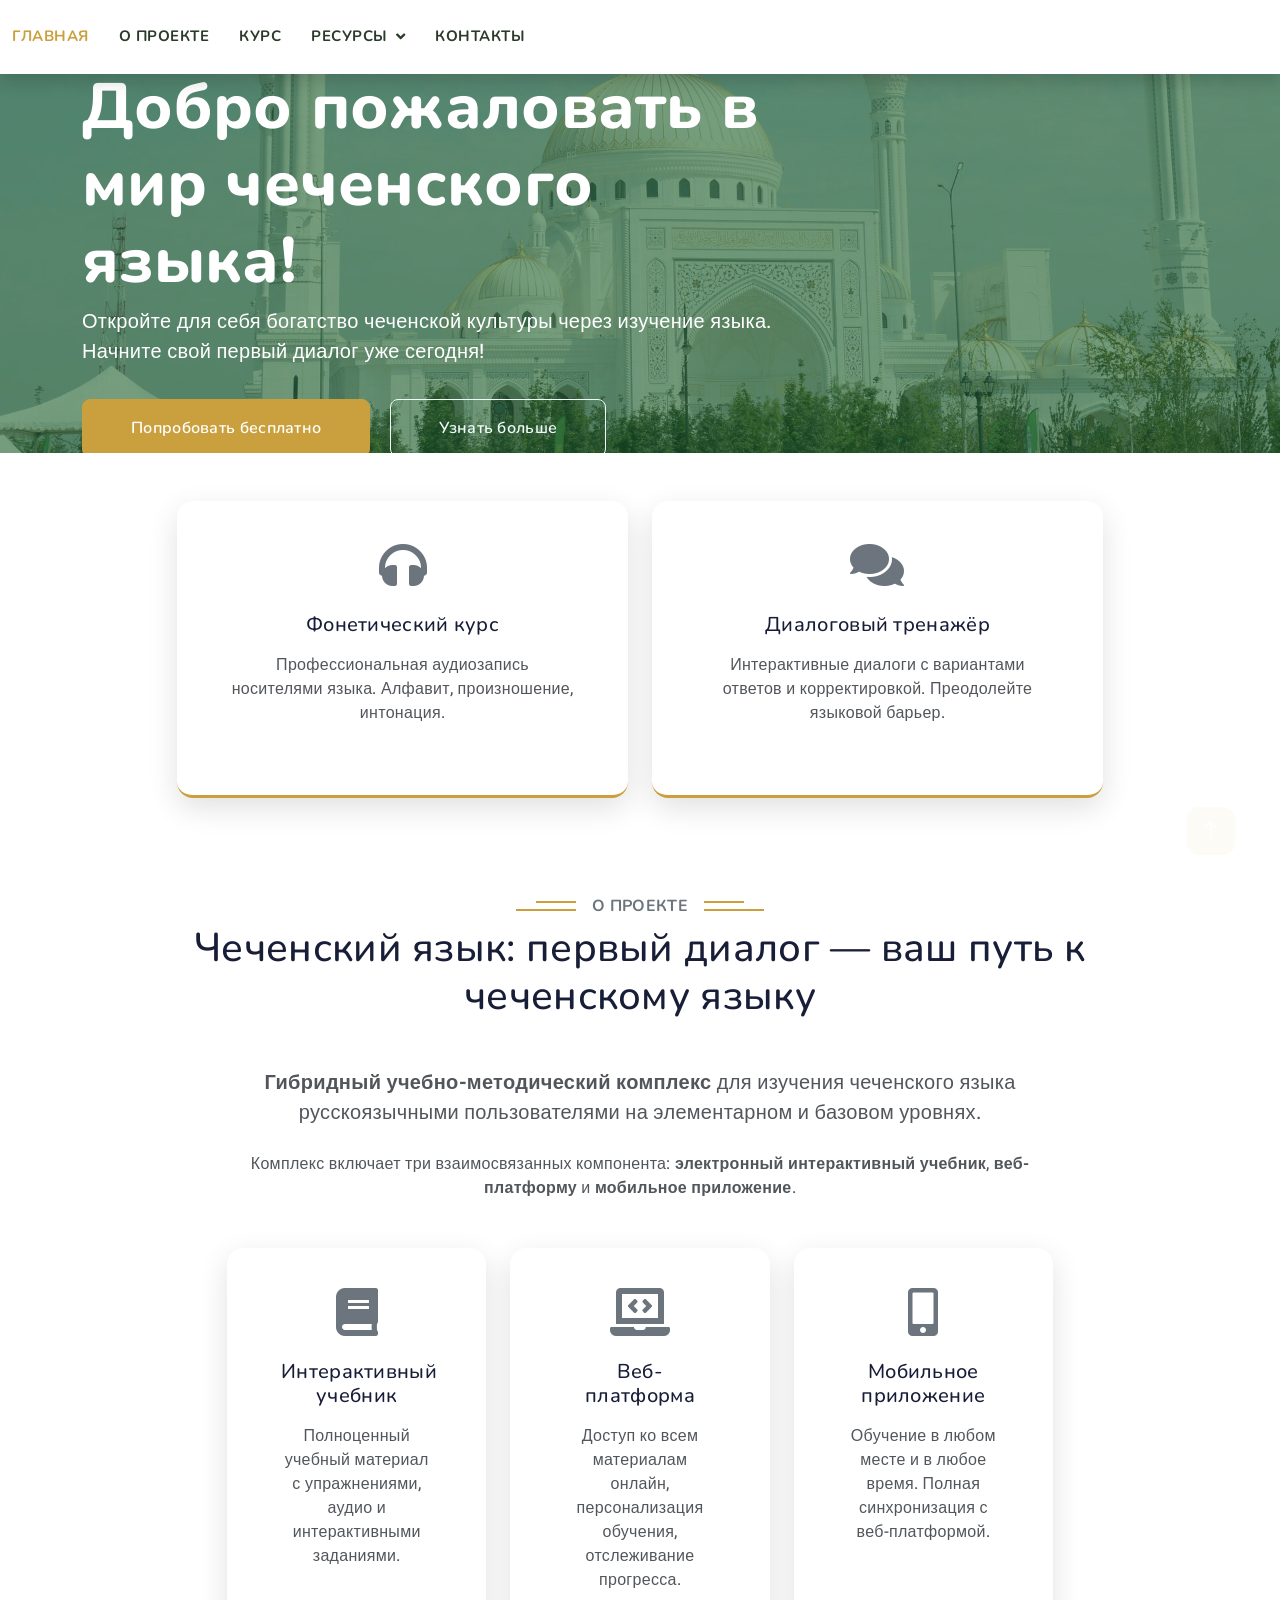
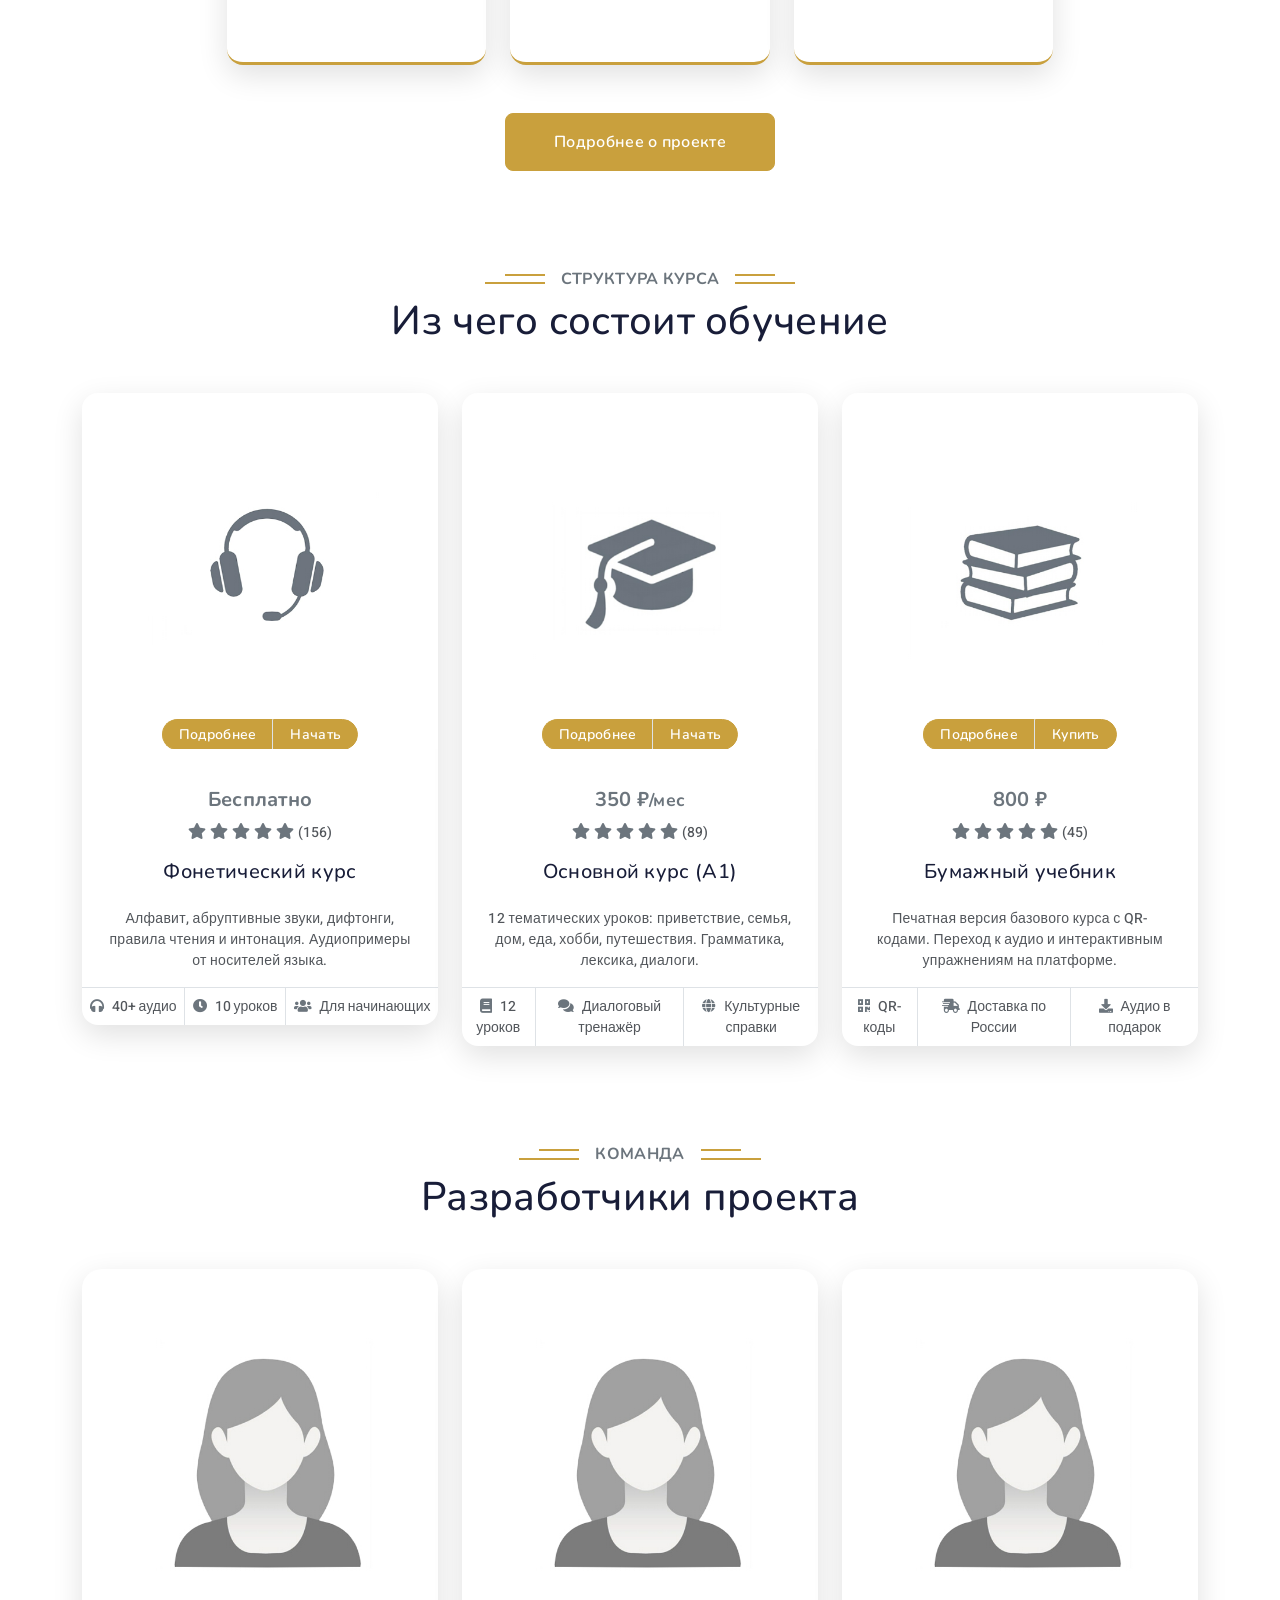
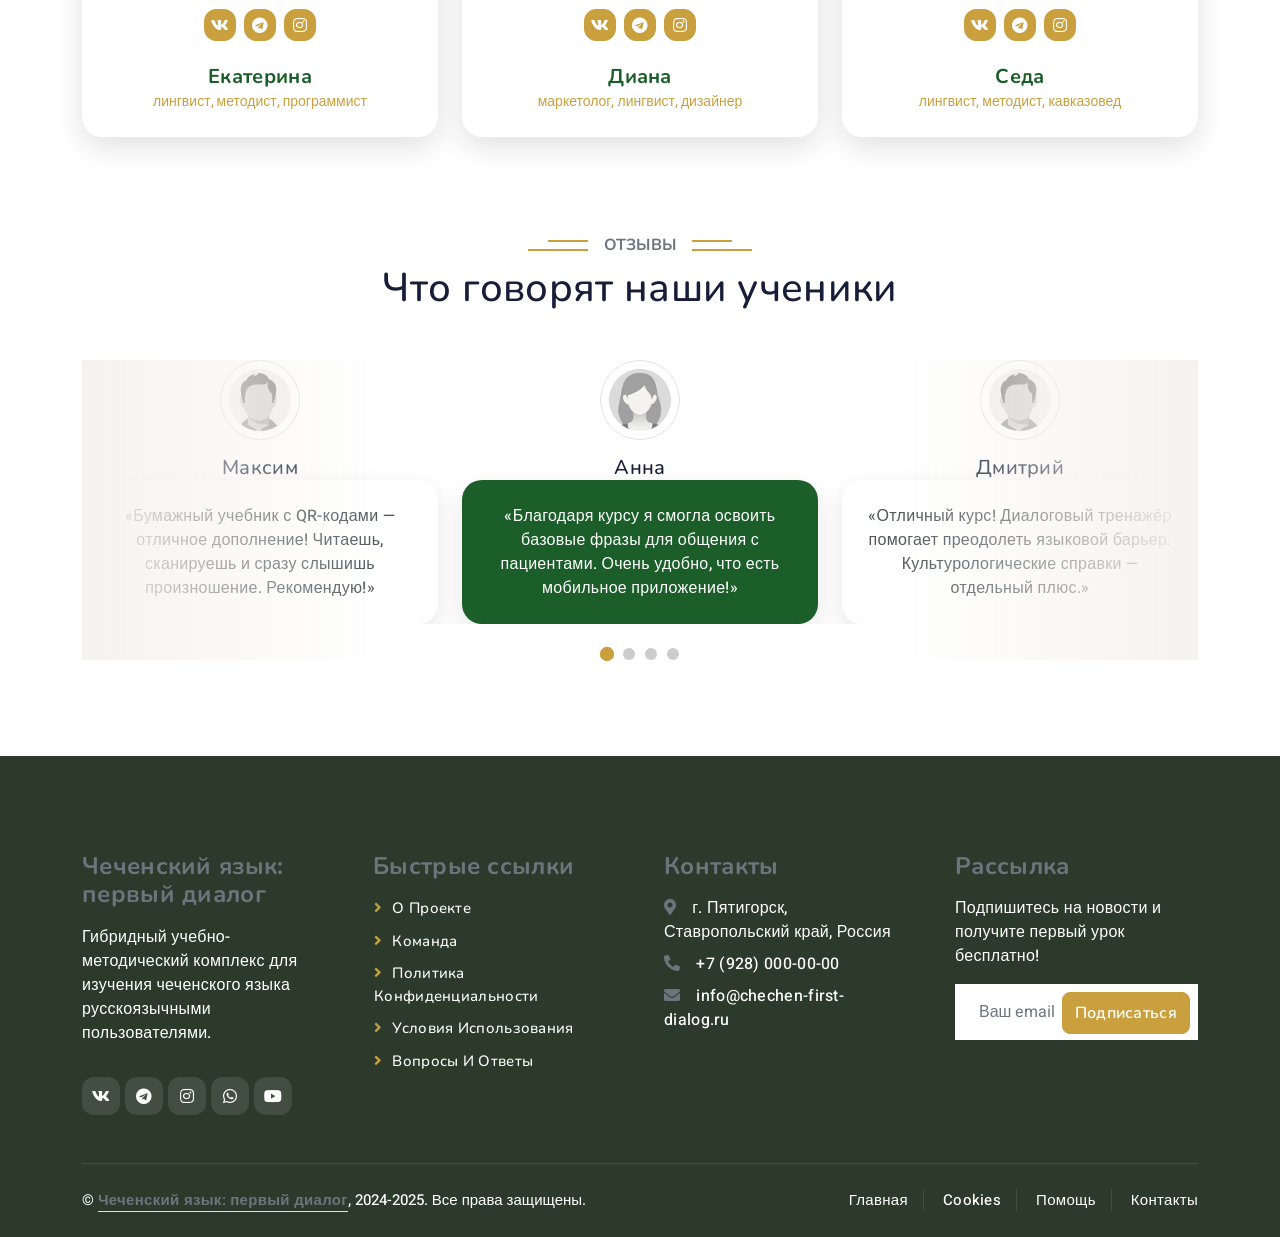
<file: index.html>
<!DOCTYPE html>
<html lang="ru">

<head>
    <meta charset="utf-8">
    <title>Чеченский язык: первый диалог | Изучение чеченского языка онлайн</title>
    <meta content="width=device-width, initial-scale=1.0" name="viewport">
    <meta content="Изучение чеченского языка, чеченский язык, Нохчийн мотт, обучение чеченскому, диалоговый тренажер" name="keywords">
    <meta content="Чеченский язык: первый диалог — гибридный учебно-методический комплекс для изучения чеченского языка русскоязычными пользователями. Интерактивный учебник, веб-платформа, мобильное приложение." name="description">

    <!-- Favicon -->
    <link href="img/favicon.ico" rel="icon">

    <!-- Google Web Fonts -->
    <link rel="preconnect" href="https://fonts.googleapis.com">
    <link rel="preconnect" href="https://fonts.gstatic.com" crossorigin>
    <link href="https://fonts.googleapis.com/css2?family=Heebo:wght@400;500;600&family=Nunito:wght@600;700;800&display=swap" rel="stylesheet">

    <!-- Icon Font Stylesheet -->
    <link href="https://cdnjs.cloudflare.com/ajax/libs/font-awesome/5.10.0/css/all.min.css" rel="stylesheet">
    <link href="https://cdn.jsdelivr.net/npm/bootstrap-icons@1.4.1/font/bootstrap-icons.css" rel="stylesheet">

    <!-- Libraries Stylesheet -->
    <link href="lib/animate/animate.min.css" rel="stylesheet">
    <link href="lib/owlcarousel/assets/owl.carousel.min.css" rel="stylesheet">

    <!-- Customized Bootstrap Stylesheet -->
    <link href="css/bootstrap.min.css" rel="stylesheet">

    <!-- Template Stylesheet -->
    <link href="css/style.css" rel="stylesheet">
    
    <style>
        .header-carousel .owl-nav {
            display: none !important;
        }
        .header-carousel .owl-dots {
            display: none !important;
        }
        .section-spacer {
            padding-top: 60px;
        }
        @media (max-width: 768px) {
            .section-spacer {
                padding-top: 40px;
            }
        }
        .about-content {
            padding-left: 30px;
            padding-right: 30px;
        }
        @media (min-width: 992px) {
            .about-content {
                padding-left: 60px;
                padding-right: 60px;
            }
        }
        .about-cards .service-item {
            max-width: 320px;
            margin-left: auto;
            margin-right: auto;
        }
        .service-item,
        .course-item,
        .team-item,
        .testimonial-text,
        .pricing-card,
        .icon-card {
            box-shadow: 0 10px 30px rgba(0, 0, 0, 0.12) !important;
            transition: box-shadow 0.3s ease, transform 0.3s ease;
        }
        .service-item:hover,
        .course-item:hover,
        .team-item:hover {
            box-shadow: 0 20px 40px rgba(0, 0, 0, 0.2) !important;
            transform: translateY(-5px);
        }
        .testimonial-text {
            box-shadow: 0 8px 25px rgba(0, 0, 0, 0.1) !important;
        }
        @media (max-width: 768px) {
            .header-carousel .owl-carousel-item img {
                max-height: 350px;
            }
            .team-item .overflow-hidden img {
                max-height: 200px;
            }
            .course-item .position-relative.overflow-hidden img {
                max-height: 140px;
            }
            .about-content {
                padding-left: 15px;
                padding-right: 15px;
            }
        }

        .service-item.clickable {
            cursor: pointer;
            text-decoration: none;
            color: inherit;
            display: block;
        }
        .service-item.clickable:hover {
            text-decoration: none;
            color: inherit;
        }

        /* Стили для невидимого логотипа */
        .navbar-brand {
            display: none !important;
        }
        
        .navbar-logo {
            color: white !important;
            background: transparent !important;
            text-shadow: none !important;
            opacity: 0 !important;
            pointer-events: none !important;
            user-select: none !important;
            margin-right: 10px;
            font-size: 0.1px;
        }

        .navbar-nav {
            margin-left: 0 !important;
        }
        
        .navbar-collapse {
            justify-content: flex-start;
        }
        
        .navbar-nav .nav-link {
            font-family: 'Nunito', sans-serif !important;
            font-weight: 700 !important;
            font-size: 15px !important;
            letter-spacing: 0.5px !important;
            text-transform: uppercase !important;
        }
    </style>
</head>

<body>
    <div id="spinner" class="show bg-white position-fixed translate-middle w-100 vh-100 top-50 start-50 d-flex align-items-center justify-content-center">
        <div class="spinner-border text-secondary" style="width: 3rem; height: 3rem;" role="status">
            <span class="sr-only">Загрузка...</span>
        </div>
    </div>

    <nav class="navbar navbar-expand-lg bg-white navbar-light shadow sticky-top p-0">
        <button type="button" class="navbar-toggler me-4" data-bs-toggle="collapse" data-bs-target="#navbarCollapse">
            <span class="navbar-toggler-icon"></span>
        </button>
        <div class="collapse navbar-collapse" id="navbarCollapse">
            <div class="navbar-nav p-4 p-lg-0">
                <!-- Абсолютно белый, невидимый логотип -->
                <span class="navbar-logo">Логотип</span>
                <a href="index.html" class="nav-item nav-link active">Главная</a>
                <a href="about.html" class="nav-item nav-link">О проекте</a>
                <a href="404.html" class="nav-item nav-link">Курс</a>
                <div class="nav-item dropdown">
                    <a href="#" class="nav-link dropdown-toggle" data-bs-toggle="dropdown">Ресурсы</a>
                    <div class="dropdown-menu fade-down m-0">
                        <a href="team.html" class="dropdown-item">Команда</a>
                        <a href="testimonial.html" class="dropdown-item">Отзывы</a>
                        <a href="404.html" class="dropdown-item">Структура курса</a>
                    </div>
                </div>
                <a href="contact.html" class="nav-item nav-link">Контакты</a>
            </div>
        </div>
    </nav>

    <div class="container-fluid p-0">
        <div class="owl-carousel header-carousel position-relative">
            <div class="owl-carousel-item position-relative">
                <img class="img-fluid" src="img/carousel-1.jpg" alt="Изучение чеченского языка">
                <div class="position-absolute top-0 start-0 w-100 h-100 d-flex align-items-center" style="background: rgba(27, 94, 42, 0.6);">
                    <div class="container">
                        <div class="row justify-content-start">
                            <div class="col-sm-10 col-lg-8">
                                <h1 class="display-3 text-white animated slideInDown">Добро пожаловать в мир чеченского языка!</h1>
                                <p class="fs-5 text-white mb-4 pb-2">Откройте для себя богатство чеченской культуры через изучение языка. Начните свой первый диалог уже сегодня!</p>
                                <a href="" class="btn btn-secondary py-md-3 px-md-5 me-3 animated slideInLeft">Попробовать бесплатно</a>
                                <a href="" class="btn btn-outline-light py-md-3 px-md-5 animated slideInRight">Узнать больше</a>
                            </div>
                        </div>
                    </div>
                </div>
            </div>
        </div>
    </div>

    <div class="container-xxl py-5 section-spacer">
        <div class="container">
            <div class="row g-4 justify-content-center">
                <div class="col-lg-5 col-sm-6 wow fadeInUp" data-wow-delay="0.1s">
                    <div class="service-item text-center pt-3 h-100">
                        <div class="p-4">
                            <i class="fas fa-3x fa-headphones text-secondary mb-4"></i>
                            <h5 class="mb-3">Фонетический курс</h5>
                            <p>Профессиональная аудиозапись носителями языка. Алфавит, произношение, интонация.</p>
                        </div>
                    </div>
                </div>
                <div class="col-lg-5 col-sm-6 wow fadeInUp" data-wow-delay="0.3s">
                    <a href="dialog-trainer.html" class="service-item text-center pt-3 h-100 clickable">
                        <div class="p-4">
                            <i class="fas fa-3x fa-comments text-secondary mb-4"></i>
                            <h5 class="mb-3">Диалоговый тренажёр</h5>
                            <p>Интерактивные диалоги с вариантами ответов и корректировкой. Преодолейте языковой барьер.</p>
                        </div>
                    </a>
                </div>
            </div>
        </div>
    </div>

    <div class="container-xxl py-5">
        <div class="container">
            <div class="text-center wow fadeInUp" data-wow-delay="0.1s">
                <h6 class="section-title bg-white text-center text-secondary px-3">О проекте</h6>
                <h1 class="mb-5">Чеченский язык: первый диалог — ваш путь к чеченскому языку</h1>
            </div>
            <div class="row justify-content-center about-content">
                <div class="col-lg-10 wow fadeInUp" data-wow-delay="0.3s">
                    <p class="mb-4 text-center fs-5"><strong>Гибридный учебно-методический комплекс</strong> для изучения чеченского языка русскоязычными пользователями на элементарном и базовом уровнях.</p>
                    <p class="mb-5 text-center">Комплекс включает три взаимосвязанных компонента: <strong>электронный интерактивный учебник</strong>, <strong>веб-платформу</strong> и <strong>мобильное приложение</strong>.</p>
                    
                    <div class="row g-4 justify-content-center about-cards">
                        <div class="col-md-4">
                            <div class="service-item text-center pt-3 h-100">
                                <div class="p-4">
                                    <i class="fas fa-3x fa-book text-secondary mb-4"></i>
                                    <h5 class="mb-3">Интерактивный учебник</h5>
                                    <p>Полноценный учебный материал с упражнениями, аудио и интерактивными заданиями.</p>
                                </div>
                            </div>
                        </div>
                        <div class="col-md-4">
                            <div class="service-item text-center pt-3 h-100">
                                <div class="p-4">
                                    <i class="fas fa-3x fa-laptop-code text-secondary mb-4"></i>
                                    <h5 class="mb-3">Веб-платформа</h5>
                                    <p>Доступ ко всем материалам онлайн, персонализация обучения, отслеживание прогресса.</p>
                                </div>
                            </div>
                        </div>
                        <div class="col-md-4">
                            <div class="service-item text-center pt-3 h-100">
                                <div class="p-4">
                                    <i class="fas fa-3x fa-mobile-alt text-secondary mb-4"></i>
                                    <h5 class="mb-3">Мобильное приложение</h5>
                                    <p>Обучение в любом месте и в любое время. Полная синхронизация с веб-платформой.</p>
                                </div>
                            </div>
                        </div>
                    </div>
                    
                    <div class="text-center mt-5">
                        <a class="btn btn-secondary py-3 px-5" href="about.html">Подробнее о проекте</a>
                    </div>
                </div>
            </div>
        </div>
    </div>

    <div class="container-xxl py-5">
        <div class="container">
            <div class="text-center wow fadeInUp" data-wow-delay="0.1s">
                <h6 class="section-title bg-white text-center text-secondary px-3">Структура курса</h6>
                <h1 class="mb-5">Из чего состоит обучение</h1>
            </div>
            <div class="row g-4 justify-content-center">
                <div class="col-lg-4 col-md-6 wow fadeInUp" data-wow-delay="0.1s">
                    <div class="course-item bg-white">
                        <div class="position-relative overflow-hidden">
                            <img class="img-fluid" src="img/course-1.jpg" alt="Фонетический курс">
                            <div class="w-100 d-flex justify-content-center position-absolute start-0 mb-4" style="bottom: -25px !important; left: 0; right: 0;">
                                <a href="404.html" class="flex-shrink-0 btn btn-sm btn-secondary px-3 border-end" style="border-radius: 30px 0 0 30px;">Подробнее</a>
                                <a href="404.html" class="flex-shrink-0 btn btn-sm btn-secondary px-3" style="border-radius: 0 30px 30px 0;">Начать</a>
                            </div>
                        </div>
                        <div class="text-center p-4 pb-0" style="margin-top: 15px;">
                            <h3 class="mb-0 course-price text-secondary">Бесплатно</h3>
                            <div class="mb-3 mt-2">
                                <i class="fas fa-star text-secondary"></i>
                                <i class="fas fa-star text-secondary"></i>
                                <i class="fas fa-star text-secondary"></i>
                                <i class="fas fa-star text-secondary"></i>
                                <i class="fas fa-star text-secondary"></i>
                                <small>(156)</small>
                            </div>
                            <h5 class="mb-4">Фонетический курс</h5>
                            <p class="small">Алфавит, абруптивные звуки, дифтонги, правила чтения и интонация. Аудиопримеры от носителей языка.</p>
                        </div>
                        <div class="d-flex border-top">
                            <small class="flex-fill text-center border-end py-2"><i class="fas fa-headphones text-secondary me-2"></i>40+ аудио</small>
                            <small class="flex-fill text-center border-end py-2"><i class="fas fa-clock text-secondary me-2"></i>10 уроков</small>
                            <small class="flex-fill text-center py-2"><i class="fas fa-users text-secondary me-2"></i>Для начинающих</small>
                        </div>
                    </div>
                </div>
                <div class="col-lg-4 col-md-6 wow fadeInUp" data-wow-delay="0.3s">
                    <div class="course-item bg-white">
                        <div class="position-relative overflow-hidden">
                            <img class="img-fluid" src="img/course-2.jpg" alt="Основной курс">
                            <div class="w-100 d-flex justify-content-center position-absolute start-0 mb-4" style="bottom: -25px !important; left: 0; right: 0;">
                                <a href="404.html" class="flex-shrink-0 btn btn-sm btn-secondary px-3 border-end" style="border-radius: 30px 0 0 30px;">Подробнее</a>
                                <a href="404.html" class="flex-shrink-0 btn btn-sm btn-secondary px-3" style="border-radius: 0 30px 30px 0;">Начать</a>
                            </div>
                        </div>
                        <div class="text-center p-4 pb-0" style="margin-top: 15px;">
                            <h3 class="mb-0 course-price text-secondary">350 ₽<small>/мес</small></h3>
                            <div class="mb-3 mt-2">
                                <i class="fas fa-star text-secondary"></i>
                                <i class="fas fa-star text-secondary"></i>
                                <i class="fas fa-star text-secondary"></i>
                                <i class="fas fa-star text-secondary"></i>
                                <i class="fas fa-star text-secondary"></i>
                                <small>(89)</small>
                            </div>
                            <h5 class="mb-4">Основной курс (А1)</h5>
                            <p class="small">12 тематических уроков: приветствие, семья, дом, еда, хобби, путешествия. Грамматика, лексика, диалоги.</p>
                        </div>
                        <div class="d-flex border-top">
                            <small class="flex-fill text-center border-end py-2"><i class="fas fa-book text-secondary me-2"></i>12 уроков</small>
                            <small class="flex-fill text-center border-end py-2"><i class="fas fa-comments text-secondary me-2"></i>Диалоговый тренажёр</small>
                            <small class="flex-fill text-center py-2"><i class="fas fa-globe text-secondary me-2"></i>Культурные справки</small>
                        </div>
                    </div>
                </div>
                <div class="col-lg-4 col-md-6 wow fadeInUp" data-wow-delay="0.5s">
                    <div class="course-item bg-white">
                        <div class="position-relative overflow-hidden">
                            <img class="img-fluid" src="img/course-3.jpg" alt="Бумажный учебник">
                            <div class="w-100 d-flex justify-content-center position-absolute start-0 mb-4" style="bottom: -25px !important; left: 0; right: 0;">
                                <a href="404.html" class="flex-shrink-0 btn btn-sm btn-secondary px-3 border-end" style="border-radius: 30px 0 0 30px;">Подробнее</a>
                                <a href="404.html" class="flex-shrink-0 btn btn-sm btn-secondary px-3" style="border-radius: 0 30px 30px 0;">Купить</a>
                            </div>
                        </div>
                        <div class="text-center p-4 pb-0" style="margin-top: 15px;">
                            <h3 class="mb-0 course-price text-secondary">800 ₽</h3>
                            <div class="mb-3 mt-2">
                                <i class="fas fa-star text-secondary"></i>
                                <i class="fas fa-star text-secondary"></i>
                                <i class="fas fa-star text-secondary"></i>
                                <i class="fas fa-star text-secondary"></i>
                                <i class="fas fa-star text-secondary"></i>
                                <small>(45)</small>
                            </div>
                            <h5 class="mb-4">Бумажный учебник</h5>
                            <p class="small">Печатная версия базового курса с QR-кодами. Переход к аудио и интерактивным упражнениям на платформе.</p>
                        </div>
                        <div class="d-flex border-top">
                            <small class="flex-fill text-center border-end py-2"><i class="fas fa-qrcode text-secondary me-2"></i>QR-коды</small>
                            <small class="flex-fill text-center border-end py-2"><i class="fas fa-shipping-fast text-secondary me-2"></i>Доставка по России</small>
                            <small class="flex-fill text-center py-2"><i class="fas fa-download text-secondary me-2"></i>Аудио в подарок</small>
                        </div>
                    </div>
                </div>
            </div>
        </div>
    </div>

    <div class="container-xxl py-5">
        <div class="container">
            <div class="text-center wow fadeInUp" data-wow-delay="0.1s">
                <h6 class="section-title bg-white text-center text-secondary px-3">Команда</h6>
                <h1 class="mb-5">Разработчики проекта</h1>
            </div>
            <div class="row g-4 justify-content-center">
                <div class="col-lg-4 col-md-6 wow fadeInUp" data-wow-delay="0.1s">
                    <div class="team-item bg-white">
                        <div class="overflow-hidden" style="border-radius: 20px 20px 0 0;">
                            <img class="img-fluid" src="img/team-1.jpg" alt="Екатерина">
                        </div>
                        <div class="position-relative d-flex justify-content-center" style="margin-top: -23px;">
                            <div class="bg-white d-flex justify-content-center pt-2 px-1">
                                <a class="btn btn-sm-square btn-secondary mx-1" href=""><i class="fab fa-vk"></i></a>
                                <a class="btn btn-sm-square btn-secondary mx-1" href=""><i class="fab fa-telegram"></i></a>
                                <a class="btn btn-sm-square btn-secondary mx-1" href=""><i class="fab fa-instagram"></i></a>
                            </div>
                        </div>
                        <div class="text-center p-4">
                            <h5 class="mb-0 team-name">Екатерина</h5>
                            <small class="team-position">лингвист, методист, программист</small>
                        </div>
                    </div>
                </div>
                <div class="col-lg-4 col-md-6 wow fadeInUp" data-wow-delay="0.3s">
                    <div class="team-item bg-white">
                        <div class="overflow-hidden" style="border-radius: 20px 20px 0 0;">
                            <img class="img-fluid" src="img/team-2.jpg" alt="Диана">
                        </div>
                        <div class="position-relative d-flex justify-content-center" style="margin-top: -23px;">
                            <div class="bg-white d-flex justify-content-center pt-2 px-1">
                                <a class="btn btn-sm-square btn-secondary mx-1" href=""><i class="fab fa-vk"></i></a>
                                <a class="btn btn-sm-square btn-secondary mx-1" href=""><i class="fab fa-telegram"></i></a>
                                <a class="btn btn-sm-square btn-secondary mx-1" href=""><i class="fab fa-instagram"></i></a>
                            </div>
                        </div>
                        <div class="text-center p-4">
                            <h5 class="mb-0 team-name">Диана</h5>
                            <small class="team-position">маркетолог, лингвист, дизайнер</small>
                        </div>
                    </div>
                </div>
                <div class="col-lg-4 col-md-6 wow fadeInUp" data-wow-delay="0.5s">
                    <div class="team-item bg-white">
                        <div class="overflow-hidden" style="border-radius: 20px 20px 0 0;">
                            <img class="img-fluid" src="img/team-3.jpg" alt="Седа">
                        </div>
                        <div class="position-relative d-flex justify-content-center" style="margin-top: -23px;">
                            <div class="bg-white d-flex justify-content-center pt-2 px-1">
                                <a class="btn btn-sm-square btn-secondary mx-1" href=""><i class="fab fa-vk"></i></a>
                                <a class="btn btn-sm-square btn-secondary mx-1" href=""><i class="fab fa-telegram"></i></a>
                                <a class="btn btn-sm-square btn-secondary mx-1" href=""><i class="fab fa-instagram"></i></a>
                            </div>
                        </div>
                        <div class="text-center p-4">
                            <h5 class="mb-0 team-name">Седа</h5>
                            <small class="team-position">лингвист, методист, кавказовед</small>
                        </div>
                    </div>
                </div>
            </div>
        </div>
    </div>

    <div class="container-xxl py-5 wow fadeInUp" data-wow-delay="0.1s">
        <div class="container">
            <div class="text-center">
                <h6 class="section-title bg-white text-center text-secondary px-3">Отзывы</h6>
                <h1 class="mb-5">Что говорят наши ученики</h1>
            </div>
            <div class="owl-carousel testimonial-carousel position-relative">
                <div class="testimonial-item text-center">
                    <img class="border rounded-circle p-2 mx-auto mb-3" src="img/testimonial-1.jpg" style="width: 80px; height: 80px;">
                    <h5 class="mb-0">Анна</h5>
                    <div class="testimonial-text bg-white text-center p-4" style="border-radius: 20px;">
                        <p class="mb-0">«Благодаря курсу я смогла освоить базовые фразы для общения с пациентами. Очень удобно, что есть мобильное приложение!»</p>
                    </div>
                </div>
                <div class="testimonial-item text-center">
                    <img class="border rounded-circle p-2 mx-auto mb-3" src="img/testimonial-2.jpg" style="width: 80px; height: 80px;">
                    <h5 class="mb-0">Дмитрий</h5>
                    <div class="testimonial-text bg-white text-center p-4" style="border-radius: 20px;">
                        <p class="mb-0">«Отличный курс! Диалоговый тренажёр помогает преодолеть языковой барьер. Культурологические справки — отдельный плюс.»</p>
                    </div>
                </div>
                <div class="testimonial-item text-center">
                    <img class="border rounded-circle p-2 mx-auto mb-3" src="img/testimonial-3.jpg" style="width: 80px; height: 80px;">
                    <h5 class="mb-0">Елена</h5>
                    <div class="testimonial-text bg-white text-center p-4" style="border-radius: 20px;">
                        <p class="mb-0">«Как филолог, оценила системный подход. Фонетика разобрана великолепно — даже абруптивные звуки стало понятно!»</p>
                    </div>
                </div>
                <div class="testimonial-item text-center">
                    <img class="border rounded-circle p-2 mx-auto mb-3" src="img/testimonial-4.jpg" style="width: 80px; height: 80px;">
                    <h5 class="mb-0">Максим</h5>
                    <div class="testimonial-text bg-white text-center p-4" style="border-radius: 20px;">
                        <p class="mb-0">«Бумажный учебник с QR-кодами — отличное дополнение! Читаешь, сканируешь и сразу слышишь произношение. Рекомендую!»</p>
                    </div>
                </div>
            </div>
        </div>
    </div>

    <div class="container-fluid footer pt-5 mt-5 wow fadeIn" data-wow-delay="0.1s">
        <div class="container py-5">
            <div class="row g-5">
                <div class="col-lg-3 col-md-6">
                    <h4 class="text-secondary mb-3">Чеченский язык: первый диалог</h4>
                    <p class="mb-4">Гибридный учебно-методический комплекс для изучения чеченского языка русскоязычными пользователями.</p>
                    <div class="d-flex pt-2">
                        <a class="btn btn-outline-light btn-social" href=""><i class="fab fa-vk"></i></a>
                        <a class="btn btn-outline-light btn-social" href=""><i class="fab fa-telegram"></i></a>
                        <a class="btn btn-outline-light btn-social" href=""><i class="fab fa-instagram"></i></a>
                        <a class="btn btn-outline-light btn-social" href=""><i class="fab fa-whatsapp"></i></a>
                        <a class="btn btn-outline-light btn-social" href=""><i class="fab fa-youtube"></i></a>
                    </div>
                </div>
                <div class="col-lg-3 col-md-6">
                    <h4 class="text-secondary mb-3">Быстрые ссылки</h4>
                    <a class="btn btn-link" href="about.html">О проекте</a>
                    <a class="btn btn-link" href="team.html">Команда</a>
                    <a class="btn btn-link" href="404.html">Политика конфиденциальности</a>
                    <a class="btn btn-link" href="404.html">Условия использования</a>
                    <a class="btn btn-link" href="404.html">Вопросы и ответы</a>
                </div>
                <div class="col-lg-3 col-md-6">
                    <h4 class="text-secondary mb-3">Контакты</h4>
                    <p class="mb-2"><i class="fa fa-map-marker-alt text-secondary me-3"></i>г. Пятигорск, Ставропольский край, Россия</p>
                    <p class="mb-2"><i class="fa fa-phone-alt text-secondary me-3"></i>+7 (928) 000-00-00</p>
                    <p class="mb-2"><i class="fa fa-envelope text-secondary me-3"></i>info@chechen-first-dialog.ru</p>
                </div>
                <div class="col-lg-3 col-md-6">
                    <h4 class="text-secondary mb-3">Рассылка</h4>
                    <p>Подпишитесь на новости и получите первый урок бесплатно!</p>
                    <div class="position-relative mx-auto" style="max-width: 400px;">
                        <input class="form-control border-0 w-100 py-3 ps-4 pe-5" type="text" placeholder="Ваш email">
                        <button type="button" class="btn btn-secondary py-2 position-absolute top-0 end-0 mt-2 me-2">Подписаться</button>
                    </div>
                </div>
            </div>
        </div>
        <div class="container">
            <div class="copyright">
                <div class="row">
                    <div class="col-md-6 text-center text-md-start mb-3 mb-md-0">
                        &copy; <a class="border-bottom text-secondary" href="#">Чеченский язык: первый диалог</a>, 2024-2025. Все права защищены.
                    </div>
                    <div class="col-md-6 text-center text-md-end">
                        <div class="footer-menu">
                            <a href="index.html">Главная</a>
                            <a href="404.html">Cookies</a>
                            <a href="404.html">Помощь</a>
                            <a href="contact.html">Контакты</a>
                        </div>
                    </div>
                </div>
            </div>
        </div>
    </div>

    <a href="#" class="btn btn-lg btn-secondary btn-lg-square back-to-top"><i class="bi bi-arrow-up"></i></a>

    <script src="https://code.jquery.com/jquery-3.4.1.min.js"></script>
    <script src="https://cdn.jsdelivr.net/npm/bootstrap@5.0.0/dist/js/bootstrap.bundle.min.js"></script>
    <script src="lib/wow/wow.min.js"></script>
    <script src="lib/easing/easing.min.js"></script>
    <script src="lib/waypoints/waypoints.min.js"></script>
    <script src="lib/owlcarousel/owl.carousel.min.js"></script>
    <script src="js/main.js"></script>
</body>

</html>
</file>
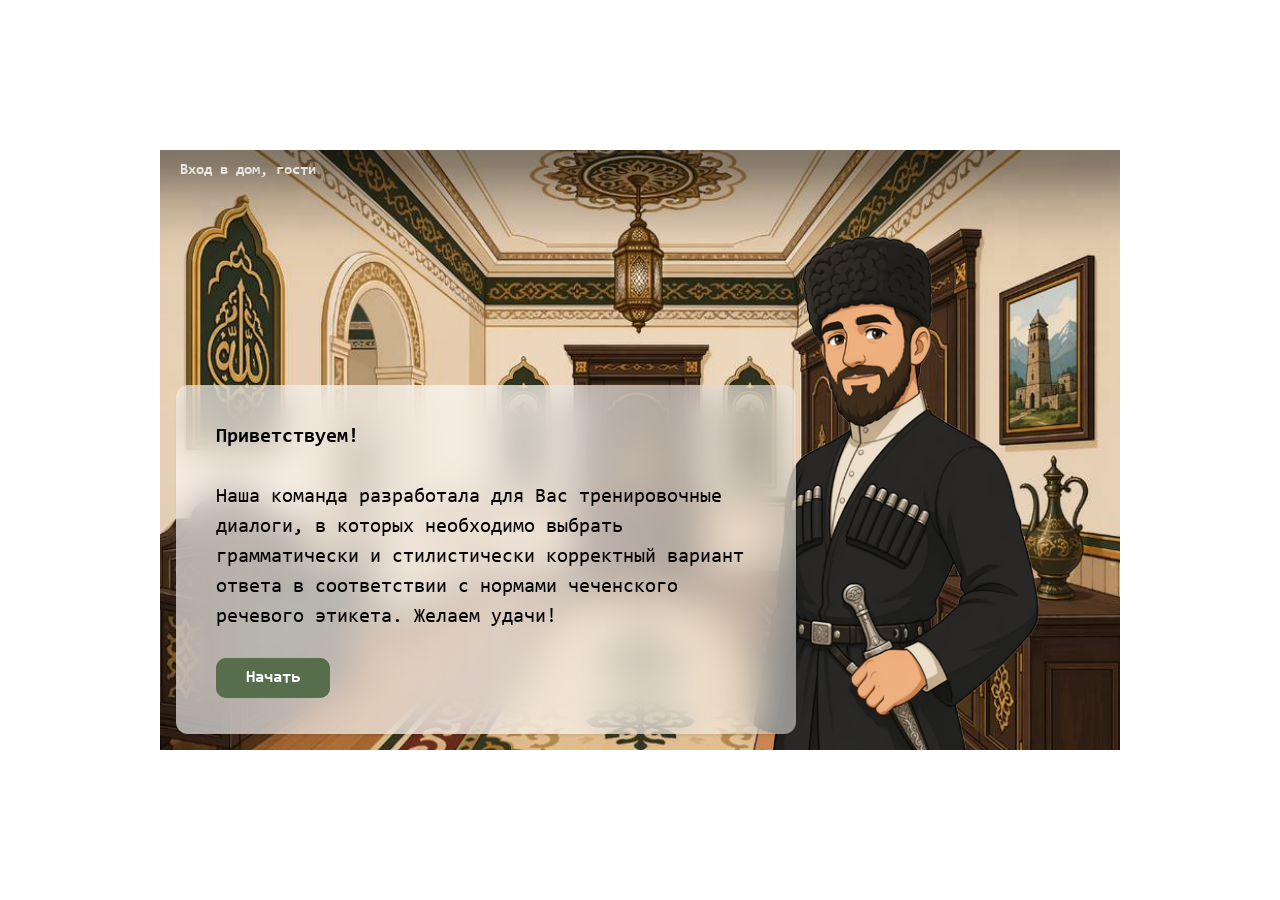
<file: dialogs/enter/index.html>
<!DOCTYPE html>
<!-- Created with iSpring --><!-- 960 600 --><!--version 11.7.0.5 --><!--type html --><!--mainFolder ./ --><!--content scenario -->
<html style="background-color:#ffffff;">
<head>

	<meta http-equiv="Content-Type" content="text/html;charset=utf-8"/>
	<meta name="viewport" content="width=device-width,initial-scale=1,minimum-scale=1,maximum-scale=1,user-scalable=no"/>
	<meta name="format-detection" content="telephone=no"/>
	<meta name="apple-mobile-web-app-capable" content="yes"/>
	<meta name="apple-mobile-web-app-status-bar-style" content="black"/>
	<meta http-equiv="X-UA-Compatible" content="IE=edge"/>
	<meta name="msapplication-tap-highlight" content="no" />
	<title>Вход в дом, гости</title>
	<link rel="apple-touch-icon-precomposed" href=""/>
	<link rel="shortcut icon" type="image/ico" href=""/>
	
	<style>html, body {background-color:#ffffff;}
		#preloader {
			width: 50px;
			height: 50px;
			position: absolute;
			top: 0;
			left: 0;
			bottom: 0;
			right: 0;
			margin: auto;
			border-radius: 10px;
			background-color: rgba(0, 0, 0, 0.5);
		}

		#preloader::after {
			content: '';
			position: absolute;
			background: url([data-uri]);
			background-size: cover;
			top: 0;
			left: 0;
			bottom: 0;
			right: 0;
			animation: preloader_spin 1s infinite linear;
			-webkit-animation: preloader_spin 1s infinite linear;
		}

		@keyframes preloader_spin { 0% {transform: rotate(0deg);} 100% {transform: rotate(360deg);} }
		@-webkit-keyframes preloader_spin { 0% {-webkit-transform: rotate(0deg);} 100% {-webkit-transform: rotate(360deg);}}
    </style>
</head>
<body>
<div id="preloader"></div>
<script src="data/browsersupport.js?89D21761"></script><script src="data/player.js?8014A1C6"></script>
<div id="content"></div>
<script>
	(function(preinit){
		function start(savedScenarioState)
		{
			var scenarioJson = "[base64]/[base64]/[base64]/[base64]/[base64]/[base64]/[base64]/[base64]/[base64]/[base64]/0YDQvtC40LfQvdC+0YHQuNGC0YHRjyDQv9C+0YHQu9C1INGD0LPQvtGJ0LXQvdC40Y8uINCj0L/[base64]/0LXRgNC10LLQvtC00LjRgtGB0Y8g0LrQsNC6IMKr0L7QvSDQvdC4INC90LAg0YfRgtC+INC90LUg0LPQvtC00LXQvcK7INC4INCyINC60L7QvdGC0LXQutGB0YLQtSDQs9C+0YHRgtC10L/RgNC40LjQvNGB0YLQstCwINCy0L7RgdC/0YDQuNC90LjQvNCw0LXRgtGB0Y8g0LrQsNC6INC+0YHQutC+0YDQsdC70LXQvdC40LUg0YXQvtC30Y/[base64]/[base64]";
			var skinSettingsJson = {"buttonBorderRadius":10,"characterSpeech":{"type":"standard"},"colors":{"audio.playback":{"value":"#576D4C"},"audio.playback.background":{"alpha":"0.20000","value":"#000000"},"audio.playback.icon":{"value":"#FFFFFF"},"audio.preview.background":{"alpha":1,"value":"#4E5155"},"audio.preview.icon":{"alpha":"0.92000","value":"#FFFFFF"},"bullet.background":{"value":"#576D4C"},"bullet.text":{"value":"#FFFFFF"},"button.background.normal":{"alpha":1,"value":"#576D4C"},"button.background.over":{"alpha":1,"value":"#576D4C"},"button.border.normal":{"alpha":1,"value":"#576D4C"},"button.border.over":{"alpha":1,"value":"#576D4C"},"button.text.normal":{"value":"#FFFFFF"},"button.text.over":{"value":"#FFFFFF"},"characterSpeech.background":{"alpha":"0.94902","value":"#FFFFFF"},"characterSpeech.text":{"value":"#000000"},"hyperlinks":{"value":"#576D4C"},"message.background":{"alpha":"0.69804","value":"#FFFFFF"},"message.text":{"value":"#000000"},"pageBackground":{"value":"#FFFFFF"},"reply.background.normal":{"alpha":"0.89804","value":"#FFFFFF"},"reply.background.over":{"alpha":"0.40000","value":"#94A18E"},"reply.text":{"value":"#000000"},"title.background":{"alpha":"0.19216","value":"#34383D"},"title.text":{"value":"#E8E8E8"}},"fontFamily":"Consolas","message":{"type":"standard"},"moodMeter":{"type":"standard","visible":false},"previewReplyAudio":false,"reply":{"bullet":{"type":"numbers"},"type":"standard"},"showSelectedReply":false,"showTitle":true};
			var i18nJson = {"AUTHORIZATION_FORM_CAPTION":"Авторизация","AUTHORIZATION_FORM_ERROR_EMAIL":"Укажите правильный адрес электронной почты","AUTHORIZATION_FORM_ERROR_FIELD_REQUIRED":"Обязательное поле","AUTHORIZATION_FORM_SEND_TO_STUDENT_EMAIL_HINT":"Результаты будут отправлены на указанный email","AUTHORIZATION_FORM_TITLE":"Введите ваши данные","Player.Accessible.AnswerOptions":"Варианты ответов:","Player.Accessible.AriaLabelAudioPlayer":"Аудиоплеер","Player.Accessible.AriaLabelCharacterSpeech":"Речь персонажа","Player.Accessible.AriaLabelFinalScene":"Финальная сцена","Player.Accessible.AriaLabelFinalSceneButtons":"Кнопки финальной сцены","Player.Accessible.AriaLabelMessageButton":"Кнопка сообщения","Player.Accessible.AriaLabelScene":"Сцена","Player.Accessible.AriaLabelSceneMessage":"Сообщение сцены","Player.Accessible.AriaLabelSettings":"Настройки доступности","Player.Accessible.AriaLabelStartTalk":"Начать диалог","Player.Accessible.AriaLabelTopPanel":"Верхняя панель","Player.Accessible.AriaLabelTrialBanner":"Создано с помощью демоверсии iSpring Suite. Узнать больше","Player.Accessible.CharacterEmotion":"Эмоция персонажа:","Player.Accessible.GotoAccessibleMode":"В режим для слабовидящих","Player.Accessible.GotoNormalMode":"В режим полного плеера","Player.Accessible.HiddenLink":"Перейти к началу сцены","Player.Accessible.MoodAngry":"Разозлен","Player.Accessible.MoodHappy":"Счастлив","Player.Accessible.MoodNormal":"Нейтрален","Player.Accessible.MoodPuzzled":"Озадачен","Player.Accessible.MoodUnhappy":"Недоволен","Player.Accessible.UserScore":"Набрано баллов: %USER_SCORE%","Player.Accessible.UserScoreAndMax":"Набрано баллов: %USER_SCORE% из %MAX_SCORE%","Player.Application.Back":"Назад","Player.Button.Back":"Назад","Player.Button.Continue":"Продолжить","Player.Button.Finish":"Завершить","Player.Button.No":"Нет","Player.Button.OK":"ОК","Player.Button.Restart":"Начать сначала","Player.Button.Skip":"Пропустить","Player.Button.Yes":"Да","Player.Message.Btn.Text":"Подумать еще","Player.Message.Start.Btn.Text":"Начать","Player.Msg.ResumePrompt":"Хотите продолжить с того места, где остановились в прошлый раз?","Player.Msg.ResumePromptTitle":"Продолжение диалога","Player.Msg.SendReportToEmailFailed":"Не удалось отправить результаты на email. Попробовать еще раз?","Player.Msg.SendReportToUrlFailed":"Не удалось отправить результаты на сервер. Попробовать еще раз?","Player.Msg.SendingReport":"Отправка результатов…","Player.Msg.UserScoreTemplate(%USER_SCORE%)":"Ваш результат: %USER_SCORE%","Player.Msg.UserScoreWithMaxScoreTemplate(%USER_SCORE%)":"Ваш результат: %USER_SCORE% из %MAX_SCORE% баллов"};
			var reportTemplate = "<scenarioReportTemplate version=\"4\" xmlns=\"http:\/\/www.ispringsolutions.com\/talkmaster\/scenario\/1\"><templates><template id=\"useTakersEmailSettings\"><![CDATA[false]]><\/template><\/templates><messages><message id=\"from\"><![CDATA[iSpring Solutions]]><\/message><message id=\"subject\"><![CDATA[[%SIM_STATUS%] Результат диалога: &quot;%SIM_TITLE%&quot;]]><\/message><message id=\"user\"><![CDATA[Пользователь:]]><\/message><message id=\"userId\"><![CDATA[Id пользователя:]]><\/message><message id=\"disclaimer\"><![CDATA[Это автоматическое сообщение с отчетом о результатах диалога. Вы видите это сообщение, потому что автор диалога включил отправку результатов на ваш электронный адрес.]]><\/message><message id=\"gradedScenario\"><![CDATA[Оцениваемый диалог]]><\/message><message id=\"surveyScenario\"><![CDATA[Диалог]]><\/message><message id=\"userScore\"><![CDATA[Набранный балл:]]><\/message><message id=\"maxScore\"><![CDATA[Максимальный балл:]]><\/message><message id=\"passingScore\"><![CDATA[Проходной балл:]]><\/message><message id=\"duration\"><![CDATA[Продолжительность диалога:]]><\/message><message id=\"scenarioResult\"><![CDATA[Результат:]]><\/message><message id=\"passed\"><![CDATA[Диалог успешно пройден]]><\/message><message id=\"failed\"><![CDATA[Диалог не пройден]]><\/message><message id=\"finished\"><![CDATA[Диалог завершен]]><\/message><message id=\"score\"><![CDATA[Баллы:]]><\/message><message id=\"spentTimeFormat\"><![CDATA[%SPENT_TIME%]]><\/message><\/messages><\/scenarioReportTemplate>";
			var reportUrl = "https://s4.ispring.ru";

			ScenarioPlayerSolid.start("s_D80C3F8F-1ECC-4217-9B3B-8010B27A925D", scenarioJson, skinSettingsJson, i18nJson, "content", onPlayerInit, savedScenarioState, "always", 960, 600, reportTemplate, 0, reportUrl, false);
			function onPlayerInit(player)
			{
				(player);

				var preloader = document.getElementById("preloader");
				preloader.parentNode.removeChild(preloader);
			}
		}
		if (preinit)
		{
			preinit(start);
		}
		else
			start();
	})();
</script>
<!-- ============= СКРИПТ ДЛЯ УПРАВЛЕНИЯ ДИАЛОГОМ ============= -->
<script>
    (function() {
        var DIALOG_ID = 'enter';
        var isCompleted = false;

        function sendComplete() {
            if (isCompleted) return;
            isCompleted = true;
            if (window.parent) {
                window.parent.postMessage({
                    type: 'dialogComplete',
                    dialogId: DIALOG_ID
                }, '*');
            }
        }

        function sendReset() {
            if (window.parent) {
                window.parent.postMessage({
                    type: 'dialogReset',
                    dialogId: DIALOG_ID
                }, '*');
            }
        }

        function findButtons() {
            var buttons = document.querySelectorAll('button, a, .btn, [role="button"]');
            for (var i = 0; i < buttons.length; i++) {
                var text = buttons[i].textContent || '';
                
                if (text.indexOf('Завершить') !== -1 || 
                    text.indexOf('Готово') !== -1 || 
                    text.indexOf('Finish') !== -1 || 
                    text.indexOf('Complete') !== -1) {
                    if (!buttons[i]._handledFinish) {
                        buttons[i]._handledFinish = true;
                        var originalClick = buttons[i].onclick;
                        buttons[i].onclick = function(e) {
                            sendComplete();
                            if (originalClick) {
                                originalClick.call(this, e);
                            }
                        };
                    }
                }
                
                if (text.indexOf('Начать сначала') !== -1 || 
                    text.indexOf('Restart') !== -1 || 
                    text.indexOf('Start over') !== -1) {
                    if (!buttons[i]._handledReset) {
                        buttons[i]._handledReset = true;
                        var originalClickReset = buttons[i].onclick;
                        buttons[i].onclick = function(e) {
                            sendReset();
                            if (originalClickReset) {
                                originalClickReset.call(this, e);
                            }
                        };
                    }
                }
            }
        }

        var checkInterval = setInterval(function() {
            findButtons();
            var completeElements = document.querySelectorAll(
                '.complete-screen, .finish-screen, .result-screen, ' +
                '[class*="complete"], [class*="finish"], [class*="result"]'
            );
            for (var i = 0; i < completeElements.length; i++) {
                if (completeElements[i].offsetParent !== null) {
                    sendComplete();
                    break;
                }
            }
        }, 1000);

        setTimeout(function() {
            clearInterval(checkInterval);
        }, 60000);

        window.addEventListener('message', function(event) {
            var data = event.data;
            if (data && data.type === 'finish') {
                sendComplete();
            }
            if (data && data.type === 'restart') {
                sendReset();
            }
        });
    })();
</script>
<!-- ================================================================== -->
</body>
</html>
</file>
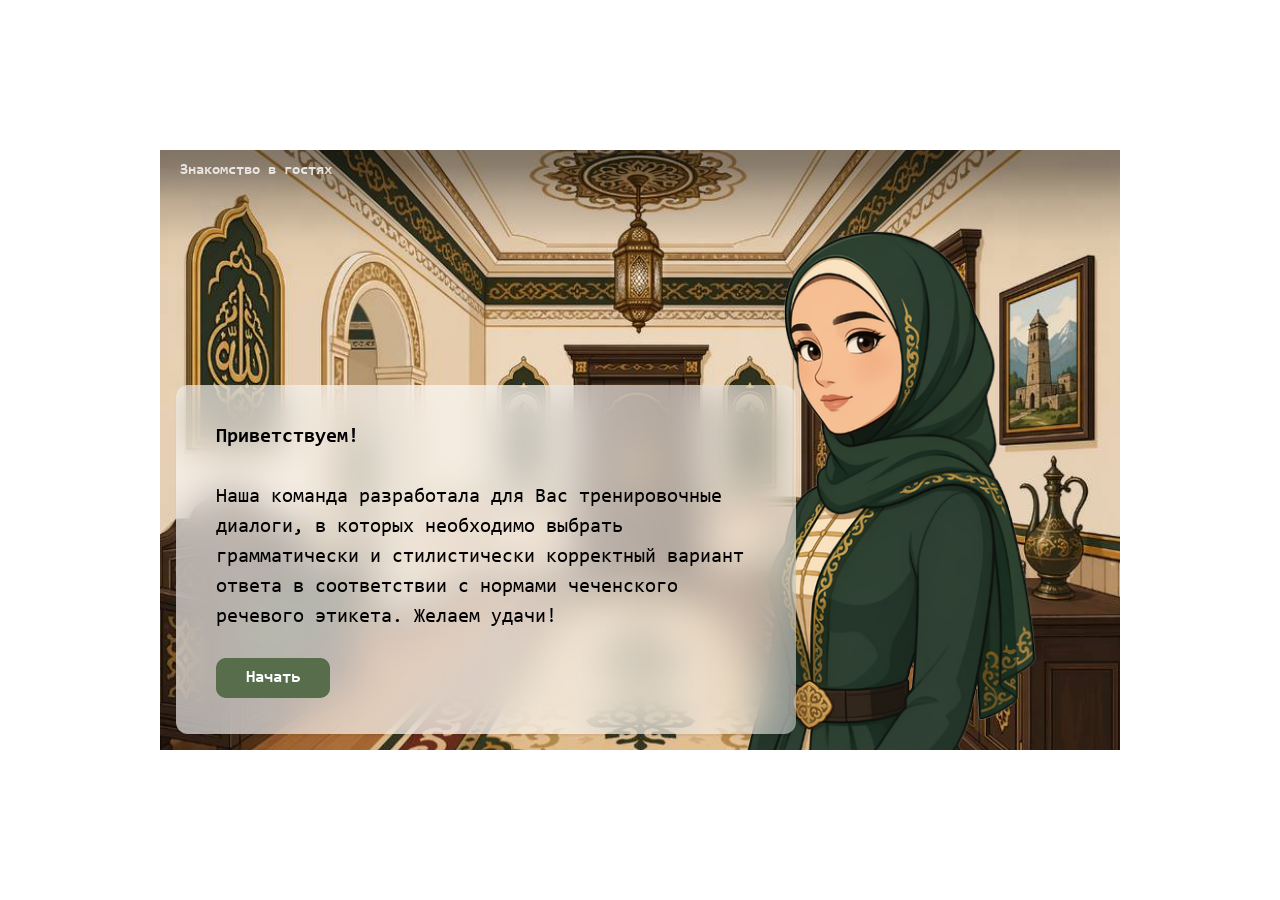
<file: dialogs/guest/index.html>
<!DOCTYPE html>
<!-- Created with iSpring --><!-- 960 600 --><!--version 11.7.0.5 --><!--type html --><!--mainFolder ./ --><!--content scenario -->
<html style="background-color:#ffffff;">
<head>

	<meta http-equiv="Content-Type" content="text/html;charset=utf-8"/>
	<meta name="viewport" content="width=device-width,initial-scale=1,minimum-scale=1,maximum-scale=1,user-scalable=no"/>
	<meta name="format-detection" content="telephone=no"/>
	<meta name="apple-mobile-web-app-capable" content="yes"/>
	<meta name="apple-mobile-web-app-status-bar-style" content="black"/>
	<meta http-equiv="X-UA-Compatible" content="IE=edge"/>
	<meta name="msapplication-tap-highlight" content="no" />
	<title>Знакомство в гостях</title>
	<link rel="apple-touch-icon-precomposed" href=""/>
	<link rel="shortcut icon" type="image/ico" href=""/>
	
	<style>html, body {background-color:#ffffff;}
		#preloader {
			width: 50px;
			height: 50px;
			position: absolute;
			top: 0;
			left: 0;
			bottom: 0;
			right: 0;
			margin: auto;
			border-radius: 10px;
			background-color: rgba(0, 0, 0, 0.5);
		}

		#preloader::after {
			content: '';
			position: absolute;
			background: url([data-uri]);
			background-size: cover;
			top: 0;
			left: 0;
			bottom: 0;
			right: 0;
			animation: preloader_spin 1s infinite linear;
			-webkit-animation: preloader_spin 1s infinite linear;
		}

		@keyframes preloader_spin { 0% {transform: rotate(0deg);} 100% {transform: rotate(360deg);} }
		@-webkit-keyframes preloader_spin { 0% {-webkit-transform: rotate(0deg);} 100% {-webkit-transform: rotate(360deg);}}
    </style>
</head>
<body>
<div id="preloader"></div>
<script src="data/browsersupport.js?30485C35"></script><script src="data/player.js?031DCF58"></script>
<div id="content"></div>
<script>
	(function(preinit){
		function start(savedScenarioState)
		{
			var scenarioJson = "ewogICAgInQiIDogItCX0L3QsNC60L7QvNGB0YLQstC+INCyINCz0L7RgdGC0Y/[base64]/[base64]/RgNC40LLQtdGC0YHRgtCy0LjRjyDRgNCw0LfQu9C40YfQsNGO0YLRgdGPINC/0L4g0LPRgNCw0LzQvNCw0YLQuNGH0LXRgdC60L7QvNGDINGA0L7QtNGDINCw0LTRgNC10YHQsNGC0LAuINCS0YvQsdGA0LDQvdC90LDRjyDRhNC+0YDQvNCwINGB0L7QtNC10YDQttC40YIg0L/[base64]/[base64]/Rg9GJ0LXQvdC90YvQtSDQvtGI0LjQsdC60Lgg0Lgg0LLQtdGA0L3Rg9GC0YzRgdGPINC6INGB0YbQtdC90LDRgNC40Y/[base64]/[base64]/RgNC10LTQv9C+0LvQsNCz0LDQtdGCINGA0LDQt9Cy0ZHRgNC90YPRgtGL0LUg0L7RgtCy0LXRgtGLINCyINGB0LjRgtGD0LDRhtC40Y/RhSDQt9C90LDQutC+0LzRgdGC0LLQsCDQuCDQstGL0YDQsNC20LXQvdC40Y8g0YDQsNC00L7RgdGC0LguINCe0LTQvdC+0YHQu9C+0LbQvdC+0LUg0L/QvtC00YLQstC10YDQttC00LXQvdC40LUg0L7RhtC10L3QuNCy0LDQtdGC0YHRjyDQutCw0Log0L3QtdGA0LDQt9Cz0L7QstC+0YDRh9C40LLQvtGB0YLRjCDQuNC70Lgg0L3QtdC20LXQu9Cw0L3QuNC1INC/[base64]";
			var skinSettingsJson = {"buttonBorderRadius":10,"characterSpeech":{"type":"standard"},"colors":{"audio.playback":{"value":"#576D4C"},"audio.playback.background":{"alpha":"0.20000","value":"#000000"},"audio.playback.icon":{"value":"#FFFFFF"},"audio.preview.background":{"alpha":1,"value":"#4E5155"},"audio.preview.icon":{"alpha":"0.92000","value":"#FFFFFF"},"bullet.background":{"value":"#576D4C"},"bullet.text":{"value":"#FFFFFF"},"button.background.normal":{"alpha":1,"value":"#576D4C"},"button.background.over":{"alpha":1,"value":"#576D4C"},"button.border.normal":{"alpha":1,"value":"#576D4C"},"button.border.over":{"alpha":1,"value":"#576D4C"},"button.text.normal":{"value":"#FFFFFF"},"button.text.over":{"value":"#FFFFFF"},"characterSpeech.background":{"alpha":"0.94902","value":"#FFFFFF"},"characterSpeech.text":{"value":"#000000"},"hyperlinks":{"value":"#576D4C"},"message.background":{"alpha":"0.69804","value":"#FFFFFF"},"message.text":{"value":"#000000"},"pageBackground":{"value":"#FFFFFF"},"reply.background.normal":{"alpha":"0.89804","value":"#FFFFFF"},"reply.background.over":{"alpha":"0.40000","value":"#94A18E"},"reply.text":{"value":"#000000"},"title.background":{"alpha":"0.19216","value":"#34383D"},"title.text":{"value":"#E8E8E8"}},"fontFamily":"Consolas","message":{"type":"standard"},"moodMeter":{"type":"standard","visible":false},"previewReplyAudio":false,"reply":{"bullet":{"type":"numbers"},"type":"standard"},"showSelectedReply":false,"showTitle":true};
			var i18nJson = {"AUTHORIZATION_FORM_CAPTION":"Авторизация","AUTHORIZATION_FORM_ERROR_EMAIL":"Укажите правильный адрес электронной почты","AUTHORIZATION_FORM_ERROR_FIELD_REQUIRED":"Обязательное поле","AUTHORIZATION_FORM_SEND_TO_STUDENT_EMAIL_HINT":"Результаты будут отправлены на указанный email","AUTHORIZATION_FORM_TITLE":"Введите ваши данные","Player.Accessible.AnswerOptions":"Варианты ответов:","Player.Accessible.AriaLabelAudioPlayer":"Аудиоплеер","Player.Accessible.AriaLabelCharacterSpeech":"Речь персонажа","Player.Accessible.AriaLabelFinalScene":"Финальная сцена","Player.Accessible.AriaLabelFinalSceneButtons":"Кнопки финальной сцены","Player.Accessible.AriaLabelMessageButton":"Кнопка сообщения","Player.Accessible.AriaLabelScene":"Сцена","Player.Accessible.AriaLabelSceneMessage":"Сообщение сцены","Player.Accessible.AriaLabelSettings":"Настройки доступности","Player.Accessible.AriaLabelStartTalk":"Начать диалог","Player.Accessible.AriaLabelTopPanel":"Верхняя панель","Player.Accessible.AriaLabelTrialBanner":"Создано с помощью демоверсии iSpring Suite. Узнать больше","Player.Accessible.CharacterEmotion":"Эмоция персонажа:","Player.Accessible.GotoAccessibleMode":"В режим для слабовидящих","Player.Accessible.GotoNormalMode":"В режим полного плеера","Player.Accessible.HiddenLink":"Перейти к началу сцены","Player.Accessible.MoodAngry":"Разозлен","Player.Accessible.MoodHappy":"Счастлив","Player.Accessible.MoodNormal":"Нейтрален","Player.Accessible.MoodPuzzled":"Озадачен","Player.Accessible.MoodUnhappy":"Недоволен","Player.Accessible.UserScore":"Набрано баллов: %USER_SCORE%","Player.Accessible.UserScoreAndMax":"Набрано баллов: %USER_SCORE% из %MAX_SCORE%","Player.Application.Back":"Назад","Player.Button.Back":"Назад","Player.Button.Continue":"Продолжить","Player.Button.Finish":"Завершить","Player.Button.No":"Нет","Player.Button.OK":"ОК","Player.Button.Restart":"Начать сначала","Player.Button.Skip":"Пропустить","Player.Button.Yes":"Да","Player.Message.Btn.Text":"Подумать еще","Player.Message.Start.Btn.Text":"Начать","Player.Msg.ResumePrompt":"Хотите продолжить с того места, где остановились в прошлый раз?","Player.Msg.ResumePromptTitle":"Продолжение диалога","Player.Msg.SendReportToEmailFailed":"Не удалось отправить результаты на email. Попробовать еще раз?","Player.Msg.SendReportToUrlFailed":"Не удалось отправить результаты на сервер. Попробовать еще раз?","Player.Msg.SendingReport":"Отправка результатов…","Player.Msg.UserScoreTemplate(%USER_SCORE%)":"Ваш результат: %USER_SCORE%","Player.Msg.UserScoreWithMaxScoreTemplate(%USER_SCORE%)":"Ваш результат: %USER_SCORE% из %MAX_SCORE% баллов"};
			var reportTemplate = "<scenarioReportTemplate version=\"4\" xmlns=\"http:\/\/www.ispringsolutions.com\/talkmaster\/scenario\/1\"><templates><template id=\"useTakersEmailSettings\"><![CDATA[false]]><\/template><\/templates><messages><message id=\"from\"><![CDATA[iSpring Solutions]]><\/message><message id=\"subject\"><![CDATA[[%SIM_STATUS%] Результат диалога: &quot;%SIM_TITLE%&quot;]]><\/message><message id=\"user\"><![CDATA[Пользователь:]]><\/message><message id=\"userId\"><![CDATA[Id пользователя:]]><\/message><message id=\"disclaimer\"><![CDATA[Это автоматическое сообщение с отчетом о результатах диалога. Вы видите это сообщение, потому что автор диалога включил отправку результатов на ваш электронный адрес.]]><\/message><message id=\"gradedScenario\"><![CDATA[Оцениваемый диалог]]><\/message><message id=\"surveyScenario\"><![CDATA[Диалог]]><\/message><message id=\"userScore\"><![CDATA[Набранный балл:]]><\/message><message id=\"maxScore\"><![CDATA[Максимальный балл:]]><\/message><message id=\"passingScore\"><![CDATA[Проходной балл:]]><\/message><message id=\"duration\"><![CDATA[Продолжительность диалога:]]><\/message><message id=\"scenarioResult\"><![CDATA[Результат:]]><\/message><message id=\"passed\"><![CDATA[Диалог успешно пройден]]><\/message><message id=\"failed\"><![CDATA[Диалог не пройден]]><\/message><message id=\"finished\"><![CDATA[Диалог завершен]]><\/message><message id=\"score\"><![CDATA[Баллы:]]><\/message><message id=\"spentTimeFormat\"><![CDATA[%SPENT_TIME%]]><\/message><\/messages><\/scenarioReportTemplate>";
			var reportUrl = "https://s4.ispring.ru";

			ScenarioPlayerSolid.start("s_31744029-B454-44AA-BC56-752904285050", scenarioJson, skinSettingsJson, i18nJson, "content", onPlayerInit, savedScenarioState, "always", 960, 600, reportTemplate, 0, reportUrl, false);
			function onPlayerInit(player)
			{
				(player);

				var preloader = document.getElementById("preloader");
				preloader.parentNode.removeChild(preloader);
			}
		}
		if (preinit)
		{
			preinit(start);
		}
		else
			start();
	})();
</script>
<!-- ============= СКРИПТ ДЛЯ УПРАВЛЕНИЯ ДИАЛОГОМ ============= -->
<script>
    (function() {
        var DIALOG_ID = 'guest';
        var isCompleted = false;

        function sendComplete() {
            if (isCompleted) return;
            isCompleted = true;
            if (window.parent) {
                window.parent.postMessage({
                    type: 'dialogComplete',
                    dialogId: DIALOG_ID
                }, '*');
            }
        }

        function sendReset() {
            if (window.parent) {
                window.parent.postMessage({
                    type: 'dialogReset',
                    dialogId: DIALOG_ID
                }, '*');
            }
        }

        function findButtons() {
            var buttons = document.querySelectorAll('button, a, .btn, [role="button"]');
            for (var i = 0; i < buttons.length; i++) {
                var text = buttons[i].textContent || '';
                
                if (text.indexOf('Завершить') !== -1 || 
                    text.indexOf('Готово') !== -1 || 
                    text.indexOf('Finish') !== -1 || 
                    text.indexOf('Complete') !== -1) {
                    if (!buttons[i]._handledFinish) {
                        buttons[i]._handledFinish = true;
                        var originalClick = buttons[i].onclick;
                        buttons[i].onclick = function(e) {
                            sendComplete();
                            if (originalClick) {
                                originalClick.call(this, e);
                            }
                        };
                    }
                }
                
                if (text.indexOf('Начать сначала') !== -1 || 
                    text.indexOf('Restart') !== -1 || 
                    text.indexOf('Start over') !== -1) {
                    if (!buttons[i]._handledReset) {
                        buttons[i]._handledReset = true;
                        var originalClickReset = buttons[i].onclick;
                        buttons[i].onclick = function(e) {
                            sendReset();
                            if (originalClickReset) {
                                originalClickReset.call(this, e);
                            }
                        };
                    }
                }
            }
        }

        var checkInterval = setInterval(function() {
            findButtons();
            var completeElements = document.querySelectorAll(
                '.complete-screen, .finish-screen, .result-screen, ' +
                '[class*="complete"], [class*="finish"], [class*="result"]'
            );
            for (var i = 0; i < completeElements.length; i++) {
                if (completeElements[i].offsetParent !== null) {
                    sendComplete();
                    break;
                }
            }
        }, 1000);

        setTimeout(function() {
            clearInterval(checkInterval);
        }, 60000);

        window.addEventListener('message', function(event) {
            var data = event.data;
            if (data && data.type === 'finish') {
                sendComplete();
            }
            if (data && data.type === 'restart') {
                sendReset();
            }
        });
    })();
</script>
<!-- ================================================================== -->
</body>
</html>
</file>
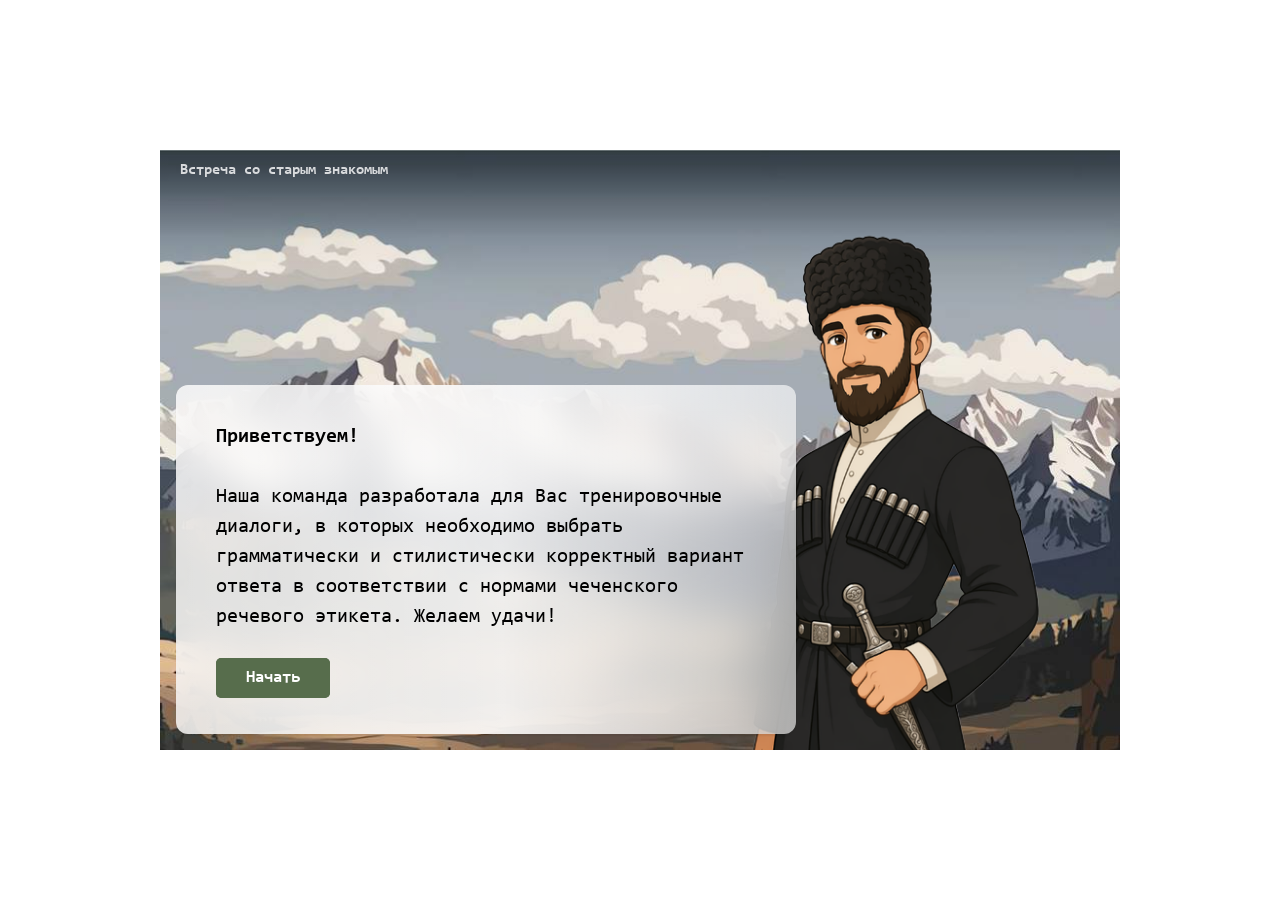
<file: dialogs/meeting/index.html>
<!DOCTYPE html>
<!-- Created with iSpring --><!-- 960 600 --><!--version 11.7.0.5 --><!--type html --><!--mainFolder ./ --><!--content scenario -->
<html style="background-color:#ffffff;">
<head>

	<meta http-equiv="Content-Type" content="text/html;charset=utf-8"/>
	<meta name="viewport" content="width=device-width,initial-scale=1,minimum-scale=1,maximum-scale=1,user-scalable=no"/>
	<meta name="format-detection" content="telephone=no"/>
	<meta name="apple-mobile-web-app-capable" content="yes"/>
	<meta name="apple-mobile-web-app-status-bar-style" content="black"/>
	<meta http-equiv="X-UA-Compatible" content="IE=edge"/>
	<meta name="msapplication-tap-highlight" content="no" />
	<title>Встреча со старым знакомым</title>
	<link rel="apple-touch-icon-precomposed" href=""/>
	<link rel="shortcut icon" type="image/ico" href=""/>
	
	<style>html, body {background-color:#ffffff;}
		#preloader {
			width: 50px;
			height: 50px;
			position: absolute;
			top: 0;
			left: 0;
			bottom: 0;
			right: 0;
			margin: auto;
			border-radius: 10px;
			background-color: rgba(0, 0, 0, 0.5);
		}

		#preloader::after {
			content: '';
			position: absolute;
			background: url([data-uri]);
			background-size: cover;
			top: 0;
			left: 0;
			bottom: 0;
			right: 0;
			animation: preloader_spin 1s infinite linear;
			-webkit-animation: preloader_spin 1s infinite linear;
		}

		@keyframes preloader_spin { 0% {transform: rotate(0deg);} 100% {transform: rotate(360deg);} }
		@-webkit-keyframes preloader_spin { 0% {-webkit-transform: rotate(0deg);} 100% {-webkit-transform: rotate(360deg);}}
    </style>
</head>
<body>
<div id="preloader"></div>
<script src="data/browsersupport.js?36569AB9"></script><script src="data/player.js?F21CDB2C"></script>
<div id="content"></div>
<script>
	(function(preinit){
		function start(savedScenarioState)
		{
			var scenarioJson = "[base64]/[base64]/0YDQuNCy0LXRgtGB0YLQstC40Y8g0LjQvNC10Y7RgiDQs9GA0LDQvNC80LDRgtC40YfQtdGB0LrQuNC5INGA0L7QtCwg0YHQvtCz0LvQsNGB0L7QstCw0L3QvdGL0Lkg0YEg0L/QvtC70L7QvCDQsNC00YDQtdGB0LDRgtCwLiDQo9C/[base64]/RgNC40L3Rj9GC0YPRjiDQv9C40YnRgyDQuNC70Lgg0L/QvtC70YPRh9C10L3QvdGL0Lkg0L/[base64]/QvtC60LDQt9Cw0YLQtdC70YwgwqvQudGDwrsg0LfQsNC60YDQtdC/[base64]/0YDQtdC60YDQsNGB0L3Ri9C5wrsg0Lgg0L/RgNC40LzQtdC90Y/[base64]/RgNC+0YnQsNC90LjRjyDRgdGC0YDQvtCz0L4g0YDQsNC30LvQuNGH0LDRjtGC0YHRjyDQsiDQt9Cw0LLQuNGB0LjQvNC+0YHRgtC4INC+0YIg0YLQvtCz0L4sINC60YLQviDQv9C+0LrQuNC00LDQtdGCINCy0YHRgtGA0LXRh9GDLiDQo9C/[base64]/[base64]/RgNC+0LDQvdCw0LvQuNC30LjRgNC+0LLQsNGC0Ywg0LTQvtC/[base64]/[base64]";
			var skinSettingsJson = {"buttonBorderRadius":5,"characterSpeech":{"type":"standard"},"colors":{"audio.playback":{"value":"#576D4C"},"audio.playback.background":{"alpha":"0.20000","value":"#000000"},"audio.playback.icon":{"value":"#FFFFFF"},"audio.preview.background":{"alpha":1,"value":"#4E5155"},"audio.preview.icon":{"alpha":"0.92000","value":"#FFFFFF"},"bullet.background":{"value":"#576D4C"},"bullet.text":{"value":"#FFFFFF"},"button.background.normal":{"alpha":1,"value":"#576D4C"},"button.background.over":{"alpha":1,"value":"#576D4C"},"button.border.normal":{"alpha":1,"value":"#576D4C"},"button.border.over":{"alpha":1,"value":"#576D4C"},"button.text.normal":{"value":"#FFFFFF"},"button.text.over":{"value":"#FFFFFF"},"characterSpeech.background":{"alpha":"0.89804","value":"#FFFFFF"},"characterSpeech.text":{"value":"#000000"},"hyperlinks":{"value":"#576D4C"},"message.background":{"alpha":"0.89804","value":"#FFFFFF"},"message.text":{"value":"#000000"},"pageBackground":{"value":"#FFFFFF"},"reply.background.normal":{"alpha":"0.89804","value":"#FFFFFF"},"reply.background.over":{"alpha":"0.40000","value":"#94A18E"},"reply.text":{"value":"#000000"},"title.background":{"alpha":"0.19216","value":"#34383D"},"title.text":{"value":"#E8E8E8"}},"fontFamily":"Consolas","message":{"type":"standard"},"moodMeter":{"type":"standard","visible":false},"previewReplyAudio":false,"reply":{"bullet":{"type":"numbers"},"type":"standard"},"showSelectedReply":false,"showTitle":true};
			var i18nJson = {"AUTHORIZATION_FORM_CAPTION":"Авторизация","AUTHORIZATION_FORM_ERROR_EMAIL":"Укажите правильный адрес электронной почты","AUTHORIZATION_FORM_ERROR_FIELD_REQUIRED":"Обязательное поле","AUTHORIZATION_FORM_SEND_TO_STUDENT_EMAIL_HINT":"Результаты будут отправлены на указанный email","AUTHORIZATION_FORM_TITLE":"Введите ваши данные","Player.Accessible.AnswerOptions":"Варианты ответов:","Player.Accessible.AriaLabelAudioPlayer":"Аудиоплеер","Player.Accessible.AriaLabelCharacterSpeech":"Речь персонажа","Player.Accessible.AriaLabelFinalScene":"Финальная сцена","Player.Accessible.AriaLabelFinalSceneButtons":"Кнопки финальной сцены","Player.Accessible.AriaLabelMessageButton":"Кнопка сообщения","Player.Accessible.AriaLabelScene":"Сцена","Player.Accessible.AriaLabelSceneMessage":"Сообщение сцены","Player.Accessible.AriaLabelSettings":"Настройки доступности","Player.Accessible.AriaLabelStartTalk":"Начать диалог","Player.Accessible.AriaLabelTopPanel":"Верхняя панель","Player.Accessible.AriaLabelTrialBanner":"Создано с помощью демоверсии iSpring Suite. Узнать больше","Player.Accessible.CharacterEmotion":"Эмоция персонажа:","Player.Accessible.GotoAccessibleMode":"В режим для слабовидящих","Player.Accessible.GotoNormalMode":"В режим полного плеера","Player.Accessible.HiddenLink":"Перейти к началу сцены","Player.Accessible.MoodAngry":"Разозлен","Player.Accessible.MoodHappy":"Счастлив","Player.Accessible.MoodNormal":"Нейтрален","Player.Accessible.MoodPuzzled":"Озадачен","Player.Accessible.MoodUnhappy":"Недоволен","Player.Accessible.UserScore":"Набрано баллов: %USER_SCORE%","Player.Accessible.UserScoreAndMax":"Набрано баллов: %USER_SCORE% из %MAX_SCORE%","Player.Application.Back":"Назад","Player.Button.Back":"Назад","Player.Button.Continue":"Продолжить","Player.Button.Finish":"Завершить","Player.Button.No":"Нет","Player.Button.OK":"ОК","Player.Button.Restart":"Начать сначала","Player.Button.Skip":"Пропустить","Player.Button.Yes":"Да","Player.Message.Btn.Text":"Подумать еще","Player.Message.Start.Btn.Text":"Начать","Player.Msg.ResumePrompt":"Хотите продолжить с того места, где остановились в прошлый раз?","Player.Msg.ResumePromptTitle":"Продолжение диалога","Player.Msg.SendReportToEmailFailed":"Не удалось отправить результаты на email. Попробовать еще раз?","Player.Msg.SendReportToUrlFailed":"Не удалось отправить результаты на сервер. Попробовать еще раз?","Player.Msg.SendingReport":"Отправка результатов…","Player.Msg.UserScoreTemplate(%USER_SCORE%)":"Ваш результат: %USER_SCORE%","Player.Msg.UserScoreWithMaxScoreTemplate(%USER_SCORE%)":"Ваш результат: %USER_SCORE% из %MAX_SCORE% баллов"};
			var reportTemplate = "<scenarioReportTemplate version=\"4\" xmlns=\"http:\/\/www.ispringsolutions.com\/talkmaster\/scenario\/1\"><templates><template id=\"useTakersEmailSettings\"><![CDATA[false]]><\/template><\/templates><messages><message id=\"from\"><![CDATA[iSpring Solutions]]><\/message><message id=\"subject\"><![CDATA[[%SIM_STATUS%] Результат диалога: &quot;%SIM_TITLE%&quot;]]><\/message><message id=\"user\"><![CDATA[Пользователь:]]><\/message><message id=\"userId\"><![CDATA[Id пользователя:]]><\/message><message id=\"disclaimer\"><![CDATA[Это автоматическое сообщение с отчетом о результатах диалога. Вы видите это сообщение, потому что автор диалога включил отправку результатов на ваш электронный адрес.]]><\/message><message id=\"gradedScenario\"><![CDATA[Оцениваемый диалог]]><\/message><message id=\"surveyScenario\"><![CDATA[Диалог]]><\/message><message id=\"userScore\"><![CDATA[Набранный балл:]]><\/message><message id=\"maxScore\"><![CDATA[Максимальный балл:]]><\/message><message id=\"passingScore\"><![CDATA[Проходной балл:]]><\/message><message id=\"duration\"><![CDATA[Продолжительность диалога:]]><\/message><message id=\"scenarioResult\"><![CDATA[Результат:]]><\/message><message id=\"passed\"><![CDATA[Диалог успешно пройден]]><\/message><message id=\"failed\"><![CDATA[Диалог не пройден]]><\/message><message id=\"finished\"><![CDATA[Диалог завершен]]><\/message><message id=\"score\"><![CDATA[Баллы:]]><\/message><message id=\"spentTimeFormat\"><![CDATA[%SPENT_TIME%]]><\/message><\/messages><\/scenarioReportTemplate>";
			var reportUrl = "https://s4.ispring.ru";

			ScenarioPlayerSolid.start("s_328B6D9C-3BE4-4027-98CA-0B4C1FAA3D8F", scenarioJson, skinSettingsJson, i18nJson, "content", onPlayerInit, savedScenarioState, "always", 960, 600, reportTemplate, 0, reportUrl, false);
			function onPlayerInit(player)
			{
				(player);

				var preloader = document.getElementById("preloader");
				preloader.parentNode.removeChild(preloader);
			}
		}
		if (preinit)
		{
			preinit(start);
		}
		else
			start();
	})();
</script>
<!-- ============= СКРИПТ ДЛЯ УПРАВЛЕНИЯ ДИАЛОГОМ ============= -->
<script>
    (function() {
        var DIALOG_ID = 'meeting';
        var isCompleted = false;

        // Отправить сообщение о завершении
        function sendComplete() {
            if (isCompleted) return;
            isCompleted = true;
            if (window.parent) {
                window.parent.postMessage({
                    type: 'dialogComplete',
                    dialogId: DIALOG_ID
                }, '*');
            }
        }

        // Отправить сообщение о сбросе (начать сначала)
        function sendReset() {
            if (window.parent) {
                window.parent.postMessage({
                    type: 'dialogReset',
                    dialogId: DIALOG_ID
                }, '*');
            }
        }

        // Поиск и перехват кнопок
        function findButtons() {
            var buttons = document.querySelectorAll('button, a, .btn, [role="button"]');
            for (var i = 0; i < buttons.length; i++) {
                var text = buttons[i].textContent || '';
                
                // Кнопка "Завершить"
                if (text.indexOf('Завершить') !== -1 || 
                    text.indexOf('Готово') !== -1 || 
                    text.indexOf('Finish') !== -1 || 
                    text.indexOf('Complete') !== -1) {
                    if (!buttons[i]._handledFinish) {
                        buttons[i]._handledFinish = true;
                        var originalClick = buttons[i].onclick;
                        buttons[i].onclick = function(e) {
                            sendComplete();
                            if (originalClick) {
                                originalClick.call(this, e);
                            }
                        };
                    }
                }
                
                // Кнопка "Начать сначала"
                if (text.indexOf('Начать сначала') !== -1 || 
                    text.indexOf('Restart') !== -1 || 
                    text.indexOf('Start over') !== -1) {
                    if (!buttons[i]._handledReset) {
                        buttons[i]._handledReset = true;
                        var originalClickReset = buttons[i].onclick;
                        buttons[i].onclick = function(e) {
                            sendReset();
                            if (originalClickReset) {
                                originalClickReset.call(this, e);
                            }
                        };
                    }
                }
            }
        }

        // Проверяем наличие кнопок каждую секунду
        var checkInterval = setInterval(function() {
            findButtons();
            
            // Проверяем экран завершения
            var completeElements = document.querySelectorAll(
                '.complete-screen, .finish-screen, .result-screen, ' +
                '[class*="complete"], [class*="finish"], [class*="result"]'
            );
            for (var i = 0; i < completeElements.length; i++) {
                if (completeElements[i].offsetParent !== null) {
                    sendComplete();
                    break;
                }
            }
        }, 1000);

        setTimeout(function() {
            clearInterval(checkInterval);
        }, 60000);

        // Если iSpring отправляет сообщение
        window.addEventListener('message', function(event) {
            var data = event.data;
            if (data && data.type === 'finish') {
                sendComplete();
            }
            if (data && data.type === 'restart') {
                sendReset();
            }
        });
    })();
</script>
<!-- ================================================================== -->
</body>
</html>
</file>
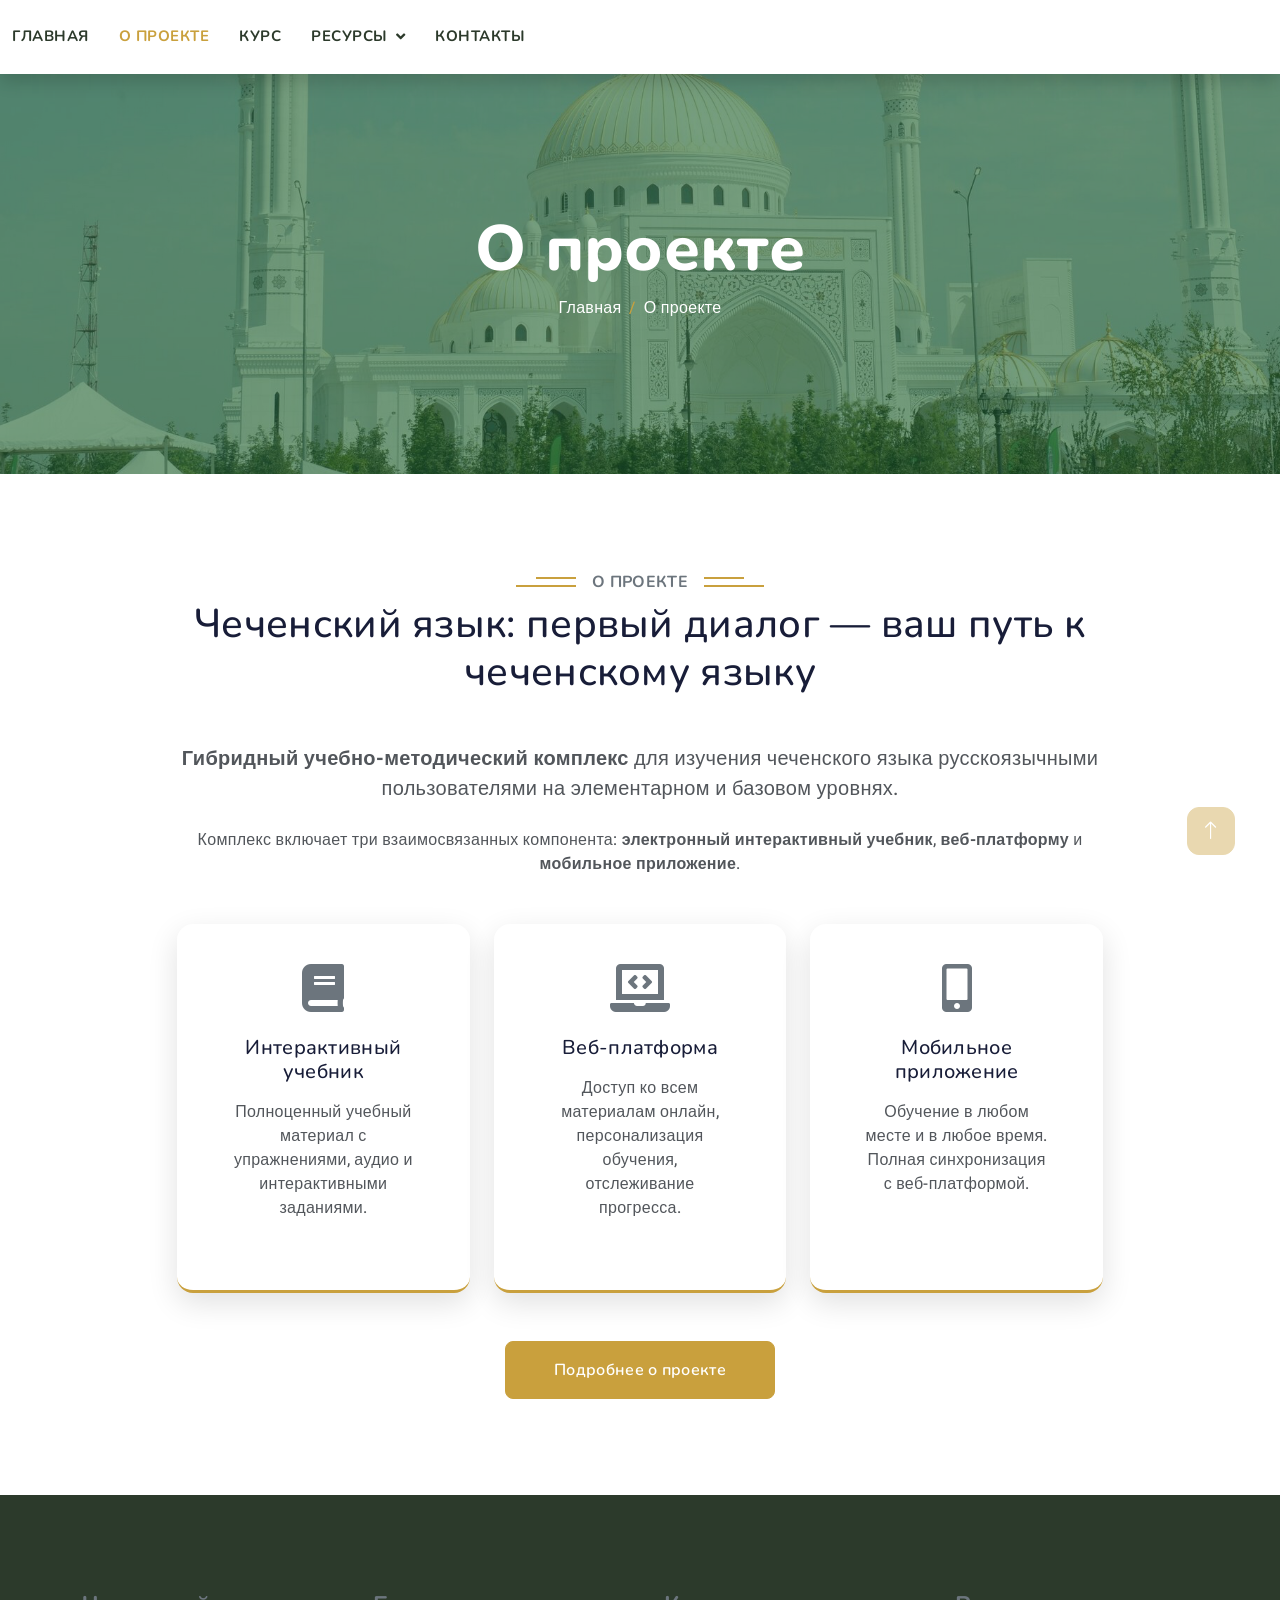
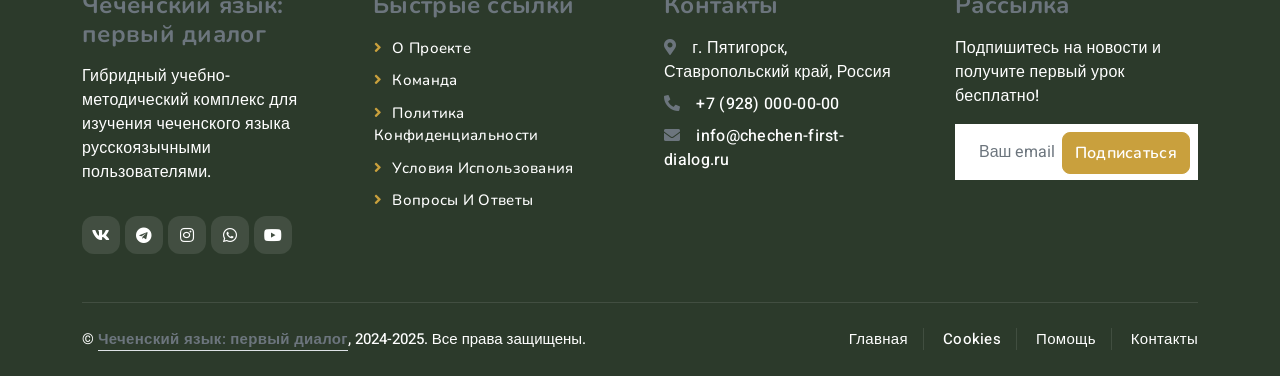
<file: about.html>
<!DOCTYPE html>
<html lang="ru">

<head>
    <meta charset="utf-8">
    <title>Чеченский язык: первый диалог | О проекте</title>
    <meta content="width=device-width, initial-scale=1.0" name="viewport">
    <meta content="Изучение чеченского языка, чеченский язык, Нохчийн мотт, обучение чеченскому" name="keywords">
    <meta content="Чеченский язык: первый диалог — гибридный учебно-методический комплекс для изучения чеченского языка русскоязычными пользователями." name="description">

    <!-- Favicon -->
    <link href="img/favicon.ico" rel="icon">

    <!-- Google Web Fonts -->
    <link rel="preconnect" href="https://fonts.googleapis.com">
    <link rel="preconnect" href="https://fonts.gstatic.com" crossorigin>
    <link href="https://fonts.googleapis.com/css2?family=Heebo:wght@400;500;600&family=Nunito:wght@600;700;800&display=swap" rel="stylesheet">

    <!-- Icon Font Stylesheet -->
    <link href="https://cdnjs.cloudflare.com/ajax/libs/font-awesome/5.10.0/css/all.min.css" rel="stylesheet">
    <link href="https://cdn.jsdelivr.net/npm/bootstrap-icons@1.4.1/font/bootstrap-icons.css" rel="stylesheet">

    <!-- Libraries Stylesheet -->
    <link href="lib/animate/animate.min.css" rel="stylesheet">
    <link href="lib/owlcarousel/assets/owl.carousel.min.css" rel="stylesheet">

    <!-- Customized Bootstrap Stylesheet -->
    <link href="css/bootstrap.min.css" rel="stylesheet">

    <!-- Template Stylesheet -->
    <link href="css/style.css" rel="stylesheet">
    
    <style>
        .navbar-brand {
            display: none !important;
        }
        
        .navbar-logo {
            color: white !important;
            background: transparent !important;
            text-shadow: none !important;
            opacity: 0 !important;
            pointer-events: none !important;
            user-select: none !important;
            margin-right: 10px;
            font-size: 0.1px;
        }

        .navbar-nav {
            margin-left: 0 !important;
        }
        
        .navbar-collapse {
            justify-content: flex-start;
        }
        
        .navbar-nav .nav-link {
            font-family: 'Nunito', sans-serif !important;
            font-weight: 700 !important;
            font-size: 15px !important;
            letter-spacing: 0.5px !important;
            text-transform: uppercase !important;
        }
        
        .service-item,
        .team-item {
            box-shadow: 0 10px 30px rgba(0, 0, 0, 0.12) !important;
            transition: box-shadow 0.3s ease, transform 0.3s ease;
        }
        
        .service-item:hover,
        .team-item:hover {
            box-shadow: 0 20px 40px rgba(0, 0, 0, 0.2) !important;
            transform: translateY(-5px);
        }
        
        @media (max-width: 768px) {
            .navbar-brand {
                font-size: 18px;
            }
        }
    </style>
</head>

<body>
    <!-- Спиннер -->
    <div id="spinner" class="show bg-white position-fixed translate-middle w-100 vh-100 top-50 start-50 d-flex align-items-center justify-content-center">
        <div class="spinner-border text-secondary" style="width: 3rem; height: 3rem;" role="status">
            <span class="sr-only">Загрузка...</span>
        </div>
    </div>
    <!-- Спиннер конец -->

    <!-- Навбар -->
    <nav class="navbar navbar-expand-lg bg-white navbar-light shadow sticky-top p-0">
        <button type="button" class="navbar-toggler me-4" data-bs-toggle="collapse" data-bs-target="#navbarCollapse">
            <span class="navbar-toggler-icon"></span>
        </button>
        <div class="collapse navbar-collapse" id="navbarCollapse">
            <div class="navbar-nav p-4 p-lg-0">
                <!-- Абсолютно белый, невидимый логотип -->
                <span class="navbar-logo">Логотип</span>
                <a href="index.html" class="nav-item nav-link">Главная</a>
                <a href="about.html" class="nav-item nav-link active">О проекте</a>
                <a href="404.html" class="nav-item nav-link">Курс</a>
                <div class="nav-item dropdown">
                    <a href="#" class="nav-link dropdown-toggle" data-bs-toggle="dropdown">Ресурсы</a>
                    <div class="dropdown-menu fade-down m-0">
                        <a href="team.html" class="dropdown-item">Команда</a>
                        <a href="testimonial.html" class="dropdown-item">Отзывы</a>
                        <a href="404.html" class="dropdown-item">Структура курса</a>
                    </div>
                </div>
                <a href="contact.html" class="nav-item nav-link">Контакты</a>
            </div>
        </div>
    </nav>
    <!-- Навбар конец -->

    <!-- Баннер -->
    <div class="container-fluid p-0 mb-5 page-header">
        <div class="hero-banner" style="background-image: url('img/carousel-1.jpg'); background-size: cover; background-position: center; min-height: 400px; position: relative;">
            <div class="hero-overlay" style="position: absolute; top: 0; left: 0; width: 100%; height: 100%; background: rgba(27, 94, 42, 0.6); display: flex; align-items: center; justify-content: center;">
                <div class="container">
                    <div class="row justify-content-center">
                        <div class="col-lg-10 text-center hero-content">
                            <h1 class="display-3 text-white animated slideInDown">О проекте</h1>
                            <nav aria-label="breadcrumb">
                                <ol class="breadcrumb justify-content-center">
                                    <li class="breadcrumb-item"><a class="text-white" href="index.html">Главная</a></li>
                                    <li class="breadcrumb-item text-white active" aria-current="page">О проекте</li>
                                </ol>
                            </nav>
                        </div>
                    </div>
                </div>
            </div>
        </div>
    </div>
    <!-- Баннер конец -->

    <!-- О проекте -->
    <div class="container-xxl py-5">
        <div class="container">
            <div class="text-center wow fadeInUp" data-wow-delay="0.1s">
                <h6 class="section-title bg-white text-center text-secondary px-3">О проекте</h6>
                <h1 class="mb-5">Чеченский язык: первый диалог — ваш путь к чеченскому языку</h1>
            </div>
            <div class="row justify-content-center">
                <div class="col-lg-10 wow fadeInUp" data-wow-delay="0.3s">
                    <p class="mb-4 text-center fs-5"><strong>Гибридный учебно-методический комплекс</strong> для изучения чеченского языка русскоязычными пользователями на элементарном и базовом уровнях.</p>
                    <p class="mb-5 text-center">Комплекс включает три взаимосвязанных компонента: <strong>электронный интерактивный учебник</strong>, <strong>веб-платформу</strong> и <strong>мобильное приложение</strong>.</p>
                    
                    <div class="row g-4 justify-content-center">
                        <div class="col-md-4">
                            <div class="service-item text-center pt-3 h-100">
                                <div class="p-4">
                                    <i class="fas fa-3x fa-book text-secondary mb-4"></i>
                                    <h5 class="mb-3">Интерактивный учебник</h5>
                                    <p>Полноценный учебный материал с упражнениями, аудио и интерактивными заданиями.</p>
                                </div>
                            </div>
                        </div>
                        <div class="col-md-4">
                            <div class="service-item text-center pt-3 h-100">
                                <div class="p-4">
                                    <i class="fas fa-3x fa-laptop-code text-secondary mb-4"></i>
                                    <h5 class="mb-3">Веб-платформа</h5>
                                    <p>Доступ ко всем материалам онлайн, персонализация обучения, отслеживание прогресса.</p>
                                </div>
                            </div>
                        </div>
                        <div class="col-md-4">
                            <div class="service-item text-center pt-3 h-100">
                                <div class="p-4">
                                    <i class="fas fa-3x fa-mobile-alt text-secondary mb-4"></i>
                                    <h5 class="mb-3">Мобильное приложение</h5>
                                    <p>Обучение в любом месте и в любое время. Полная синхронизация с веб-платформой.</p>
                                </div>
                            </div>
                        </div>
                    </div>
                    
                    <div class="text-center mt-5">
                        <a class="btn btn-secondary py-3 px-5" href="404.html">Подробнее о проекте</a>
                    </div>
                </div>
            </div>
        </div>
    </div>
    <!-- О проекте конец -->

    <!-- Футер -->
    <div class="container-fluid footer pt-5 mt-5 wow fadeIn" data-wow-delay="0.1s">
        <div class="container py-5">
            <div class="row g-5">
                <div class="col-lg-3 col-md-6">
                    <h4 class="text-secondary mb-3">Чеченский язык: первый диалог</h4>
                    <p class="mb-4">Гибридный учебно-методический комплекс для изучения чеченского языка русскоязычными пользователями.</p>
                    <div class="d-flex pt-2">
                        <a class="btn btn-outline-light btn-social" href=""><i class="fab fa-vk"></i></a>
                        <a class="btn btn-outline-light btn-social" href=""><i class="fab fa-telegram"></i></a>
                        <a class="btn btn-outline-light btn-social" href=""><i class="fab fa-instagram"></i></a>
                        <a class="btn btn-outline-light btn-social" href=""><i class="fab fa-whatsapp"></i></a>
                        <a class="btn btn-outline-light btn-social" href=""><i class="fab fa-youtube"></i></a>
                    </div>
                </div>
                <div class="col-lg-3 col-md-6">
                    <h4 class="text-secondary mb-3">Быстрые ссылки</h4>
                    <a class="btn btn-link" href="about.html">О проекте</a>
                    <a class="btn btn-link" href="team.html">Команда</a>
                    <a class="btn btn-link" href="404.html">Политика конфиденциальности</a>
                    <a class="btn btn-link" href="404.html">Условия использования</a>
                    <a class="btn btn-link" href="404.html">Вопросы и ответы</a>
                </div>
                <div class="col-lg-3 col-md-6">
                    <h4 class="text-secondary mb-3">Контакты</h4>
                    <p class="mb-2"><i class="fa fa-map-marker-alt text-secondary me-3"></i>г. Пятигорск, Ставропольский край, Россия</p>
                    <p class="mb-2"><i class="fa fa-phone-alt text-secondary me-3"></i>+7 (928) 000-00-00</p>
                    <p class="mb-2"><i class="fa fa-envelope text-secondary me-3"></i>info@chechen-first-dialog.ru</p>
                </div>
                <div class="col-lg-3 col-md-6">
                    <h4 class="text-secondary mb-3">Рассылка</h4>
                    <p>Подпишитесь на новости и получите первый урок бесплатно!</p>
                    <div class="position-relative mx-auto" style="max-width: 400px;">
                        <input class="form-control border-0 w-100 py-3 ps-4 pe-5" type="text" placeholder="Ваш email">
                        <button type="button" class="btn btn-secondary py-2 position-absolute top-0 end-0 mt-2 me-2">Подписаться</button>
                    </div>
                </div>
            </div>
        </div>
        <div class="container">
            <div class="copyright">
                <div class="row">
                    <div class="col-md-6 text-center text-md-start mb-3 mb-md-0">
                        &copy; <a class="border-bottom text-secondary" href="#">Чеченский язык: первый диалог</a>, 2024-2025. Все права защищены.
                    </div>
                    <div class="col-md-6 text-center text-md-end">
                        <div class="footer-menu">
                            <a href="index.html">Главная</a>
                            <a href="404.html">Cookies</a>
                            <a href="404.html">Помощь</a>
                            <a href="contact.html">Контакты</a>
                        </div>
                    </div>
                </div>
            </div>
        </div>
    </div>
    <!-- Футер конец -->

    <!-- Кнопка наверх -->
    <a href="#" class="btn btn-lg btn-secondary btn-lg-square back-to-top"><i class="bi bi-arrow-up"></i></a>

    <!-- JavaScript -->
    <script src="https://code.jquery.com/jquery-3.4.1.min.js"></script>
    <script src="https://cdn.jsdelivr.net/npm/bootstrap@5.0.0/dist/js/bootstrap.bundle.min.js"></script>
    <script src="lib/wow/wow.min.js"></script>
    <script src="lib/easing/easing.min.js"></script>
    <script src="lib/waypoints/waypoints.min.js"></script>
    <script src="lib/owlcarousel/owl.carousel.min.js"></script>
    <script src="js/main.js"></script>
</body>

</html>
</file>
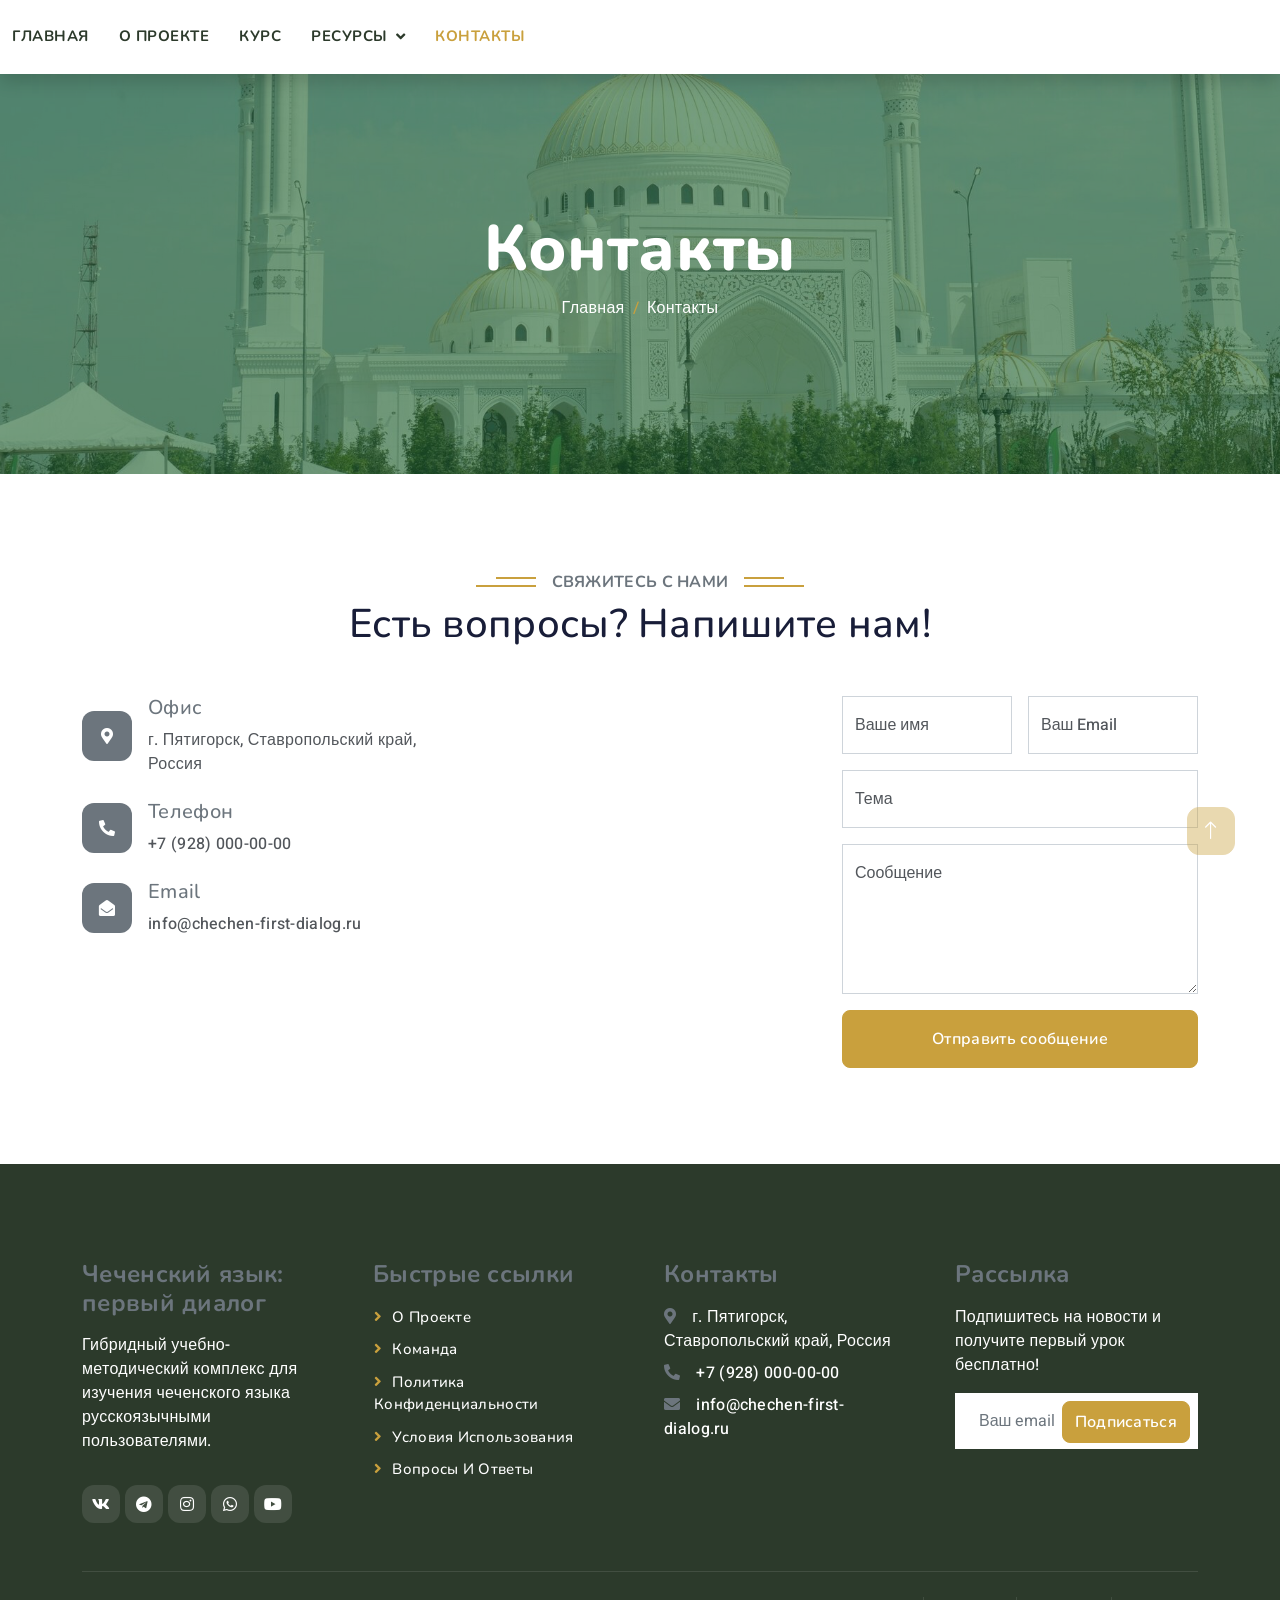
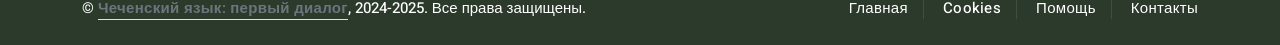
<file: contact.html>
<!DOCTYPE html>
<html lang="ru">

<head>
    <meta charset="utf-8">
    <title>Чеченский язык: первый диалог | Контакты</title>
    <meta content="width=device-width, initial-scale=1.0" name="viewport">
    <meta content="Изучение чеченского языка, чеченский язык, Нохчийн мотт, обучение чеченскому" name="keywords">
    <meta content="Чеченский язык: первый диалог — гибридный учебно-методический комплекс для изучения чеченского языка русскоязычными пользователями." name="description">

    <!-- Favicon -->
    <link href="img/favicon.ico" rel="icon">

    <!-- Google Web Fonts -->
    <link rel="preconnect" href="https://fonts.googleapis.com">
    <link rel="preconnect" href="https://fonts.gstatic.com" crossorigin>
    <link href="https://fonts.googleapis.com/css2?family=Heebo:wght@400;500;600&family=Nunito:wght@600;700;800&display=swap" rel="stylesheet">

    <!-- Icon Font Stylesheet -->
    <link href="https://cdnjs.cloudflare.com/ajax/libs/font-awesome/5.10.0/css/all.min.css" rel="stylesheet">
    <link href="https://cdn.jsdelivr.net/npm/bootstrap-icons@1.4.1/font/bootstrap-icons.css" rel="stylesheet">

    <!-- Libraries Stylesheet -->
    <link href="lib/animate/animate.min.css" rel="stylesheet">
    <link href="lib/owlcarousel/assets/owl.carousel.min.css" rel="stylesheet">

    <!-- Customized Bootstrap Stylesheet -->
    <link href="css/bootstrap.min.css" rel="stylesheet">

    <!-- Template Stylesheet -->
    <link href="css/style.css" rel="stylesheet">
    
    <style>
        .navbar-brand {
            display: none !important;
        }
        
        .navbar-logo {
            color: white !important;
            background: transparent !important;
            text-shadow: none !important;
            opacity: 0 !important;
            pointer-events: none !important;
            user-select: none !important;
            margin-right: 10px;
            font-size: 0.1px;
        }

        .navbar-nav {
            margin-left: 0 !important;
        }
        
        .navbar-collapse {
            justify-content: flex-start;
        }
        
        .navbar-nav .nav-link {
            font-family: 'Nunito', sans-serif !important;
            font-weight: 700 !important;
            font-size: 15px !important;
            letter-spacing: 0.5px !important;
            text-transform: uppercase !important;
        }
        
        .dropdown-menu {
            border: none;
            box-shadow: 0 10px 30px rgba(0, 0, 0, 0.1);
            border-radius: 12px;
            padding: 8px 0;
        }
        
        .dropdown-item {
            padding: 8px 24px;
            font-size: 14px;
            font-weight: 500;
            color: var(--dark);
            transition: all 0.3s ease;
        }
        
        .dropdown-item:hover {
            background-color: #f5f5f5 !important;
            color: var(--dark) !important;
            padding-left: 28px;
        }
        
        .dropdown-item.active {
            color: var(--secondary) !important;
            background-color: transparent !important;
        }
        
        .nav-item.dropdown.show .nav-link {
            color: var(--secondary) !important;
        }
        
        .navbar-nav .nav-link.active {
            color: var(--secondary) !important;
        }
        
        .navbar-nav .nav-link:hover {
            color: var(--secondary) !important;
        }
        
        @media (max-width: 768px) {
            .navbar-brand {
                font-size: 18px;
            }
        }
    </style>
</head>

<body>
    <!-- Спиннер -->
    <div id="spinner" class="show bg-white position-fixed translate-middle w-100 vh-100 top-50 start-50 d-flex align-items-center justify-content-center">
        <div class="spinner-border text-secondary" style="width: 3rem; height: 3rem;" role="status">
            <span class="sr-only">Загрузка...</span>
        </div>
    </div>
    <!-- Спиннер конец -->

    <!-- Навбар -->
    <nav class="navbar navbar-expand-lg bg-white navbar-light shadow sticky-top p-0">
        <button type="button" class="navbar-toggler me-4" data-bs-toggle="collapse" data-bs-target="#navbarCollapse">
            <span class="navbar-toggler-icon"></span>
        </button>
        <div class="collapse navbar-collapse" id="navbarCollapse">
            <div class="navbar-nav p-4 p-lg-0">
                <!-- Абсолютно белый, невидимый логотип -->
                <span class="navbar-logo">Логотип</span>
                <a href="index.html" class="nav-item nav-link">Главная</a>
                <a href="about.html" class="nav-item nav-link">О проекте</a>
                <a href="404.html" class="nav-item nav-link">Курс</a>
                <div class="nav-item dropdown">
                    <a href="#" class="nav-link dropdown-toggle" data-bs-toggle="dropdown">Ресурсы</a>
                    <div class="dropdown-menu fade-down m-0">
                        <a href="team.html" class="dropdown-item">Команда</a>
                        <a href="testimonial.html" class="dropdown-item">Отзывы</a>
                        <a href="404.html" class="dropdown-item">Структура курса</a>
                    </div>
                </div>
                <a href="contact.html" class="nav-item nav-link active">Контакты</a>
            </div>
        </div>
    </nav>
    <!-- Навбар конец -->

    <!-- Баннер -->
    <div class="container-fluid p-0 mb-5">
        <div style="background-image: url('img/carousel-1.jpg'); background-size: cover; background-position: center; min-height: 400px; position: relative;">
            <div style="position: absolute; top: 0; left: 0; width: 100%; height: 100%; background: rgba(27, 94, 42, 0.6); display: flex; align-items: center; justify-content: center;">
                <div class="container">
                    <div class="row justify-content-center">
                        <div class="col-lg-10 text-center">
                            <h1 class="display-3 text-white animated slideInDown">Контакты</h1>
                            <nav aria-label="breadcrumb">
                                <ol class="breadcrumb justify-content-center">
                                    <li class="breadcrumb-item"><a class="text-white" href="index.html">Главная</a></li>
                                    <li class="breadcrumb-item text-white active" aria-current="page">Контакты</li>
                                </ol>
                            </nav>
                        </div>
                    </div>
                </div>
            </div>
        </div>
    </div>
    <!-- Баннер конец -->

    <!-- Контакты -->
    <div class="container-xxl py-5">
        <div class="container">
            <div class="text-center wow fadeInUp" data-wow-delay="0.1s">
                <h6 class="section-title bg-white text-center text-secondary px-3">Свяжитесь с нами</h6>
                <h1 class="mb-5">Есть вопросы? Напишите нам!</h1>
            </div>
            <div class="row g-4">
                <div class="col-lg-4 col-md-6 wow fadeInUp" data-wow-delay="0.1s">
                    <div class="d-flex align-items-center mb-4">
                        <div class="d-flex align-items-center justify-content-center flex-shrink-0 bg-secondary" style="width: 50px; height: 50px; border-radius: 12px;">
                            <i class="fa fa-map-marker-alt text-white"></i>
                        </div>
                        <div class="ms-3">
                            <h5 class="text-secondary">Офис</h5>
                            <p class="mb-0">г. Пятигорск, Ставропольский край, Россия</p>
                        </div>
                    </div>
                    <div class="d-flex align-items-center mb-4">
                        <div class="d-flex align-items-center justify-content-center flex-shrink-0 bg-secondary" style="width: 50px; height: 50px; border-radius: 12px;">
                            <i class="fa fa-phone-alt text-white"></i>
                        </div>
                        <div class="ms-3">
                            <h5 class="text-secondary">Телефон</h5>
                            <p class="mb-0">+7 (928) 000-00-00</p>
                        </div>
                    </div>
                    <div class="d-flex align-items-center">
                        <div class="d-flex align-items-center justify-content-center flex-shrink-0 bg-secondary" style="width: 50px; height: 50px; border-radius: 12px;">
                            <i class="fa fa-envelope-open text-white"></i>
                        </div>
                        <div class="ms-3">
                            <h5 class="text-secondary">Email</h5>
                            <p class="mb-0">info@chechen-first-dialog.ru</p>
                        </div>
                    </div>
                </div>
                <div class="col-lg-4 col-md-6 wow fadeInUp" data-wow-delay="0.3s">
                    <iframe class="position-relative rounded w-100 h-100"
                        src="https://www.google.com/maps/embed?pb=!1m18!1m12!1m3!1d22876.827057182338!2d43.020404!3d44.045948!2m3!1f0!2f0!3f0!3m2!1i1024!2i768!4f13.1!3m3!1m2!1s0x405613c6e2ab1a0b%3A0x7c4b22c0b0b9f2d!2z0J_Rj9GC0LjQs9C-0YDRgdC6LCDQodGC0LDQstGA0L7Qv9C-0LvRjNGB0LrQuNC5INC60YDQsNC5!5e0!3m2!1sru!2sru!4v1700000000000!5m2!1sru!2sru"
                        frameborder="0" style="min-height: 300px; border:0; border-radius: 20px;" allowfullscreen="" aria-hidden="false"
                        tabindex="0"></iframe>
                </div>
                <div class="col-lg-4 col-md-12 wow fadeInUp" data-wow-delay="0.5s">
                    <form>
                        <div class="row g-3">
                            <div class="col-md-6">
                                <div class="form-floating">
                                    <input type="text" class="form-control" id="name" placeholder="Ваше имя">
                                    <label for="name">Ваше имя</label>
                                </div>
                            </div>
                            <div class="col-md-6">
                                <div class="form-floating">
                                    <input type="email" class="form-control" id="email" placeholder="Ваш Email">
                                    <label for="email">Ваш Email</label>
                                </div>
                            </div>
                            <div class="col-12">
                                <div class="form-floating">
                                    <input type="text" class="form-control" id="subject" placeholder="Тема">
                                    <label for="subject">Тема</label>
                                </div>
                            </div>
                            <div class="col-12">
                                <div class="form-floating">
                                    <textarea class="form-control" placeholder="Сообщение" id="message" style="height: 150px"></textarea>
                                    <label for="message">Сообщение</label>
                                </div>
                            </div>
                            <div class="col-12">
                                <button class="btn btn-secondary w-100 py-3" type="submit">Отправить сообщение</button>
                            </div>
                        </div>
                    </form>
                </div>
            </div>
        </div>
    </div>
    <!-- Контакты конец -->

    <!-- Футер -->
    <div class="container-fluid footer pt-5 mt-5 wow fadeIn" data-wow-delay="0.1s">
        <div class="container py-5">
            <div class="row g-5">
                <div class="col-lg-3 col-md-6">
                    <h4 class="text-secondary mb-3">Чеченский язык: первый диалог</h4>
                    <p class="mb-4">Гибридный учебно-методический комплекс для изучения чеченского языка русскоязычными пользователями.</p>
                    <div class="d-flex pt-2">
                        <a class="btn btn-outline-light btn-social" href=""><i class="fab fa-vk"></i></a>
                        <a class="btn btn-outline-light btn-social" href=""><i class="fab fa-telegram"></i></a>
                        <a class="btn btn-outline-light btn-social" href=""><i class="fab fa-instagram"></i></a>
                        <a class="btn btn-outline-light btn-social" href=""><i class="fab fa-whatsapp"></i></a>
                        <a class="btn btn-outline-light btn-social" href=""><i class="fab fa-youtube"></i></a>
                    </div>
                </div>
                <div class="col-lg-3 col-md-6">
                    <h4 class="text-secondary mb-3">Быстрые ссылки</h4>
                    <a class="btn btn-link" href="about.html">О проекте</a>
                    <a class="btn btn-link" href="team.html">Команда</a>
                    <a class="btn btn-link" href="404.html">Политика конфиденциальности</a>
                    <a class="btn btn-link" href="404.html">Условия использования</a>
                    <a class="btn btn-link" href="404.html">Вопросы и ответы</a>
                </div>
                <div class="col-lg-3 col-md-6">
                    <h4 class="text-secondary mb-3">Контакты</h4>
                    <p class="mb-2"><i class="fa fa-map-marker-alt text-secondary me-3"></i>г. Пятигорск, Ставропольский край, Россия</p>
                    <p class="mb-2"><i class="fa fa-phone-alt text-secondary me-3"></i>+7 (928) 000-00-00</p>
                    <p class="mb-2"><i class="fa fa-envelope text-secondary me-3"></i>info@chechen-first-dialog.ru</p>
                </div>
                <div class="col-lg-3 col-md-6">
                    <h4 class="text-secondary mb-3">Рассылка</h4>
                    <p>Подпишитесь на новости и получите первый урок бесплатно!</p>
                    <div class="position-relative mx-auto" style="max-width: 400px;">
                        <input class="form-control border-0 w-100 py-3 ps-4 pe-5" type="text" placeholder="Ваш email">
                        <button type="button" class="btn btn-secondary py-2 position-absolute top-0 end-0 mt-2 me-2">Подписаться</button>
                    </div>
                </div>
            </div>
        </div>
        <div class="container">
            <div class="copyright">
                <div class="row">
                    <div class="col-md-6 text-center text-md-start mb-3 mb-md-0">
                        &copy; <a class="border-bottom text-secondary" href="#">Чеченский язык: первый диалог</a>, 2024-2025. Все права защищены.
                    </div>
                    <div class="col-md-6 text-center text-md-end">
                        <div class="footer-menu">
                            <a href="index.html">Главная</a>
                            <a href="404.html">Cookies</a>
                            <a href="404.html">Помощь</a>
                            <a href="contact.html">Контакты</a>
                        </div>
                    </div>
                </div>
            </div>
        </div>
    </div>
    <!-- Футер конец -->

    <!-- Кнопка наверх -->
    <a href="#" class="btn btn-lg btn-secondary btn-lg-square back-to-top"><i class="bi bi-arrow-up"></i></a>

    <!-- JavaScript -->
    <script src="https://code.jquery.com/jquery-3.4.1.min.js"></script>
    <script src="https://cdn.jsdelivr.net/npm/bootstrap@5.0.0/dist/js/bootstrap.bundle.min.js"></script>
    <script src="lib/wow/wow.min.js"></script>
    <script src="lib/easing/easing.min.js"></script>
    <script src="lib/waypoints/waypoints.min.js"></script>
    <script src="lib/owlcarousel/owl.carousel.min.js"></script>
    <script src="js/main.js"></script>
</body>

</html>
</file>
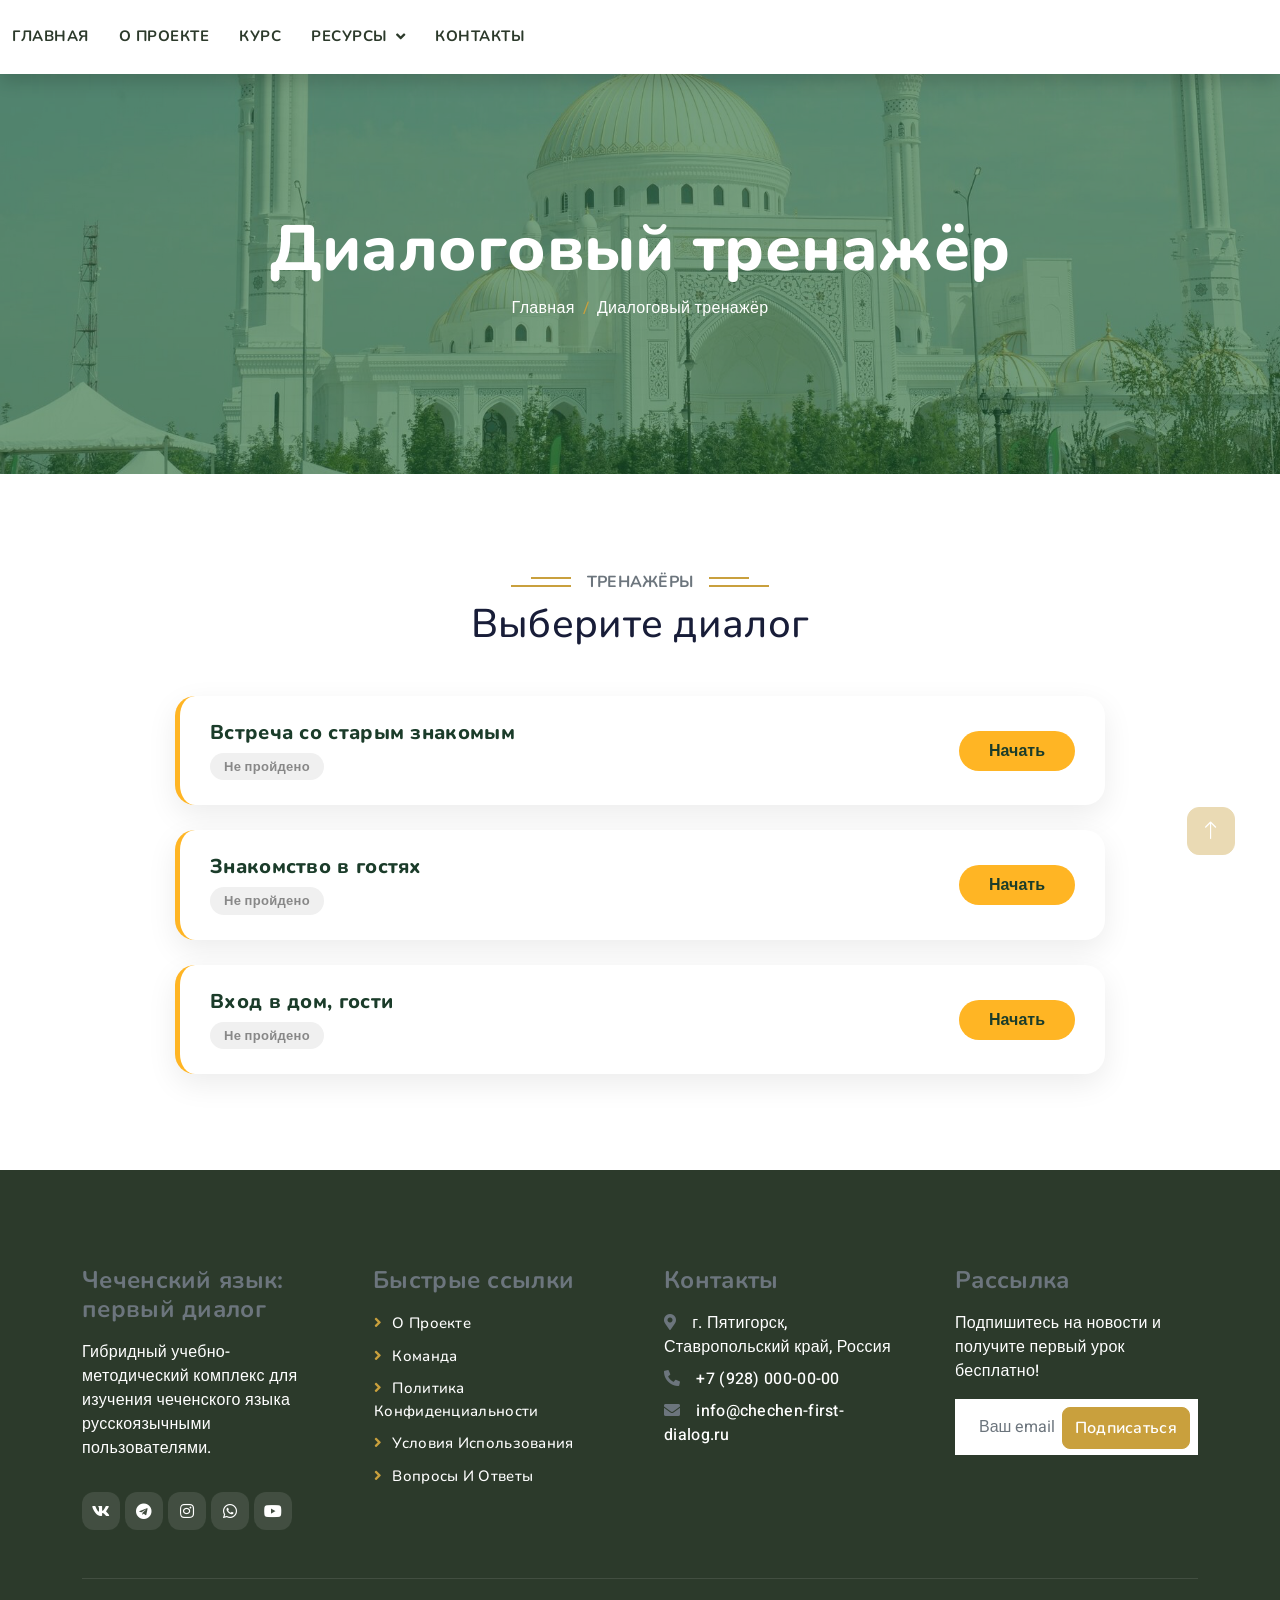
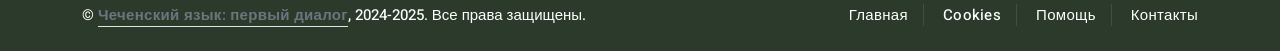
<file: dialog-trainer.html>
<!DOCTYPE html>
<html lang="ru">

<head><!DOCTYPE html>
<html lang="ru">

<head>
    <meta charset="utf-8">
    <title>Чеченский язык: первый диалог | Диалоговый тренажёр</title>
    <meta content="width=device-width, initial-scale=1.0" name="viewport">
    <meta content="Изучение чеченского языка, чеченский язык, Нохчийн мотт, диалоговый тренажер" name="keywords">
    <meta content="Диалоговый тренажёр для изучения чеченского языка" name="description">

    <link href="img/favicon.ico" rel="icon">

    <link rel="preconnect" href="https://fonts.googleapis.com">
    <link rel="preconnect" href="https://fonts.gstatic.com" crossorigin>
    <link href="https://fonts.googleapis.com/css2?family=Heebo:wght@400;500;600&family=Nunito:wght@600;700;800&display=swap" rel="stylesheet">

    <link href="https://cdnjs.cloudflare.com/ajax/libs/font-awesome/5.10.0/css/all.min.css" rel="stylesheet">
    <link href="https://cdn.jsdelivr.net/npm/bootstrap-icons@1.4.1/font/bootstrap-icons.css" rel="stylesheet">

    <link href="lib/animate/animate.min.css" rel="stylesheet">
    <link href="lib/owlcarousel/assets/owl.carousel.min.css" rel="stylesheet">
    <link href="css/bootstrap.min.css" rel="stylesheet">
    <link href="css/style.css" rel="stylesheet">

    <style>
        .navbar-brand {
            display: none !important;
        }

        .navbar-logo {
            color: white !important;
            background: transparent !important;
            text-shadow: none !important;
            opacity: 0 !important;
            pointer-events: none !important;
            user-select: none !important;
            margin-right: 10px;
            font-size: 0.1px;
        }

        .navbar-nav {
            margin-left: 0 !important;
        }

        .navbar-collapse {
            justify-content: flex-start;
        }

        .navbar-nav .nav-link {
            font-family: 'Nunito', sans-serif !important;
            font-weight: 700 !important;
            font-size: 15px !important;
            letter-spacing: 0.5px !important;
            text-transform: uppercase !important;
        }

        .dropdown-menu {
            border: none;
            box-shadow: 0 10px 30px rgba(0, 0, 0, 0.1);
            border-radius: 12px;
            padding: 8px 0;
        }

        .dropdown-item {
            padding: 8px 24px;
            font-size: 14px;
            font-weight: 500;
            color: var(--dark);
            transition: all 0.3s ease;
        }

        .dropdown-item:hover {
            background-color: #f5f5f5 !important;
            color: var(--dark) !important;
            padding-left: 28px;
        }

        .dropdown-item.active {
            color: var(--secondary) !important;
            background-color: transparent !important;
        }

        .dialog-item {
            background: white;
            border-radius: 20px;
            padding: 25px 30px;
            box-shadow: 0 10px 30px rgba(0, 0, 0, 0.08);
            transition: all 0.3s ease;
            border-left: 5px solid #ffb524;
            margin-bottom: 25px;
        }

        .dialog-item:last-child {
            margin-bottom: 0;
        }

        .dialog-item:hover {
            box-shadow: 0 20px 40px rgba(0, 0, 0, 0.15);
            transform: translateY(-3px);
        }

        .dialog-item h5 {
            font-family: 'Nunito', sans-serif;
            font-weight: 800;
            color: #1b3c2a;
            margin-bottom: 5px;
        }

        .dialog-status {
            font-size: 13px;
            font-weight: 600;
            padding: 4px 14px;
            border-radius: 50px;
            display: inline-block;
        }

        .status-not-started {
            background: #f0f0f0;
            color: #888;
        }

        .status-in-progress {
            background: #fff3cd;
            color: #856404;
            animation: pulse 1.5s ease-in-out infinite;
        }

        .status-completed {
            background: #d4edda;
            color: #155724;
        }

        @keyframes pulse {
            0%, 100% { opacity: 1; }
            50% { opacity: 0.6; }
        }

        .btn-dialog {
            background: #ffb524;
            border: none;
            color: #1b3c2a;
            font-weight: 700;
            padding: 8px 30px;
            border-radius: 50px;
            transition: all 0.3s ease;
            text-decoration: none;
            display: inline-block;
            cursor: pointer;
        }

        .btn-dialog:hover {
            background: #e69e1a;
            color: #1b3c2a;
            transform: scale(1.02);
            text-decoration: none;
        }

        .btn-reset {
            background: transparent;
            border: 1px solid #dc3545;
            color: #dc3545;
            font-weight: 600;
            padding: 4px 14px;
            border-radius: 50px;
            transition: all 0.3s ease;
            font-size: 12px;
            text-decoration: none;
            display: inline-block;
            cursor: pointer;
        }

        .btn-reset:hover {
            background: #dc3545;
            color: white;
            text-decoration: none;
        }

        .btn-reset-small {
            background: transparent;
            border: 1px solid #856404;
            color: #856404;
            font-weight: 600;
            padding: 3px 12px;
            border-radius: 50px;
            transition: all 0.3s ease;
            font-size: 11px;
            text-decoration: none;
            display: inline-block;
            cursor: pointer;
        }

        .btn-reset-small:hover {
            background: #856404;
            color: white;
            text-decoration: none;
        }

        .dialog-overlay {
            display: none;
            position: fixed;
            top: 0;
            left: 0;
            width: 100%;
            height: 100%;
            background: white;
            z-index: 9999;
            flex-direction: column;
        }

        .dialog-overlay.active {
            display: flex;
        }

        .dialog-overlay .header {
            background: white;
            padding: 15px 25px;
            border-bottom: 1px solid #eee;
            display: flex;
            justify-content: space-between;
            align-items: center;
            flex-wrap: wrap;
            gap: 10px;
        }

        .dialog-overlay .header .title {
            font-weight: 700;
            color: #1b3c2a;
            font-size: 18px;
        }

        .dialog-overlay .header .status {
            font-size: 14px;
            color: #856404;
            background: #fff3cd;
            padding: 4px 16px;
            border-radius: 50px;
        }

        .dialog-overlay .header .status.completed {
            color: #155724;
            background: #d4edda;
        }

        .dialog-overlay .header .close-btn {
            background: #ffb524;
            border: none;
            color: #1b3c2a;
            font-weight: 700;
            padding: 8px 25px;
            border-radius: 50px;
            cursor: pointer;
            transition: all 0.3s ease;
            font-size: 14px;
        }

        .dialog-overlay .header .close-btn:hover {
            background: #e69e1a;
        }

        .dialog-overlay iframe {
            flex: 1;
            width: 100%;
            border: none;
        }

        @media (max-width: 768px) {
            .navbar-brand {
                font-size: 18px;
            }
            .dialog-overlay .header {
                padding: 10px 15px;
            }
            .dialog-overlay .header .title {
                font-size: 14px;
            }
            .dialog-overlay .header .close-btn {
                font-size: 12px;
                padding: 6px 16px;
            }
        }
    </style>
</head>

<body>

    <div id="spinner" class="show bg-white position-fixed translate-middle w-100 vh-100 top-50 start-50 d-flex align-items-center justify-content-center">
        <div class="spinner-border text-secondary" style="width: 3rem; height: 3rem;" role="status">
            <span class="sr-only">Загрузка...</span>
        </div>
    </div>

    <nav class="navbar navbar-expand-lg bg-white navbar-light shadow sticky-top p-0">
        <button type="button" class="navbar-toggler me-4" data-bs-toggle="collapse" data-bs-target="#navbarCollapse">
            <span class="navbar-toggler-icon"></span>
        </button>
        <div class="collapse navbar-collapse" id="navbarCollapse">
            <div class="navbar-nav p-4 p-lg-0">
                <span class="navbar-logo">Логотип</span>
                <a href="index.html" class="nav-item nav-link">Главная</a>
                <a href="about.html" class="nav-item nav-link">О проекте</a>
                <a href="404.html" class="nav-item nav-link">Курс</a>
                <div class="nav-item dropdown">
                    <a href="#" class="nav-link dropdown-toggle" data-bs-toggle="dropdown">Ресурсы</a>
                    <div class="dropdown-menu fade-down m-0">
                        <a href="team.html" class="dropdown-item">Команда</a>
                        <a href="testimonial.html" class="dropdown-item">Отзывы</a>
                        <a href="404.html" class="dropdown-item">Структура курса</a>
                    </div>
                </div>
                <a href="contact.html" class="nav-item nav-link">Контакты</a>
            </div>
        </div>
    </nav>

    <div class="container-fluid p-0 mb-5">
        <div style="background-image: url('img/carousel-1.jpg'); background-size: cover; background-position: center; min-height: 400px; position: relative;">
            <div style="position: absolute; top: 0; left: 0; width: 100%; height: 100%; background: rgba(27, 94, 42, 0.6); display: flex; align-items: center; justify-content: center;">
                <div class="container">
                    <div class="row justify-content-center">
                        <div class="col-lg-10 text-center">
                            <h1 class="display-3 text-white animated slideInDown">Диалоговый тренажёр</h1>
                            <nav aria-label="breadcrumb">
                                <ol class="breadcrumb justify-content-center">
                                    <li class="breadcrumb-item"><a class="text-white" href="index.html">Главная</a></li>
                                    <li class="breadcrumb-item text-white active" aria-current="page">Диалоговый тренажёр</li>
                                </ol>
                            </nav>
                        </div>
                    </div>
                </div>
            </div>
        </div>
    </div>

    <div class="container-xxl py-5">
        <div class="container">
            <div class="text-center wow fadeInUp" data-wow-delay="0.1s">
                <h6 class="section-title bg-white text-center text-secondary px-3">Тренажёры</h6>
                <h1 class="mb-5">Выберите диалог</h1>
            </div>

            <div class="row g-0 justify-content-center">
                <div class="col-lg-10" id="dialogList">
                </div>
            </div>
        </div>
    </div>

    <div class="dialog-overlay" id="dialogOverlay">
        <div class="header">
            <span class="title" id="dialogTitle">Диалог</span>
            <span class="status" id="dialogStatus">В процессе...</span>
            <button class="close-btn" onclick="closeDialog()">← К списку</button>
        </div>
        <iframe id="dialogIframe" src=""></iframe>
    </div>

    <div class="container-fluid footer pt-5 mt-5 wow fadeIn" data-wow-delay="0.1s">
        <div class="container py-5">
            <div class="row g-5">
                <div class="col-lg-3 col-md-6">
                    <h4 class="text-secondary mb-3">Чеченский язык: первый диалог</h4>
                    <p class="mb-4">Гибридный учебно-методический комплекс для изучения чеченского языка русскоязычными пользователями.</p>
                    <div class="d-flex pt-2">
                        <a class="btn btn-outline-light btn-social" href=""><i class="fab fa-vk"></i></a>
                        <a class="btn btn-outline-light btn-social" href=""><i class="fab fa-telegram"></i></a>
                        <a class="btn btn-outline-light btn-social" href=""><i class="fab fa-instagram"></i></a>
                        <a class="btn btn-outline-light btn-social" href=""><i class="fab fa-whatsapp"></i></a>
                        <a class="btn btn-outline-light btn-social" href=""><i class="fab fa-youtube"></i></a>
                    </div>
                </div>
                <div class="col-lg-3 col-md-6">
                    <h4 class="text-secondary mb-3">Быстрые ссылки</h4>
                    <a class="btn btn-link" href="about.html">О проекте</a>
                    <a class="btn btn-link" href="team.html">Команда</a>
                    <a class="btn btn-link" href="404.html">Политика конфиденциальности</a>
                    <a class="btn btn-link" href="404.html">Условия использования</a>
                    <a class="btn btn-link" href="404.html">Вопросы и ответы</a>
                </div>
                <div class="col-lg-3 col-md-6">
                    <h4 class="text-secondary mb-3">Контакты</h4>
                    <p class="mb-2"><i class="fa fa-map-marker-alt text-secondary me-3"></i>г. Пятигорск, Ставропольский край, Россия</p>
                    <p class="mb-2"><i class="fa fa-phone-alt text-secondary me-3"></i>+7 (928) 000-00-00</p>
                    <p class="mb-2"><i class="fa fa-envelope text-secondary me-3"></i>info@chechen-first-dialog.ru</p>
                </div>
                <div class="col-lg-3 col-md-6">
                    <h4 class="text-secondary mb-3">Рассылка</h4>
                    <p>Подпишитесь на новости и получите первый урок бесплатно!</p>
                    <div class="position-relative mx-auto" style="max-width: 400px;">
                        <input class="form-control border-0 w-100 py-3 ps-4 pe-5" type="text" placeholder="Ваш email">
                        <button type="button" class="btn btn-secondary py-2 position-absolute top-0 end-0 mt-2 me-2">Подписаться</button>
                    </div>
                </div>
            </div>
        </div>
        <div class="container">
            <div class="copyright">
                <div class="row">
                    <div class="col-md-6 text-center text-md-start mb-3 mb-md-0">
                        &copy; <a class="border-bottom text-secondary" href="#">Чеченский язык: первый диалог</a>, 2024-2025. Все права защищены.
                    </div>
                    <div class="col-md-6 text-center text-md-end">
                        <div class="footer-menu">
                            <a href="index.html">Главная</a>
                            <a href="404.html">Cookies</a>
                            <a href="404.html">Помощь</a>
                            <a href="contact.html">Контакты</a>
                        </div>
                    </div>
                </div>
            </div>
        </div>
    </div>

    <a href="#" class="btn btn-lg btn-secondary btn-lg-square back-to-top"><i class="bi bi-arrow-up"></i></a>

    <script src="https://code.jquery.com/jquery-3.4.1.min.js"></script>
    <script src="https://cdn.jsdelivr.net/npm/bootstrap@5.0.0/dist/js/bootstrap.bundle.min.js"></script>
    <script src="lib/wow/wow.min.js"></script>
    <script src="lib/easing/easing.min.js"></script>
    <script src="lib/waypoints/waypoints.min.js"></script>
    <script src="lib/owlcarousel/owl.carousel.min.js"></script>
    <script src="js/main.js"></script>

    <script>
        // ============================================================
        // НАСТРОЙКА ДИАЛОГОВ - УКАЖИТЕ ПУТИ К ВАШИМ ДИАЛОГАМ
        // ============================================================
        const dialogs = [{
            id: 'meeting',
            name: 'Встреча со старым знакомым',
            path: 'dialogs/meeting/index.html'
        }, {
            id: 'guest',
            name: 'Знакомство в гостях',
            path: 'dialogs/guest/index.html'
        }, {
            id: 'enter',
            name: 'Вход в дом, гости',
            path: 'dialogs/enter/index.html'
        }];

        // ============================================================
        // ВСЁ ОСТАЛЬНОЕ РАБОТАЕТ АВТОМАТИЧЕСКИ
        // ============================================================

        const STORAGE_KEY = 'dialog_statuses';

        function getStatuses() {
            const stored = localStorage.getItem(STORAGE_KEY);
            if (stored) {
                try { return JSON.parse(stored); } catch (e) { return {}; }
            }
            return {};
        }

        function saveStatuses(statuses) {
            localStorage.setItem(STORAGE_KEY, JSON.stringify(statuses));
        }

        function getDialogStatus(dialogId) {
            const statuses = getStatuses();
            return statuses[dialogId] || 'not-started';
        }

        function setDialogStatus(dialogId, status) {
            const statuses = getStatuses();
            statuses[dialogId] = status;
            saveStatuses(statuses);
            renderDialogs();
        }

        function resetDialogStatus(dialogId) {
            const statuses = getStatuses();
            delete statuses[dialogId];
            saveStatuses(statuses);
            renderDialogs();
        }

        function getStatusText(status) {
            switch (status) {
                case 'not-started': return 'Не пройдено';
                case 'in-progress': return 'В процессе';
                case 'completed': return 'Завершено ✓';
                default: return 'Не пройдено';
            }
        }

        function getStatusClass(status) {
            switch (status) {
                case 'not-started': return 'status-not-started';
                case 'in-progress': return 'status-in-progress';
                case 'completed': return 'status-completed';
                default: return 'status-not-started';
            }
        }

        window.resetDialog = function(dialogId) {
            if (confirm('Сбросить прогресс этого диалога?')) {
                resetDialogStatus(dialogId);
            }
        };

        function renderDialogs() {
            const container = document.getElementById('dialogList');
            let html = '';

            dialogs.forEach((dialog, index) => {
                const status = getDialogStatus(dialog.id);
                const statusText = getStatusText(status);
                const statusClass = getStatusClass(status);
                const isCompleted = status === 'completed';
                const isInProgress = status === 'in-progress';
                const delay = 0.1 + (index * 0.2);

                let btnText = 'Начать';
                if (isCompleted) {
                    btnText = 'Пройти заново';
                } else if (isInProgress) {
                    btnText = 'Продолжить';
                }

                // Показываем кнопку сброса только если есть прогресс (не "Не пройдено")
                const showReset = status !== 'not-started';

                html += `
                    <div class="dialog-item wow fadeInUp" data-wow-delay="${delay}s">
                        <div class="row align-items-center">
                            <div class="col-md-6">
                                <h5>${dialog.name}</h5>
                                <div style="margin-top: 8px;">
                                    <span class="dialog-status ${statusClass}">${statusText}</span>
                                    ${showReset ? `<button class="btn-reset ms-2" onclick="resetDialog('${dialog.id}')">Сбросить</button>` : ''}
                                </div>
                            </div>
                            <div class="col-md-6 text-md-end mt-3 mt-md-0">
                                <button class="btn-dialog" onclick="openDialog('${dialog.id}')">
                                    ${btnText}
                                </button>
                            </div>
                        </div>
                    </div>
                `;
            });

            container.innerHTML = html;
            if (typeof WOW !== 'undefined') {
                new WOW().init();
            }
        }

        window.updateDialogStatus = function(dialogId, status) {
            setDialogStatus(dialogId, status);
            if (status === 'completed') {
                const statusEl = document.getElementById('dialogStatus');
                statusEl.textContent = 'Завершено ✓';
                statusEl.className = 'status completed';
            }
        };

        window.markDialogInProgress = function(dialogId) {
            const currentStatus = getDialogStatus(dialogId);
            if (currentStatus !== 'completed') {
                setDialogStatus(dialogId, 'in-progress');
            }
            const statusEl = document.getElementById('dialogStatus');
            if (statusEl) {
                statusEl.textContent = 'В процессе...';
                statusEl.className = 'status';
            }
        };

        window.openDialog = function(dialogId) {
            const dialog = dialogs.find(d => d.id === dialogId);
            if (!dialog) return;

            const currentStatus = getDialogStatus(dialogId);

            document.getElementById('dialogTitle').textContent = dialog.name;

            const statusEl = document.getElementById('dialogStatus');
            if (currentStatus === 'completed') {
                statusEl.textContent = 'Завершено ✓';
                statusEl.className = 'status completed';
            } else {
                statusEl.textContent = 'В процессе...';
                statusEl.className = 'status';
            }

            const iframe = document.getElementById('dialogIframe');
            iframe.src = dialog.path;

            document.getElementById('dialogOverlay').classList.add('active');
            document.body.style.overflow = 'hidden';

            if (currentStatus !== 'completed') {
                markDialogInProgress(dialogId);
            }
        };

        window.closeDialog = function() {
            const iframe = document.getElementById('dialogIframe');
            iframe.src = '';
            document.getElementById('dialogOverlay').classList.remove('active');
            document.body.style.overflow = '';
        };

        // Обработчик сообщений от диалогов
        window.addEventListener('message', function(event) {
            const data = event.data;
            
            // Завершение диалога
            if (data && data.type === 'dialogComplete') {
                const dialogId = data.dialogId;
                if (dialogId) {
                    setDialogStatus(dialogId, 'completed');
                    setTimeout(function() {
                        closeDialog();
                        renderDialogs();
                    }, 800);
                }
            }
            
            // Сброс диалога (Начать сначала)
            if (data && data.type === 'dialogReset') {
                const dialogId = data.dialogId;
                if (dialogId) {
                    resetDialogStatus(dialogId);
                }
            }
        });

        document.addEventListener('DOMContentLoaded', function() {
            renderDialogs();

            const urlParams = new URLSearchParams(window.location.search);
            const completedDialog = urlParams.get('completed');
            if (completedDialog) {
                setDialogStatus(completedDialog, 'completed');
                window.history.replaceState({}, document.title, window.location.pathname);
            }
            const resetDialog = urlParams.get('reset');
            if (resetDialog) {
                resetDialogStatus(resetDialog);
                window.history.replaceState({}, document.title, window.location.pathname);
            }
        });

        document.addEventListener('DOMContentLoaded', function() {
            setTimeout(function() {
                document.getElementById('spinner').classList.remove('show');
            }, 500);
        });
    </script>

</body>

</html>
</file>
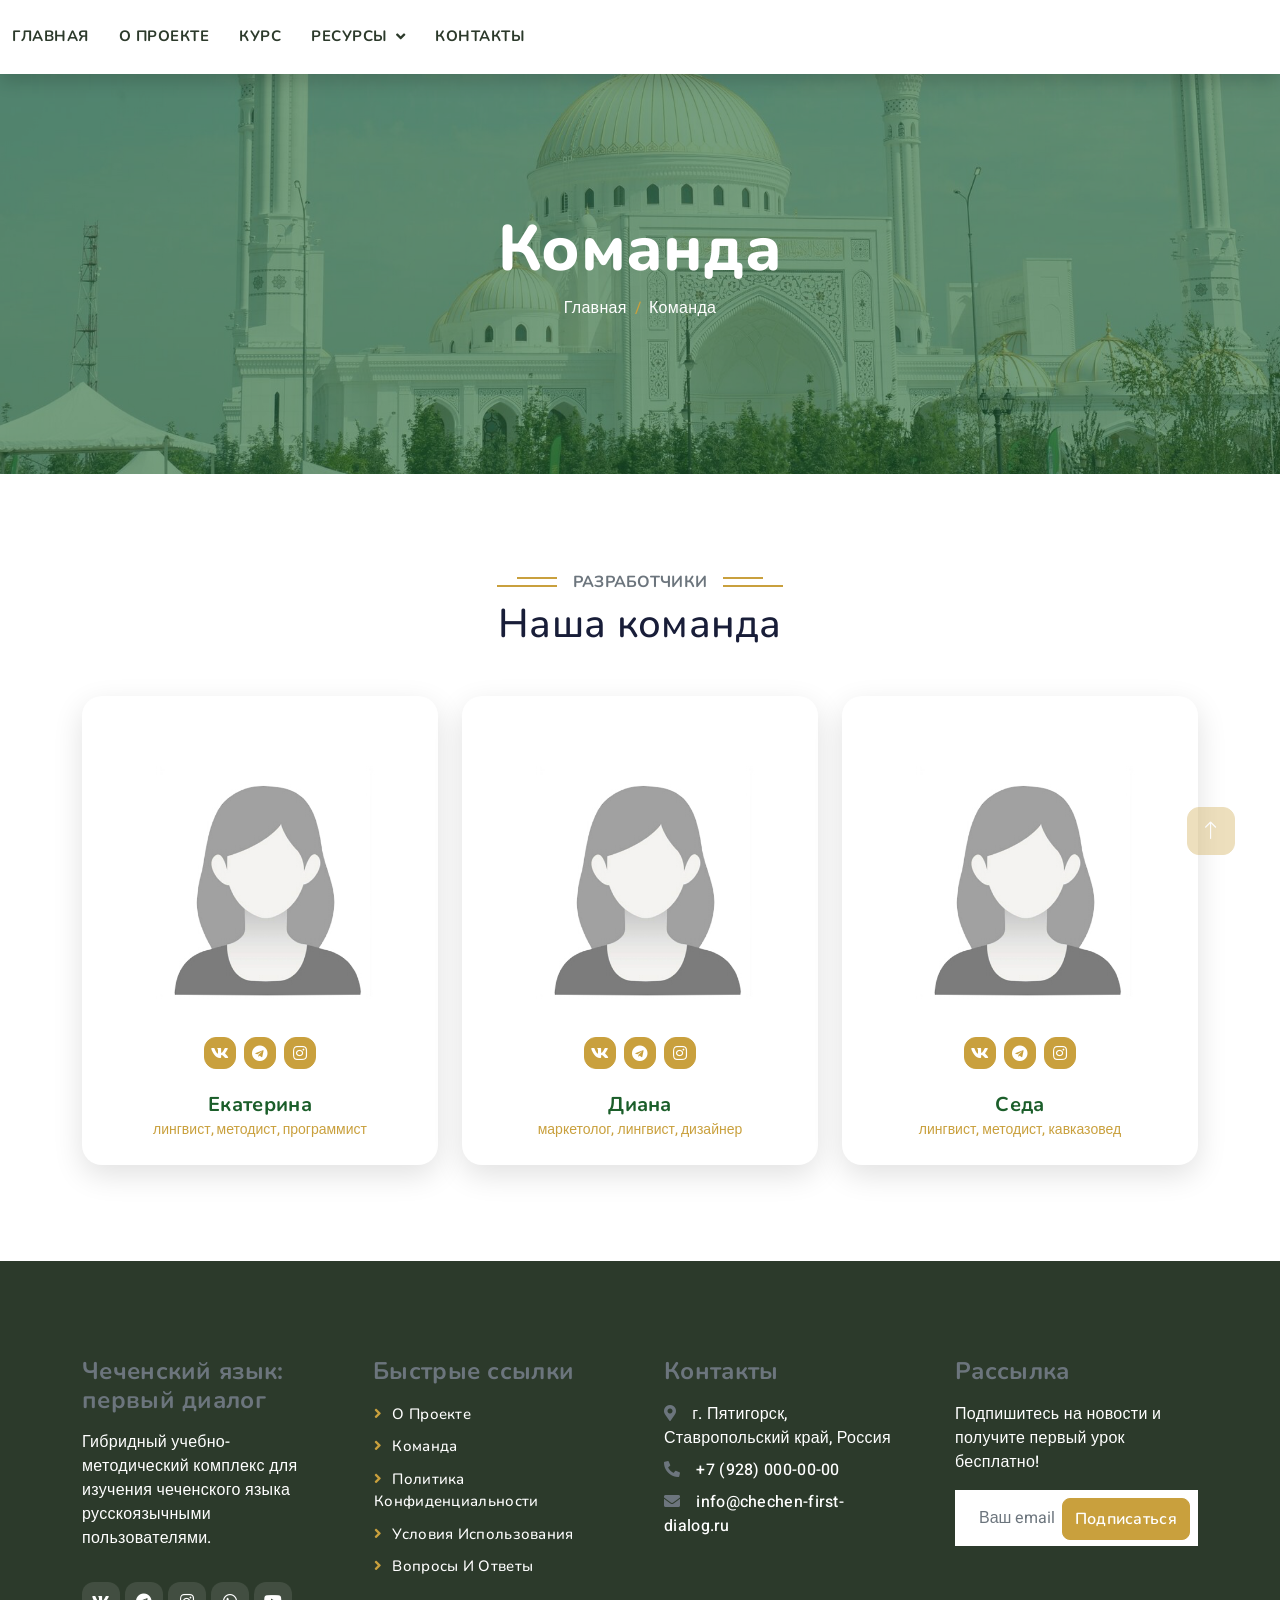
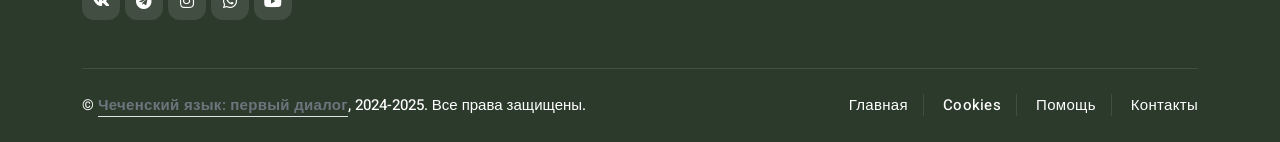
<file: team.html>
<!DOCTYPE html>
<html lang="ru">

<head>
    <meta charset="utf-8">
    <title>Чеченский язык: первый диалог | Команда</title>
    <meta content="width=device-width, initial-scale=1.0" name="viewport">
    <meta content="Изучение чеченского языка, чеченский язык, Нохчийн мотт, обучение чеченскому" name="keywords">
    <meta content="Чеченский язык: первый диалог — гибридный учебно-методический комплекс для изучения чеченского языка русскоязычными пользователями." name="description">

    <!-- Favicon -->
    <link href="img/favicon.ico" rel="icon">

    <!-- Google Web Fonts -->
    <link rel="preconnect" href="https://fonts.googleapis.com">
    <link rel="preconnect" href="https://fonts.gstatic.com" crossorigin>
    <link href="https://fonts.googleapis.com/css2?family=Heebo:wght@400;500;600&family=Nunito:wght@600;700;800&display=swap" rel="stylesheet">

    <!-- Icon Font Stylesheet -->
    <link href="https://cdnjs.cloudflare.com/ajax/libs/font-awesome/5.10.0/css/all.min.css" rel="stylesheet">
    <link href="https://cdn.jsdelivr.net/npm/bootstrap-icons@1.4.1/font/bootstrap-icons.css" rel="stylesheet">

    <!-- Libraries Stylesheet -->
    <link href="lib/animate/animate.min.css" rel="stylesheet">
    <link href="lib/owlcarousel/assets/owl.carousel.min.css" rel="stylesheet">

    <!-- Customized Bootstrap Stylesheet -->
    <link href="css/bootstrap.min.css" rel="stylesheet">

    <!-- Template Stylesheet -->
    <link href="css/style.css" rel="stylesheet">
    
    <style>
        .navbar-brand {
            display: none !important;
        }
        
        .navbar-logo {
            color: white !important;
            background: transparent !important;
            text-shadow: none !important;
            opacity: 0 !important;
            pointer-events: none !important;
            user-select: none !important;
            margin-right: 10px;
            font-size: 0.1px;
        }

        .navbar-nav {
            margin-left: 0 !important;
        }
        
        .navbar-collapse {
            justify-content: flex-start;
        }
        
        .navbar-nav .nav-link {
            font-family: 'Nunito', sans-serif !important;
            font-weight: 700 !important;
            font-size: 15px !important;
            letter-spacing: 0.5px !important;
            text-transform: uppercase !important;
        }
        
        .dropdown-menu {
            border: none;
            box-shadow: 0 10px 30px rgba(0, 0, 0, 0.1);
            border-radius: 12px;
            padding: 8px 0;
        }
        
        .dropdown-item {
            padding: 8px 24px;
            font-size: 14px;
            font-weight: 500;
            color: var(--dark);
            transition: all 0.3s ease;
        }
        
        .dropdown-item:hover {
            background-color: #f5f5f5 !important;
            color: var(--dark) !important;
            padding-left: 28px;
        }
        
        .dropdown-item.active {
            color: var(--secondary) !important;
            background-color: transparent !important;
        }
        
        .navbar-nav .nav-link.active {
            color: var(--secondary) !important;
        }
        
        .navbar-nav .nav-link:hover {
            color: var(--secondary) !important;
        }
        
        .team-item {
            box-shadow: 0 10px 30px rgba(0, 0, 0, 0.12) !important;
            transition: box-shadow 0.3s ease, transform 0.3s ease;
        }
        
        .team-item:hover {
            box-shadow: 0 20px 40px rgba(0, 0, 0, 0.2) !important;
            transform: translateY(-5px);
        }
        
        @media (max-width: 768px) {
            .navbar-brand {
                font-size: 18px;
            }
        }
    </style>
</head>

<body>
    <!-- Спиннер -->
    <div id="spinner" class="show bg-white position-fixed translate-middle w-100 vh-100 top-50 start-50 d-flex align-items-center justify-content-center">
        <div class="spinner-border text-secondary" style="width: 3rem; height: 3rem;" role="status">
            <span class="sr-only">Загрузка...</span>
        </div>
    </div>
    <!-- Спиннер конец -->

    <!-- Навбар -->
    <nav class="navbar navbar-expand-lg bg-white navbar-light shadow sticky-top p-0">
        <button type="button" class="navbar-toggler me-4" data-bs-toggle="collapse" data-bs-target="#navbarCollapse">
            <span class="navbar-toggler-icon"></span>
        </button>
        <div class="collapse navbar-collapse" id="navbarCollapse">
            <div class="navbar-nav p-4 p-lg-0">
                <!-- Абсолютно белый, невидимый логотип -->
                <span class="navbar-logo">Логотип</span>
                <a href="index.html" class="nav-item nav-link">Главная</a>
                <a href="about.html" class="nav-item nav-link">О проекте</a>
                <a href="404.html" class="nav-item nav-link">Курс</a>
                <div class="nav-item dropdown">
                    <a href="#" class="nav-link dropdown-toggle" data-bs-toggle="dropdown">Ресурсы</a>
                    <div class="dropdown-menu fade-down m-0">
                        <a href="team.html" class="dropdown-item active">Команда</a>
                        <a href="testimonial.html" class="dropdown-item">Отзывы</a>
                        <a href="404.html" class="dropdown-item">Структура курса</a>
                    </div>
                </div>
                <a href="contact.html" class="nav-item nav-link">Контакты</a>
            </div>
        </div>
    </nav>
    <!-- Навбар конец -->

    <!-- Баннер -->
    <div class="container-fluid p-0 mb-5">
        <div style="background-image: url('img/carousel-1.jpg'); background-size: cover; background-position: center; min-height: 400px; position: relative;">
            <div style="position: absolute; top: 0; left: 0; width: 100%; height: 100%; background: rgba(27, 94, 42, 0.6); display: flex; align-items: center; justify-content: center;">
                <div class="container">
                    <div class="row justify-content-center">
                        <div class="col-lg-10 text-center">
                            <h1 class="display-3 text-white animated slideInDown">Команда</h1>
                            <nav aria-label="breadcrumb">
                                <ol class="breadcrumb justify-content-center">
                                    <li class="breadcrumb-item"><a class="text-white" href="index.html">Главная</a></li>
                                    <li class="breadcrumb-item text-white active" aria-current="page">Команда</li>
                                </ol>
                            </nav>
                        </div>
                    </div>
                </div>
            </div>
        </div>
    </div>
    <!-- Баннер конец -->

    <!-- Команда -->
    <div class="container-xxl py-5">
        <div class="container">
            <div class="text-center wow fadeInUp" data-wow-delay="0.1s">
                <h6 class="section-title bg-white text-center text-secondary px-3">Разработчики</h6>
                <h1 class="mb-5">Наша команда</h1>
            </div>
            <div class="row g-4 justify-content-center">
                <div class="col-lg-4 col-md-6 wow fadeInUp" data-wow-delay="0.1s">
                    <div class="team-item bg-white">
                        <div class="overflow-hidden" style="border-radius: 20px 20px 0 0;">
                            <img class="img-fluid" src="img/team-1.jpg" alt="Екатерина">
                        </div>
                        <div class="position-relative d-flex justify-content-center" style="margin-top: -23px;">
                            <div class="bg-white d-flex justify-content-center pt-2 px-1">
                                <a class="btn btn-sm-square btn-secondary mx-1" href=""><i class="fab fa-vk"></i></a>
                                <a class="btn btn-sm-square btn-secondary mx-1" href=""><i class="fab fa-telegram"></i></a>
                                <a class="btn btn-sm-square btn-secondary mx-1" href=""><i class="fab fa-instagram"></i></a>
                            </div>
                        </div>
                        <div class="text-center p-4">
                            <h5 class="mb-0 team-name">Екатерина</h5>
                            <small class="team-position">лингвист, методист, программист</small>
                        </div>
                    </div>
                </div>
                <div class="col-lg-4 col-md-6 wow fadeInUp" data-wow-delay="0.3s">
                    <div class="team-item bg-white">
                        <div class="overflow-hidden" style="border-radius: 20px 20px 0 0;">
                            <img class="img-fluid" src="img/team-2.jpg" alt="Диана">
                        </div>
                        <div class="position-relative d-flex justify-content-center" style="margin-top: -23px;">
                            <div class="bg-white d-flex justify-content-center pt-2 px-1">
                                <a class="btn btn-sm-square btn-secondary mx-1" href=""><i class="fab fa-vk"></i></a>
                                <a class="btn btn-sm-square btn-secondary mx-1" href=""><i class="fab fa-telegram"></i></a>
                                <a class="btn btn-sm-square btn-secondary mx-1" href=""><i class="fab fa-instagram"></i></a>
                            </div>
                        </div>
                        <div class="text-center p-4">
                            <h5 class="mb-0 team-name">Диана</h5>
                            <small class="team-position">маркетолог, лингвист, дизайнер</small>
                        </div>
                    </div>
                </div>
                <div class="col-lg-4 col-md-6 wow fadeInUp" data-wow-delay="0.5s">
                    <div class="team-item bg-white">
                        <div class="overflow-hidden" style="border-radius: 20px 20px 0 0;">
                            <img class="img-fluid" src="img/team-3.jpg" alt="Седа">
                        </div>
                        <div class="position-relative d-flex justify-content-center" style="margin-top: -23px;">
                            <div class="bg-white d-flex justify-content-center pt-2 px-1">
                                <a class="btn btn-sm-square btn-secondary mx-1" href=""><i class="fab fa-vk"></i></a>
                                <a class="btn btn-sm-square btn-secondary mx-1" href=""><i class="fab fa-telegram"></i></a>
                                <a class="btn btn-sm-square btn-secondary mx-1" href=""><i class="fab fa-instagram"></i></a>
                            </div>
                        </div>
                        <div class="text-center p-4">
                            <h5 class="mb-0 team-name">Седа</h5>
                            <small class="team-position">лингвист, методист, кавказовед</small>
                        </div>
                    </div>
                </div>
            </div>
        </div>
    </div>
    <!-- Команда конец -->

    <!-- Футер -->
    <div class="container-fluid footer pt-5 mt-5 wow fadeIn" data-wow-delay="0.1s">
        <div class="container py-5">
            <div class="row g-5">
                <div class="col-lg-3 col-md-6">
                    <h4 class="text-secondary mb-3">Чеченский язык: первый диалог</h4>
                    <p class="mb-4">Гибридный учебно-методический комплекс для изучения чеченского языка русскоязычными пользователями.</p>
                    <div class="d-flex pt-2">
                        <a class="btn btn-outline-light btn-social" href=""><i class="fab fa-vk"></i></a>
                        <a class="btn btn-outline-light btn-social" href=""><i class="fab fa-telegram"></i></a>
                        <a class="btn btn-outline-light btn-social" href=""><i class="fab fa-instagram"></i></a>
                        <a class="btn btn-outline-light btn-social" href=""><i class="fab fa-whatsapp"></i></a>
                        <a class="btn btn-outline-light btn-social" href=""><i class="fab fa-youtube"></i></a>
                    </div>
                </div>
                <div class="col-lg-3 col-md-6">
                    <h4 class="text-secondary mb-3">Быстрые ссылки</h4>
                    <a class="btn btn-link" href="about.html">О проекте</a>
                    <a class="btn btn-link" href="team.html">Команда</a>
                    <a class="btn btn-link" href="404.html">Политика конфиденциальности</a>
                    <a class="btn btn-link" href="404.html">Условия использования</a>
                    <a class="btn btn-link" href="404.html">Вопросы и ответы</a>
                </div>
                <div class="col-lg-3 col-md-6">
                    <h4 class="text-secondary mb-3">Контакты</h4>
                    <p class="mb-2"><i class="fa fa-map-marker-alt text-secondary me-3"></i>г. Пятигорск, Ставропольский край, Россия</p>
                    <p class="mb-2"><i class="fa fa-phone-alt text-secondary me-3"></i>+7 (928) 000-00-00</p>
                    <p class="mb-2"><i class="fa fa-envelope text-secondary me-3"></i>info@chechen-first-dialog.ru</p>
                </div>
                <div class="col-lg-3 col-md-6">
                    <h4 class="text-secondary mb-3">Рассылка</h4>
                    <p>Подпишитесь на новости и получите первый урок бесплатно!</p>
                    <div class="position-relative mx-auto" style="max-width: 400px;">
                        <input class="form-control border-0 w-100 py-3 ps-4 pe-5" type="text" placeholder="Ваш email">
                        <button type="button" class="btn btn-secondary py-2 position-absolute top-0 end-0 mt-2 me-2">Подписаться</button>
                    </div>
                </div>
            </div>
        </div>
        <div class="container">
            <div class="copyright">
                <div class="row">
                    <div class="col-md-6 text-center text-md-start mb-3 mb-md-0">
                        &copy; <a class="border-bottom text-secondary" href="#">Чеченский язык: первый диалог</a>, 2024-2025. Все права защищены.
                    </div>
                    <div class="col-md-6 text-center text-md-end">
                        <div class="footer-menu">
                            <a href="index.html">Главная</a>
                            <a href="404.html">Cookies</a>
                            <a href="404.html">Помощь</a>
                            <a href="contact.html">Контакты</a>
                        </div>
                    </div>
                </div>
            </div>
        </div>
    </div>
    <!-- Футер конец -->

    <!-- Кнопка наверх -->
    <a href="#" class="btn btn-lg btn-secondary btn-lg-square back-to-top"><i class="bi bi-arrow-up"></i></a>

    <!-- JavaScript -->
    <script src="https://code.jquery.com/jquery-3.4.1.min.js"></script>
    <script src="https://cdn.jsdelivr.net/npm/bootstrap@5.0.0/dist/js/bootstrap.bundle.min.js"></script>
    <script src="lib/wow/wow.min.js"></script>
    <script src="lib/easing/easing.min.js"></script>
    <script src="lib/waypoints/waypoints.min.js"></script>
    <script src="lib/owlcarousel/owl.carousel.min.js"></script>
    <script src="js/main.js"></script>
</body>

</html>
</file>
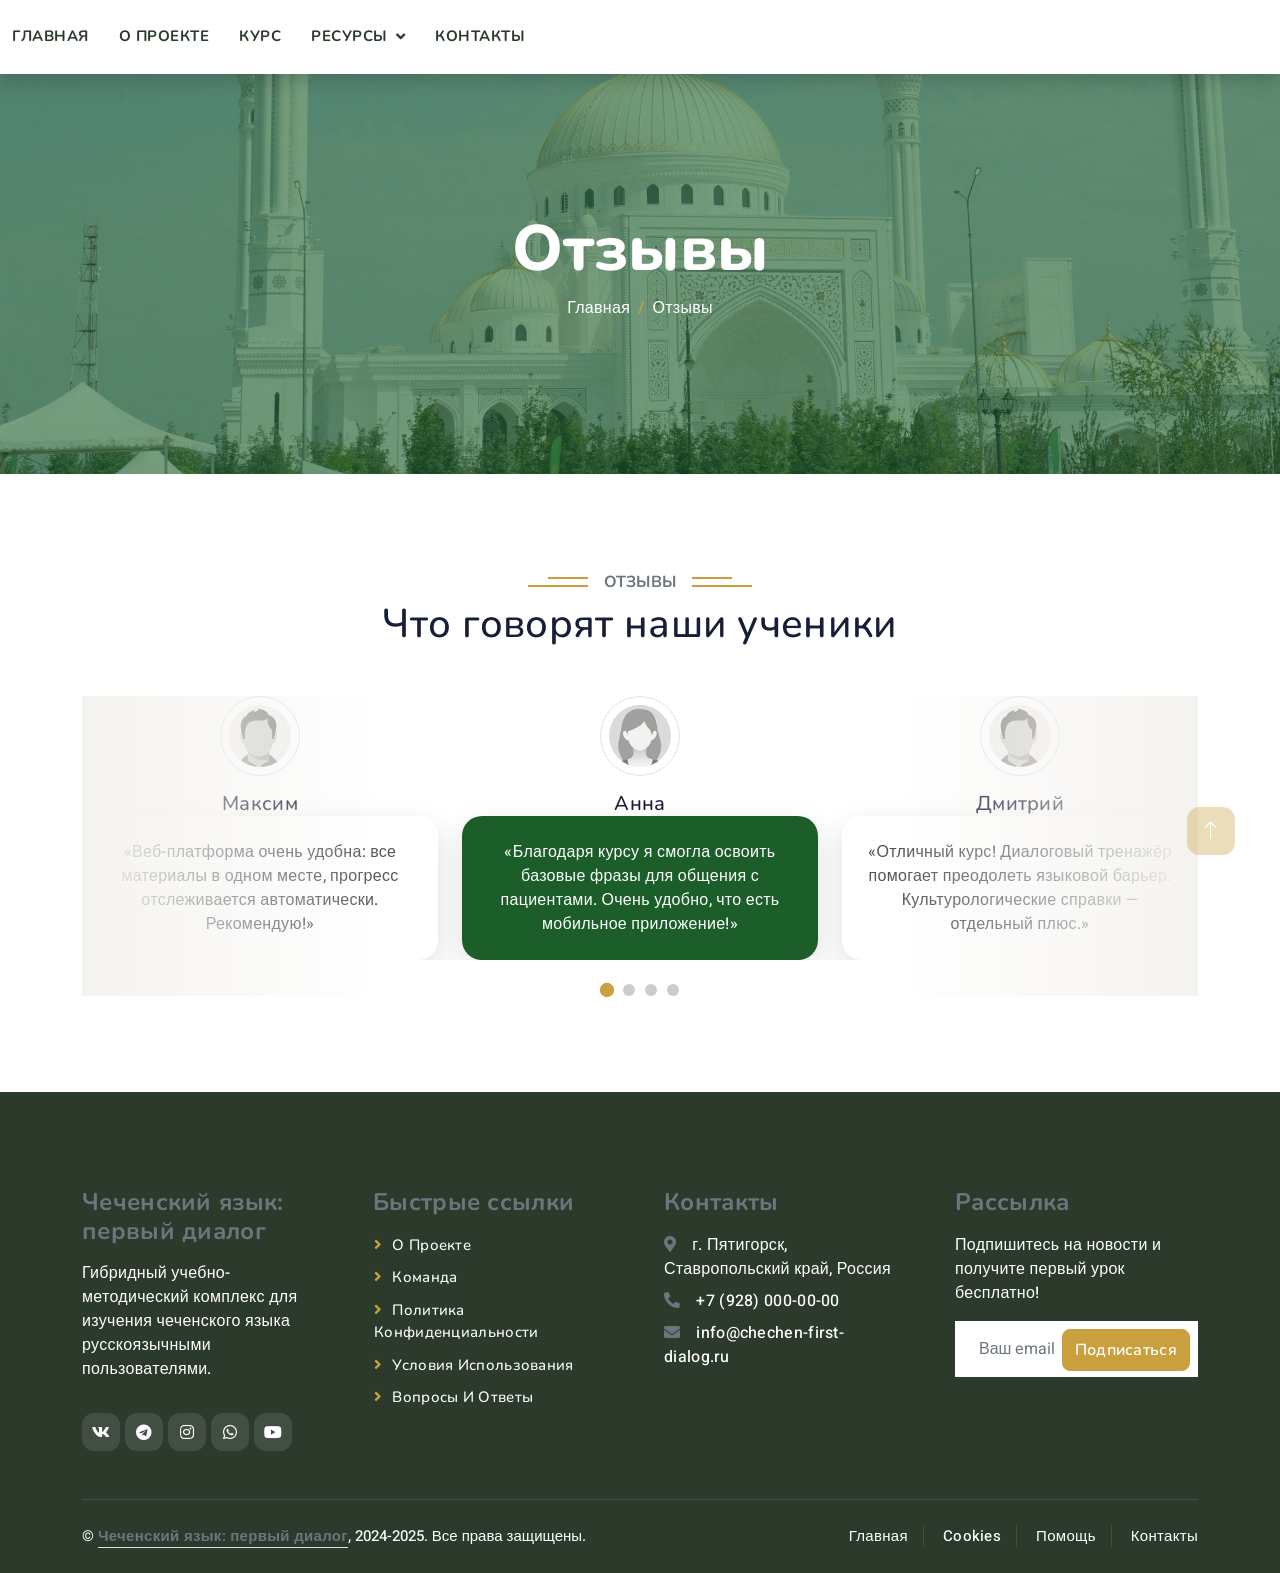
<file: testimonial.html>
<!DOCTYPE html>
<html lang="ru">

<head>
    <meta charset="utf-8">
    <title>Чеченский язык: первый диалог | Отзывы</title>
    <meta content="width=device-width, initial-scale=1.0" name="viewport">
    <meta content="Изучение чеченского языка, чеченский язык, Нохчийн мотт, обучение чеченскому" name="keywords">
    <meta content="Чеченский язык: первый диалог — гибридный учебно-методический комплекс для изучения чеченского языка русскоязычными пользователями." name="description">

    <!-- Favicon -->
    <link href="img/favicon.ico" rel="icon">

    <!-- Google Web Fonts -->
    <link rel="preconnect" href="https://fonts.googleapis.com">
    <link rel="preconnect" href="https://fonts.gstatic.com" crossorigin>
    <link href="https://fonts.googleapis.com/css2?family=Heebo:wght@400;500;600&family=Nunito:wght@600;700;800&display=swap" rel="stylesheet">

    <!-- Icon Font Stylesheet -->
    <link href="https://cdnjs.cloudflare.com/ajax/libs/font-awesome/5.10.0/css/all.min.css" rel="stylesheet">
    <link href="https://cdn.jsdelivr.net/npm/bootstrap-icons@1.4.1/font/bootstrap-icons.css" rel="stylesheet">

    <!-- Libraries Stylesheet -->
    <link href="lib/animate/animate.min.css" rel="stylesheet">
    <link href="lib/owlcarousel/assets/owl.carousel.min.css" rel="stylesheet">

    <!-- Customized Bootstrap Stylesheet -->
    <link href="css/bootstrap.min.css" rel="stylesheet">

    <!-- Template Stylesheet -->
    <link href="css/style.css" rel="stylesheet">
    
    <style>
        .navbar-brand {
            display: none !important;
        }
        
        .navbar-logo {
            color: white !important;
            background: transparent !important;
            text-shadow: none !important;
            opacity: 0 !important;
            pointer-events: none !important;
            user-select: none !important;
            margin-right: 10px;
            font-size: 0.1px;
        }

        .navbar-nav {
            margin-left: 0 !important;
        }
        
        .navbar-collapse {
            justify-content: flex-start;
        }
        
        .navbar-nav .nav-link {
            font-family: 'Nunito', sans-serif !important;
            font-weight: 700 !important;
            font-size: 15px !important;
            letter-spacing: 0.5px !important;
            text-transform: uppercase !important;
        }
        
        .dropdown-menu {
            border: none;
            box-shadow: 0 10px 30px rgba(0, 0, 0, 0.1);
            border-radius: 12px;
            padding: 8px 0;
        }
        
        .dropdown-item {
            padding: 8px 24px;
            font-size: 14px;
            font-weight: 500;
            color: var(--dark);
            transition: all 0.3s ease;
        }
        
        .dropdown-item:hover {
            background-color: #f5f5f5 !important;
            color: var(--dark) !important;
            padding-left: 28px;
        }
        
        .dropdown-item.active {
            color: var(--secondary) !important;
            background-color: transparent !important;
        }
        
        .nav-item.dropdown.show .nav-link {
            color: var(--secondary) !important;
        }
        
        .navbar-nav .nav-link.active {
            color: var(--secondary) !important;
        }
        
        .navbar-nav .nav-link:hover {
            color: var(--secondary) !important;
        }
        
        .testimonial-text {
            box-shadow: 0 10px 30px rgba(0, 0, 0, 0.12) !important;
            transition: box-shadow 0.3s ease;
        }
        
        @media (max-width: 768px) {
            .navbar-brand {
                font-size: 18px;
            }
        }
    </style>
</head>

<body>
    <!-- Спиннер -->
    <div id="spinner" class="show bg-white position-fixed translate-middle w-100 vh-100 top-50 start-50 d-flex align-items-center justify-content-center">
        <div class="spinner-border text-secondary" style="width: 3rem; height: 3rem;" role="status">
            <span class="sr-only">Загрузка...</span>
        </div>
    </div>
    <!-- Спиннер конец -->

    <!-- Навбар -->
    <nav class="navbar navbar-expand-lg bg-white navbar-light shadow sticky-top p-0">
        <button type="button" class="navbar-toggler me-4" data-bs-toggle="collapse" data-bs-target="#navbarCollapse">
            <span class="navbar-toggler-icon"></span>
        </button>
        <div class="collapse navbar-collapse" id="navbarCollapse">
            <div class="navbar-nav p-4 p-lg-0">
                <!-- Абсолютно белый, невидимый логотип -->
                <span class="navbar-logo">Логотип</span>
                <a href="index.html" class="nav-item nav-link">Главная</a>
                <a href="about.html" class="nav-item nav-link">О проекте</a>
                <a href="404.html" class="nav-item nav-link">Курс</a>
                <div class="nav-item dropdown">
                    <a href="#" class="nav-link dropdown-toggle" data-bs-toggle="dropdown">Ресурсы</a>
                    <div class="dropdown-menu fade-down m-0">
                        <a href="team.html" class="dropdown-item">Команда</a>
                        <a href="testimonial.html" class="dropdown-item active">Отзывы</a>
                        <a href="404.html" class="dropdown-item">Структура курса</a>
                    </div>
                </div>
                <a href="contact.html" class="nav-item nav-link">Контакты</a>
            </div>
        </div>
    </nav>
    <!-- Навбар конец -->

    <!-- Баннер -->
    <div class="container-fluid p-0 mb-5">
        <div style="background-image: url('img/carousel-1.jpg'); background-size: cover; background-position: center; min-height: 400px; position: relative;">
            <div style="position: absolute; top: 0; left: 0; width: 100%; height: 100%; background: rgba(27, 94, 42, 0.6); display: flex; align-items: center; justify-content: center;">
                <div class="container">
                    <div class="row justify-content-center">
                        <div class="col-lg-10 text-center">
                            <h1 class="display-3 text-white animated slideInDown">Отзывы</h1>
                            <nav aria-label="breadcrumb">
                                <ol class="breadcrumb justify-content-center">
                                    <li class="breadcrumb-item"><a class="text-white" href="index.html">Главная</a></li>
                                    <li class="breadcrumb-item text-white active" aria-current="page">Отзывы</li>
                                </ol>
                            </nav>
                        </div>
                    </div>
                </div>
            </div>
        </div>
    </div>
    <!-- Баннер конец -->

    <!-- Отзывы -->
    <div class="container-xxl py-5 wow fadeInUp" data-wow-delay="0.1s">
        <div class="container">
            <div class="text-center">
                <h6 class="section-title bg-white text-center text-secondary px-3">Отзывы</h6>
                <h1 class="mb-5">Что говорят наши ученики</h1>
            </div>
            <div class="owl-carousel testimonial-carousel position-relative">
                <div class="testimonial-item text-center">
                    <img class="border rounded-circle p-2 mx-auto mb-3" src="img/testimonial-1.jpg" style="width: 80px; height: 80px;">
                    <h5 class="mb-0">Анна</h5>
                    <div class="testimonial-text bg-white text-center p-4" style="border-radius: 20px;">
                        <p class="mb-0">«Благодаря курсу я смогла освоить базовые фразы для общения с пациентами. Очень удобно, что есть мобильное приложение!»</p>
                    </div>
                </div>
                <div class="testimonial-item text-center">
                    <img class="border rounded-circle p-2 mx-auto mb-3" src="img/testimonial-2.jpg" style="width: 80px; height: 80px;">
                    <h5 class="mb-0">Дмитрий</h5>
                    <div class="testimonial-text bg-white text-center p-4" style="border-radius: 20px;">
                        <p class="mb-0">«Отличный курс! Диалоговый тренажёр помогает преодолеть языковой барьер. Культурологические справки — отдельный плюс.»</p>
                    </div>
                </div>
                <div class="testimonial-item text-center">
                    <img class="border rounded-circle p-2 mx-auto mb-3" src="img/testimonial-3.jpg" style="width: 80px; height: 80px;">
                    <h5 class="mb-0">Елена</h5>
                    <div class="testimonial-text bg-white text-center p-4" style="border-radius: 20px;">
                        <p class="mb-0">«Как филолог, оценила системный подход. Фонетика разобрана великолепно — даже абруптивные звуки стало понятно!»</p>
                    </div>
                </div>
                <div class="testimonial-item text-center">
                    <img class="border rounded-circle p-2 mx-auto mb-3" src="img/testimonial-4.jpg" style="width: 80px; height: 80px;">
                    <h5 class="mb-0">Максим</h5>
                    <div class="testimonial-text bg-white text-center p-4" style="border-radius: 20px;">
                        <p class="mb-0">«Веб-платформа очень удобна: все материалы в одном месте, прогресс отслеживается автоматически. Рекомендую!»</p>
                    </div>
                </div>
            </div>
        </div>
    </div>
    <!-- Отзывы конец -->

    <!-- Футер -->
    <div class="container-fluid footer pt-5 mt-5 wow fadeIn" data-wow-delay="0.1s">
        <div class="container py-5">
            <div class="row g-5">
                <div class="col-lg-3 col-md-6">
                    <h4 class="text-secondary mb-3">Чеченский язык: первый диалог</h4>
                    <p class="mb-4">Гибридный учебно-методический комплекс для изучения чеченского языка русскоязычными пользователями.</p>
                    <div class="d-flex pt-2">
                        <a class="btn btn-outline-light btn-social" href=""><i class="fab fa-vk"></i></a>
                        <a class="btn btn-outline-light btn-social" href=""><i class="fab fa-telegram"></i></a>
                        <a class="btn btn-outline-light btn-social" href=""><i class="fab fa-instagram"></i></a>
                        <a class="btn btn-outline-light btn-social" href=""><i class="fab fa-whatsapp"></i></a>
                        <a class="btn btn-outline-light btn-social" href=""><i class="fab fa-youtube"></i></a>
                    </div>
                </div>
                <div class="col-lg-3 col-md-6">
                    <h4 class="text-secondary mb-3">Быстрые ссылки</h4>
                    <a class="btn btn-link" href="about.html">О проекте</a>
                    <a class="btn btn-link" href="team.html">Команда</a>
                    <a class="btn btn-link" href="404.html">Политика конфиденциальности</a>
                    <a class="btn btn-link" href="404.html">Условия использования</a>
                    <a class="btn btn-link" href="404.html">Вопросы и ответы</a>
                </div>
                <div class="col-lg-3 col-md-6">
                    <h4 class="text-secondary mb-3">Контакты</h4>
                    <p class="mb-2"><i class="fa fa-map-marker-alt text-secondary me-3"></i>г. Пятигорск, Ставропольский край, Россия</p>
                    <p class="mb-2"><i class="fa fa-phone-alt text-secondary me-3"></i>+7 (928) 000-00-00</p>
                    <p class="mb-2"><i class="fa fa-envelope text-secondary me-3"></i>info@chechen-first-dialog.ru</p>
                </div>
                <div class="col-lg-3 col-md-6">
                    <h4 class="text-secondary mb-3">Рассылка</h4>
                    <p>Подпишитесь на новости и получите первый урок бесплатно!</p>
                    <div class="position-relative mx-auto" style="max-width: 400px;">
                        <input class="form-control border-0 w-100 py-3 ps-4 pe-5" type="text" placeholder="Ваш email">
                        <button type="button" class="btn btn-secondary py-2 position-absolute top-0 end-0 mt-2 me-2">Подписаться</button>
                    </div>
                </div>
            </div>
        </div>
        <div class="container">
            <div class="copyright">
                <div class="row">
                    <div class="col-md-6 text-center text-md-start mb-3 mb-md-0">
                        &copy; <a class="border-bottom text-secondary" href="#">Чеченский язык: первый диалог</a>, 2024-2025. Все права защищены.
                    </div>
                    <div class="col-md-6 text-center text-md-end">
                        <div class="footer-menu">
                            <a href="index.html">Главная</a>
                            <a href="404.html">Cookies</a>
                            <a href="404.html">Помощь</a>
                            <a href="contact.html">Контакты</a>
                        </div>
                    </div>
                </div>
            </div>
        </div>
    </div>
    <!-- Футер конец -->

    <!-- Кнопка наверх -->
    <a href="#" class="btn btn-lg btn-secondary btn-lg-square back-to-top"><i class="bi bi-arrow-up"></i></a>

    <!-- JavaScript -->
    <script src="https://code.jquery.com/jquery-3.4.1.min.js"></script>
    <script src="https://cdn.jsdelivr.net/npm/bootstrap@5.0.0/dist/js/bootstrap.bundle.min.js"></script>
    <script src="lib/wow/wow.min.js"></script>
    <script src="lib/easing/easing.min.js"></script>
    <script src="lib/waypoints/waypoints.min.js"></script>
    <script src="lib/owlcarousel/owl.carousel.min.js"></script>
    <script src="js/main.js"></script>
</body>

</html>
</file>
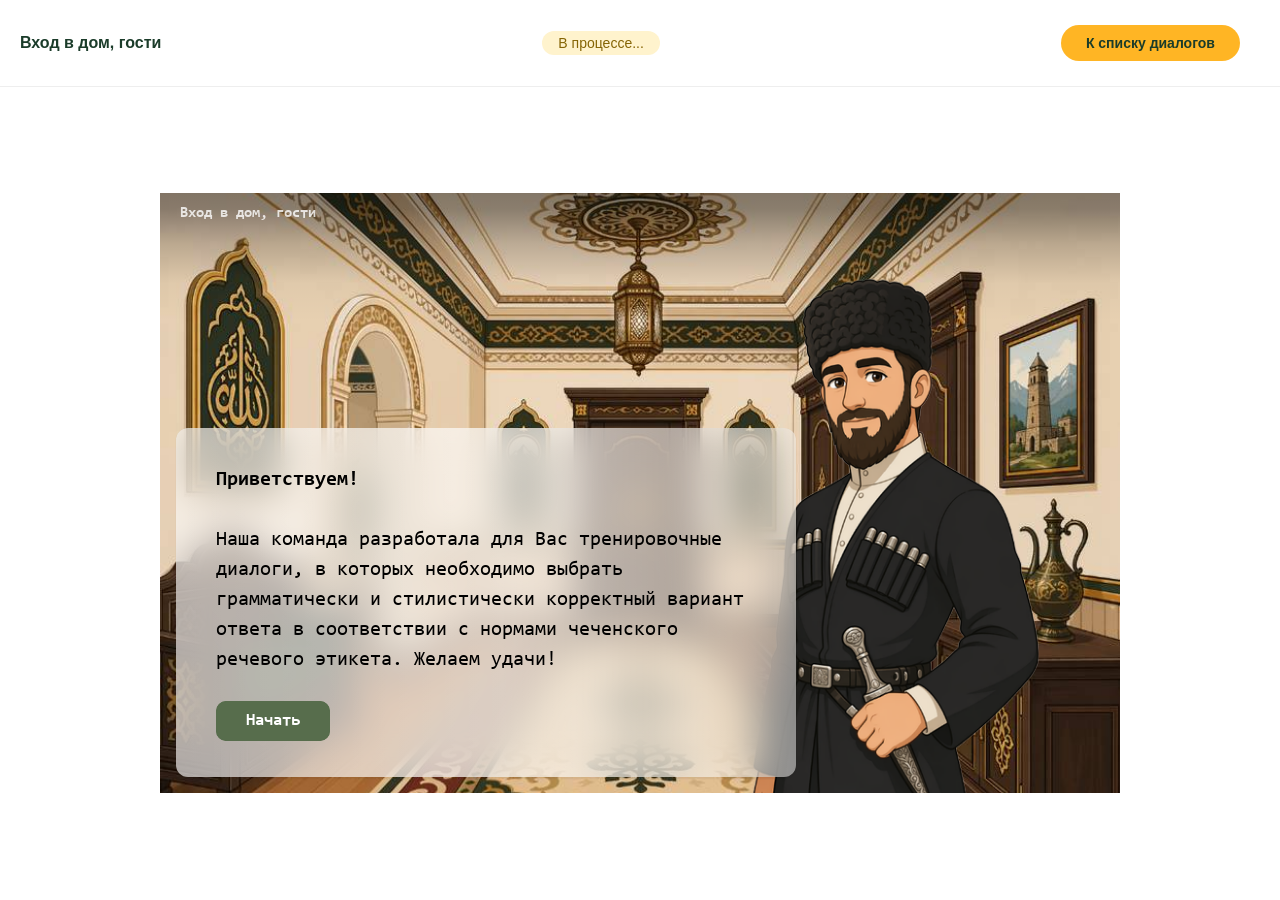
<file: dialogs/enter/frame.html>
<!DOCTYPE html>
<html lang="ru">
<head>
    <meta charset="utf-8">
    <meta name="viewport" content="width=device-width, initial-scale=1.0">
    <title>Вход в дом, гости</title>
    <style>
        * {
            margin: 0;
            padding: 0;
            box-sizing: border-box;
        }
        body {
            background: #f8f9fa;
            font-family: 'Nunito', sans-serif;
        }
        #container {
            width: 100%;
            height: 100vh;
            display: flex;
            flex-direction: column;
        }
        #backBtn {
            background: #ffb524;
            border: none;
            color: #1b3c2a;
            font-weight: 700;
            padding: 10px 25px;
            border-radius: 50px;
            margin: 15px 20px;
            align-self: flex-start;
            cursor: pointer;
            transition: all 0.3s ease;
            font-size: 14px;
            text-decoration: none;
            display: inline-block;
        }
        #backBtn:hover {
            background: #e69e1a;
            transform: scale(1.02);
        }
        #dialogFrame {
            flex: 1;
            width: 100%;
            border: none;
            background: white;
        }
        .status-bar {
            background: white;
            padding: 10px 20px;
            border-bottom: 1px solid #eee;
            display: flex;
            justify-content: space-between;
            align-items: center;
            flex-wrap: wrap;
            gap: 10px;
        }
        .status-bar .title {
            font-weight: 700;
            color: #1b3c2a;
            font-size: 16px;
        }
        .status-bar .status {
            font-size: 14px;
            color: #666;
        }
        .status-bar .status.completed {
            color: #155724;
            background: #d4edda;
            padding: 4px 16px;
            border-radius: 50px;
        }
        .status-bar .status.in-progress {
            color: #856404;
            background: #fff3cd;
            padding: 4px 16px;
            border-radius: 50px;
        }
    </style>
</head>
<body>

<div id="container">
    <div class="status-bar">
        <span class="title">Вход в дом, гости</span>
        <span class="status in-progress" id="statusLabel">В процессе...</span>
        <button id="backBtn" onclick="goBack()">
            <i class="fas fa-arrow-left"></i> К списку диалогов
        </button>
    </div>
    <iframe id="dialogFrame" src="index.html"></iframe>
</div>

<script>
    const DIALOG_ID = 'enter';
    let isCompleted = false;

    function markCompleted() {
        if (isCompleted) return;
        isCompleted = true;
        const label = document.getElementById('statusLabel');
        label.textContent = 'Завершено ✓';
        label.className = 'status completed';

        if (window.parent && window.parent.updateDialogStatus) {
            window.parent.updateDialogStatus(DIALOG_ID, 'completed');
        }
        if (window.parent) {
            window.parent.postMessage({
                type: 'dialogComplete',
                dialogId: DIALOG_ID
            }, '*');
        }
    }

    function markInProgress() {
        if (window.parent && window.parent.markDialogInProgress) {
            window.parent.markDialogInProgress(DIALOG_ID);
        }
    }

    function goBack() {
        if (isCompleted) {
            window.location.href = '../../dialog-trainer.html?completed=' + DIALOG_ID;
        } else {
            window.location.href = '../../dialog-trainer.html';
        }
    }

    markInProgress();

    const iframe = document.getElementById('dialogFrame');
    let checkInterval = setInterval(function() {
        try {
            const doc = iframe.contentDocument || iframe.contentWindow.document;
            if (!doc) return;

            const elements = doc.querySelectorAll('button, a, .btn, [role="button"], .finish, .complete, .done');
            for (let el of elements) {
                const text = (el.textContent || '').toLowerCase();
                if (text.includes('завершить') || text.includes('готово') || 
                    text.includes('finish') || text.includes('complete') || text.includes('done') ||
                    text.includes('продолжить')) {
                    if (!el._handled) {
                        el._handled = true;
                        el.addEventListener('click', function() {
                            setTimeout(markCompleted, 500);
                        });
                    }
                }
            }

            const completeElements = doc.querySelectorAll(
                '.complete-screen, .finish-screen, .result-screen, ' +
                '[class*="complete"], [class*="finish"], [class*="result"]'
            );
            for (let el of completeElements) {
                if (el.offsetParent !== null && el.offsetHeight > 0) {
                    markCompleted();
                    break;
                }
            }

            const iframeUrl = iframe.contentWindow.location.href;
            if (iframeUrl.includes('complete') || iframeUrl.includes('finish') || iframeUrl.includes('result')) {
                markCompleted();
            }
        } catch(e) {}
    }, 2000);

    setTimeout(() => clearInterval(checkInterval), 120000);

    window.addEventListener('message', function(event) {
        const iframe = document.getElementById('dialogFrame');
        if (event.source !== iframe.contentWindow) return;
        const data = event.data;
        if (data && data.type === 'finish') {
            markCompleted();
        }
        if (data && data.type === 'progress') {
            const label = document.getElementById('statusLabel');
            if (label && data.progress !== undefined) {
                const progress = Math.round(data.progress * 100);
                label.textContent = `Прогресс: ${progress}%`;
                label.className = 'status in-progress';
            }
        }
    });
</script>

</body>
</html>
</file>
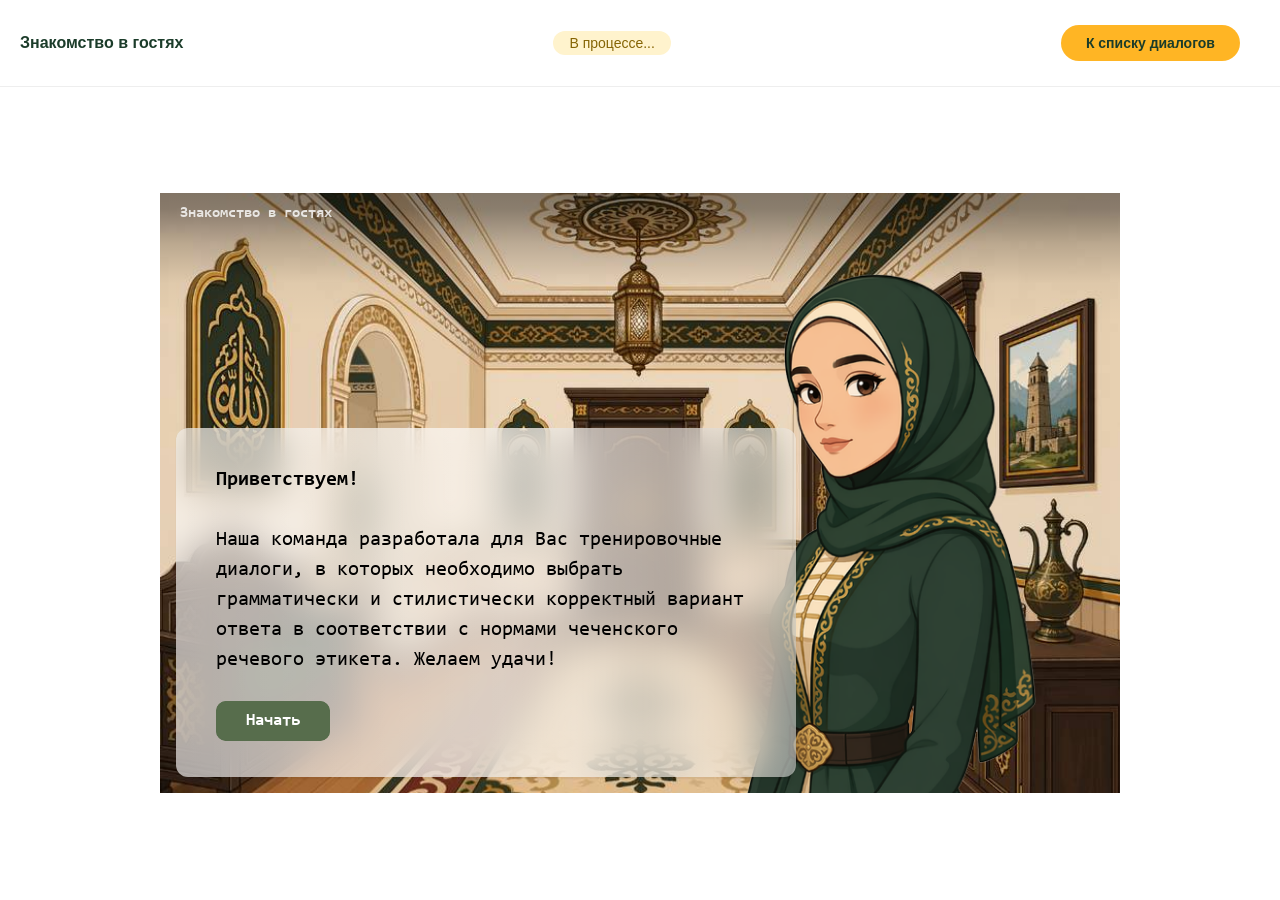
<file: dialogs/guest/frame.html>
<!DOCTYPE html>
<html lang="ru">
<head>
    <meta charset="utf-8">
    <meta name="viewport" content="width=device-width, initial-scale=1.0">
    <title>Знакомство в гостях</title>
    <style>
        * {
            margin: 0;
            padding: 0;
            box-sizing: border-box;
        }
        body {
            background: #f8f9fa;
            font-family: 'Nunito', sans-serif;
        }
        #container {
            width: 100%;
            height: 100vh;
            display: flex;
            flex-direction: column;
        }
        #backBtn {
            background: #ffb524;
            border: none;
            color: #1b3c2a;
            font-weight: 700;
            padding: 10px 25px;
            border-radius: 50px;
            margin: 15px 20px;
            align-self: flex-start;
            cursor: pointer;
            transition: all 0.3s ease;
            font-size: 14px;
            text-decoration: none;
            display: inline-block;
        }
        #backBtn:hover {
            background: #e69e1a;
            transform: scale(1.02);
        }
        #dialogFrame {
            flex: 1;
            width: 100%;
            border: none;
            background: white;
        }
        .status-bar {
            background: white;
            padding: 10px 20px;
            border-bottom: 1px solid #eee;
            display: flex;
            justify-content: space-between;
            align-items: center;
            flex-wrap: wrap;
            gap: 10px;
        }
        .status-bar .title {
            font-weight: 700;
            color: #1b3c2a;
            font-size: 16px;
        }
        .status-bar .status {
            font-size: 14px;
            color: #666;
        }
        .status-bar .status.completed {
            color: #155724;
            background: #d4edda;
            padding: 4px 16px;
            border-radius: 50px;
        }
        .status-bar .status.in-progress {
            color: #856404;
            background: #fff3cd;
            padding: 4px 16px;
            border-radius: 50px;
        }
    </style>
</head>
<body>

<div id="container">
    <div class="status-bar">
        <span class="title">Знакомство в гостях</span>
        <span class="status in-progress" id="statusLabel">В процессе...</span>
        <button id="backBtn" onclick="goBack()">
            <i class="fas fa-arrow-left"></i> К списку диалогов
        </button>
    </div>
    <iframe id="dialogFrame" src="index.html"></iframe>
</div>

<script>
    const DIALOG_ID = 'guest';
    let isCompleted = false;

    function markCompleted() {
        if (isCompleted) return;
        isCompleted = true;
        const label = document.getElementById('statusLabel');
        label.textContent = 'Завершено ✓';
        label.className = 'status completed';

        if (window.parent && window.parent.updateDialogStatus) {
            window.parent.updateDialogStatus(DIALOG_ID, 'completed');
        }
        if (window.parent) {
            window.parent.postMessage({
                type: 'dialogComplete',
                dialogId: DIALOG_ID
            }, '*');
        }
    }

    function markInProgress() {
        if (window.parent && window.parent.markDialogInProgress) {
            window.parent.markDialogInProgress(DIALOG_ID);
        }
    }

    function goBack() {
        if (isCompleted) {
            window.location.href = '../../dialog-trainer.html?completed=' + DIALOG_ID;
        } else {
            window.location.href = '../../dialog-trainer.html';
        }
    }

    markInProgress();

    const iframe = document.getElementById('dialogFrame');
    let checkInterval = setInterval(function() {
        try {
            const doc = iframe.contentDocument || iframe.contentWindow.document;
            if (!doc) return;

            const elements = doc.querySelectorAll('button, a, .btn, [role="button"], .finish, .complete, .done');
            for (let el of elements) {
                const text = (el.textContent || '').toLowerCase();
                if (text.includes('завершить') || text.includes('готово') || 
                    text.includes('finish') || text.includes('complete') || text.includes('done') ||
                    text.includes('продолжить')) {
                    if (!el._handled) {
                        el._handled = true;
                        el.addEventListener('click', function() {
                            setTimeout(markCompleted, 500);
                        });
                    }
                }
            }

            const completeElements = doc.querySelectorAll(
                '.complete-screen, .finish-screen, .result-screen, ' +
                '[class*="complete"], [class*="finish"], [class*="result"]'
            );
            for (let el of completeElements) {
                if (el.offsetParent !== null && el.offsetHeight > 0) {
                    markCompleted();
                    break;
                }
            }

            const iframeUrl = iframe.contentWindow.location.href;
            if (iframeUrl.includes('complete') || iframeUrl.includes('finish') || iframeUrl.includes('result')) {
                markCompleted();
            }
        } catch(e) {}
    }, 2000);

    setTimeout(() => clearInterval(checkInterval), 120000);

    window.addEventListener('message', function(event) {
        const iframe = document.getElementById('dialogFrame');
        if (event.source !== iframe.contentWindow) return;
        const data = event.data;
        if (data && data.type === 'finish') {
            markCompleted();
        }
        if (data && data.type === 'progress') {
            const label = document.getElementById('statusLabel');
            if (label && data.progress !== undefined) {
                const progress = Math.round(data.progress * 100);
                label.textContent = `Прогресс: ${progress}%`;
                label.className = 'status in-progress';
            }
        }
    });
</script>

</body>
</html>
</file>
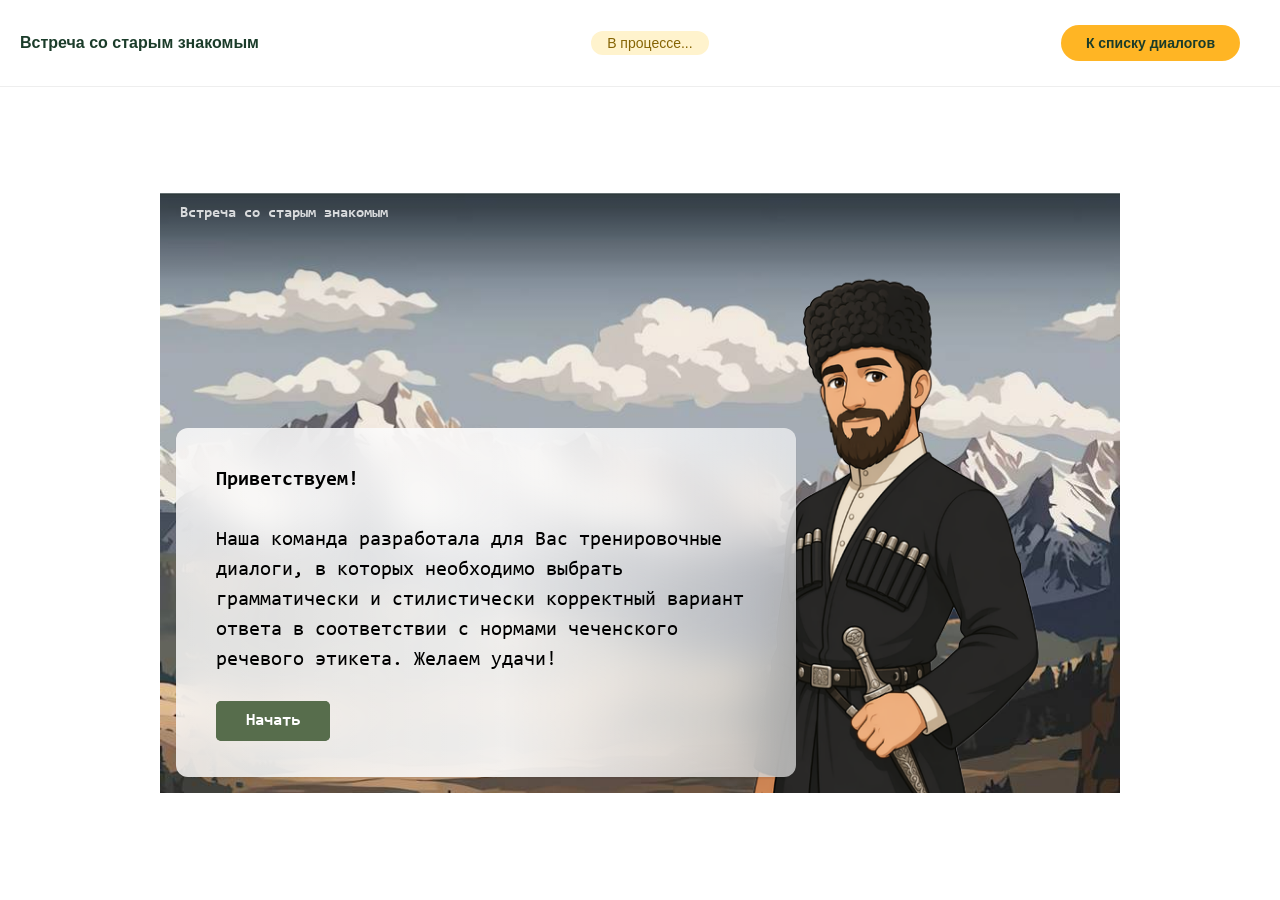
<file: dialogs/meeting/frame.html>
<!DOCTYPE html>
<html lang="ru">
<head>
    <meta charset="utf-8">
    <meta name="viewport" content="width=device-width, initial-scale=1.0">
    <title>Встреча со старым знакомым</title>
    <style>
        * {
            margin: 0;
            padding: 0;
            box-sizing: border-box;
        }
        body {
            background: #f8f9fa;
            font-family: 'Nunito', sans-serif;
        }
        #container {
            width: 100%;
            height: 100vh;
            display: flex;
            flex-direction: column;
        }
        #backBtn {
            background: #ffb524;
            border: none;
            color: #1b3c2a;
            font-weight: 700;
            padding: 10px 25px;
            border-radius: 50px;
            margin: 15px 20px;
            align-self: flex-start;
            cursor: pointer;
            transition: all 0.3s ease;
            font-size: 14px;
            text-decoration: none;
            display: inline-block;
        }
        #backBtn:hover {
            background: #e69e1a;
            transform: scale(1.02);
        }
        #dialogFrame {
            flex: 1;
            width: 100%;
            border: none;
            background: white;
        }
        .status-bar {
            background: white;
            padding: 10px 20px;
            border-bottom: 1px solid #eee;
            display: flex;
            justify-content: space-between;
            align-items: center;
            flex-wrap: wrap;
            gap: 10px;
        }
        .status-bar .title {
            font-weight: 700;
            color: #1b3c2a;
            font-size: 16px;
        }
        .status-bar .status {
            font-size: 14px;
            color: #666;
        }
        .status-bar .status.completed {
            color: #155724;
            background: #d4edda;
            padding: 4px 16px;
            border-radius: 50px;
        }
        .status-bar .status.in-progress {
            color: #856404;
            background: #fff3cd;
            padding: 4px 16px;
            border-radius: 50px;
        }
    </style>
</head>
<body>

<div id="container">
    <div class="status-bar">
        <span class="title">Встреча со старым знакомым</span>
        <span class="status in-progress" id="statusLabel">В процессе...</span>
        <button id="backBtn" onclick="goBack()">
            <i class="fas fa-arrow-left"></i> К списку диалогов
        </button>
    </div>
    <iframe id="dialogFrame" src="index.html"></iframe>
</div>

<script>
    const DIALOG_ID = 'meeting';
    let isCompleted = false;

    function markCompleted() {
        if (isCompleted) return;
        isCompleted = true;
        const label = document.getElementById('statusLabel');
        label.textContent = 'Завершено ✓';
        label.className = 'status completed';

        if (window.parent && window.parent.updateDialogStatus) {
            window.parent.updateDialogStatus(DIALOG_ID, 'completed');
        }
        if (window.parent) {
            window.parent.postMessage({
                type: 'dialogComplete',
                dialogId: DIALOG_ID
            }, '*');
        }
    }

    function markInProgress() {
        if (window.parent && window.parent.markDialogInProgress) {
            window.parent.markDialogInProgress(DIALOG_ID);
        }
    }

    function goBack() {
        if (isCompleted) {
            window.location.href = '../../dialog-trainer.html?completed=' + DIALOG_ID;
        } else {
            window.location.href = '../../dialog-trainer.html';
        }
    }

    markInProgress();

    const iframe = document.getElementById('dialogFrame');
    let checkInterval = setInterval(function() {
        try {
            const doc = iframe.contentDocument || iframe.contentWindow.document;
            if (!doc) return;

            const elements = doc.querySelectorAll('button, a, .btn, [role="button"], .finish, .complete, .done');
            for (let el of elements) {
                const text = (el.textContent || '').toLowerCase();
                if (text.includes('завершить') || text.includes('готово') || 
                    text.includes('finish') || text.includes('complete') || text.includes('done') ||
                    text.includes('продолжить')) {
                    if (!el._handled) {
                        el._handled = true;
                        el.addEventListener('click', function() {
                            setTimeout(markCompleted, 500);
                        });
                    }
                }
            }

            const completeElements = doc.querySelectorAll(
                '.complete-screen, .finish-screen, .result-screen, ' +
                '[class*="complete"], [class*="finish"], [class*="result"]'
            );
            for (let el of completeElements) {
                if (el.offsetParent !== null && el.offsetHeight > 0) {
                    markCompleted();
                    break;
                }
            }

            const iframeUrl = iframe.contentWindow.location.href;
            if (iframeUrl.includes('complete') || iframeUrl.includes('finish') || iframeUrl.includes('result')) {
                markCompleted();
            }
        } catch(e) {}
    }, 2000);

    setTimeout(() => clearInterval(checkInterval), 120000);

    window.addEventListener('message', function(event) {
        const iframe = document.getElementById('dialogFrame');
        if (event.source !== iframe.contentWindow) return;
        const data = event.data;
        if (data && data.type === 'finish') {
            markCompleted();
        }
        if (data && data.type === 'progress') {
            const label = document.getElementById('statusLabel');
            if (label && data.progress !== undefined) {
                const progress = Math.round(data.progress * 100);
                label.textContent = `Прогресс: ${progress}%`;
                label.className = 'status in-progress';
            }
        }
    });
</script>

</body>
</html>
</file>
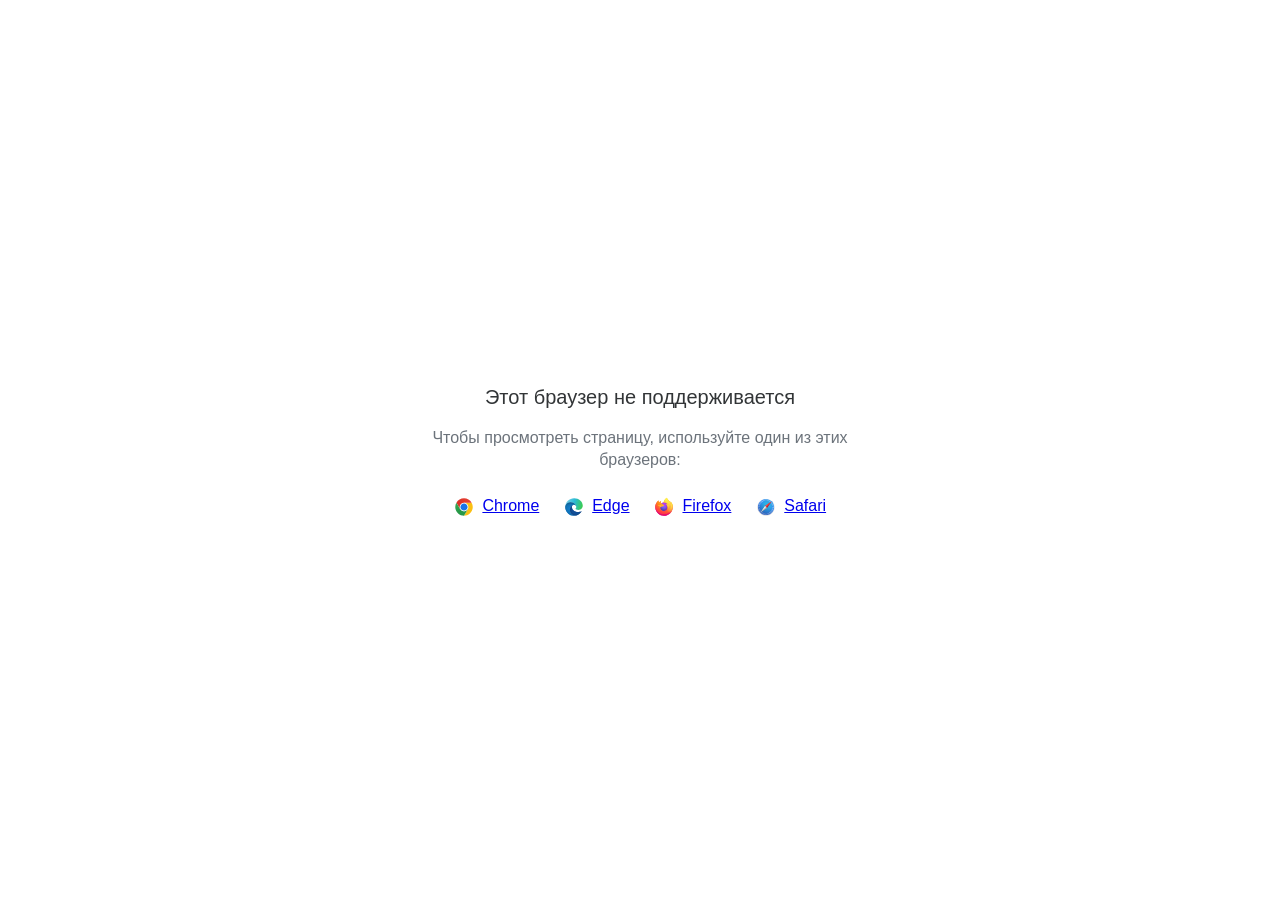
<file: dialogs/enter/data/html5-unsupported.html>
<html>
<head>
    <meta http-equiv="Content-Type" content="text/html;charset=utf-8"/>
    <meta name="viewport" content="width=device-width,initial-scale=1,maximum-scale=1">
    <meta name="format-detection" content="telephone=no">
    <meta name="apple-mobile-web-app-capable" content="yes">
    <meta name="apple-mobile-web-app-status-bar-style" content="black">
    <meta http-equiv="X-UA-Compatible" content="IE=edge">
    <meta name="msapplication-tap-highlight" content="no" />
    <title>Страница недоступна</title>
    <style>
        body {
            background: #fff;
        }

        .banner {
            position: absolute;
            top: 50%;
            left: 50%;
            margin-left: -235px;
            margin-top: -67px;
            width: 470px;
            text-align: center;
            font-family: Roboto, Arial, Helvetica, sans-serif;
        }

        .title {
            margin-bottom: 16px;
            font-size: 20px;
            font-weight: 500;
            color: #323537;
            line-height: 28px;
        }

        .text {
            margin-bottom: 26px;
            font-size: 16px;
            color: #6C737B;
            line-height: 22px;
        }

        .browsers svg, .browsers a {
            display: inline-block;
            vertical-align: top;
        }

        .browsers a {
            font-size: 16px;
            margin-right: 20px;
            margin-left: 4px;
        }

        .browsers :last-child {
            margin-right: 0;
        }
    </style>
</head>
<body>
    <div class="banner">
        <div class="title">Этот браузер не поддерживается</div>
        <div class="text">Чтобы просмотреть страницу, используйте один из этих браузеров:</div>
        <div class="browsers">
            <svg width="20" height="20" viewBox="0 0 20 20" fill="none" xmlns="http://www.w3.org/2000/svg">
                <path d="M10.0001 10.0001L13.789 12.1875L10.0001 18.7501C14.8326 18.7501 18.7501 14.8326 18.7501 10.0001C18.7501 8.40581 18.3216 6.91244 17.5766 5.625H10L10.0001 10.0001Z" fill="#FBBF12"/>
                <path d="M9.99999 1.25C6.76136 1.25 3.93585 3.01077 2.42285 5.6261L6.21103 12.1876L9.99999 10.0001V5.62507H17.5766C16.0634 3.01039 13.2382 1.25 9.99999 1.25Z" fill="url(#paint0_linear_579_2699)"/>
                <path d="M1.25005 10C1.25005 14.8325 5.16742 18.75 10 18.75L13.789 12.1875L10 10L6.21109 12.1875L2.42291 5.62598C1.67833 6.91306 1.25 8.40588 1.25 9.99988" fill="url(#paint1_linear_579_2699)"/>
                <path d="M14.3751 10.0001C14.3751 12.4163 12.4163 14.3751 10.0001 14.3751C7.58381 14.3751 5.625 12.4163 5.625 10.0001C5.625 7.58381 7.58381 5.625 10.0001 5.625C12.4163 5.625 14.3751 7.58381 14.3751 10.0001Z" fill="white"/>
                <path d="M13.5548 10.0001C13.5548 11.9633 11.9633 13.5548 10.0001 13.5548C8.03686 13.5548 6.44531 11.9633 6.44531 10.0001C6.44531 8.03686 8.03686 6.44531 10.0001 6.44531C11.9633 6.44531 13.5548 8.03686 13.5548 10.0001Z" fill="#1A73E8"/>
                <defs>
                    <linearGradient id="paint0_linear_579_2699" x1="5.04786" y1="6.71874" x2="12.965" y2="6.71874" gradientUnits="userSpaceOnUse">
                        <stop stop-color="#DB3328"/>
                        <stop offset="1" stop-color="#E53D30"/>
                    </linearGradient>
                    <linearGradient id="paint1_linear_579_2699" x1="4.58454" y1="7.18406" x2="7.82938" y2="12.8043" gradientUnits="userSpaceOnUse">
                        <stop stop-color="#32A651"/>
                        <stop offset="1" stop-color="#279847"/>
                    </linearGradient>
                </defs>
            </svg>
            <a href="https://www.google.com/chrome">Chrome</a>
            <svg width="20" height="20" viewBox="0 0 20 20" fill="none" xmlns="http://www.w3.org/2000/svg">
                <path d="M12.2449 9.92045C12.2449 8.25 10.5088 5.36648 6.59777 5.36648C2.68671 5.36648 1.25 8.62784 1.25 10.0199C1.25 5.0483 5.30074 1.25 10.1097 1.25C14.9188 1.25 18.75 4.84943 18.75 8.50852C18.75 11.7699 16.2956 12.9034 14.3002 12.9034C12.9832 12.9034 11.4866 12.4659 11.4866 11.7699C11.4866 11.233 12.2449 11.233 12.2449 9.92045Z" fill="url(#paint0_linear_579_2709)"/>
                <path d="M6.59777 5.36646C10.5088 5.36646 12.2449 8.24998 12.2449 9.92043C12.2449 9.93342 12.2448 9.94627 12.2446 9.95901C12.2249 8.84657 11.4738 7.79259 9.99002 7.79259C8.11431 7.79259 5.5801 10.338 5.91933 13.5C6.19087 16.031 8.33381 19.4261 12.9832 18.2329C12.9832 18.2329 12.1052 18.75 9.6508 18.75C5.30074 18.75 1.25 14.7727 1.25 10.2187C1.25 10.0981 1.25184 9.97975 1.25555 9.8637C1.35584 8.39889 2.82648 5.36646 6.59777 5.36646Z" fill="url(#paint1_linear_579_2709)"/>
                <path d="M6.59777 5.36646C10.5088 5.36646 12.2449 8.24998 12.2449 9.92043C12.2449 9.93342 12.2448 9.94627 12.2446 9.95901C12.2249 8.84657 11.4738 7.79259 9.99002 7.79259C8.11431 7.79259 5.5801 10.338 5.91933 13.5C6.19087 16.031 8.33381 19.4261 12.9832 18.2329C12.9832 18.2329 12.1052 18.75 9.6508 18.75C5.30074 18.75 1.25 14.7727 1.25 10.2187C1.25 10.0981 1.25184 9.97975 1.25555 9.8637C1.35584 8.39889 2.82648 5.36646 6.59777 5.36646Z" fill="url(#paint2_radial_579_2709)"/>
                <path d="M12.4415 18.4371C14.9324 17.7576 16.712 15.6377 17.0338 15.2101C17.393 14.7328 17.4928 14.4345 17.393 14.3351C17.2932 14.2357 17.1536 14.2555 16.7944 14.4345C16.4352 14.6135 14.32 15.4885 11.9056 14.7527C9.49107 14.0169 7.83486 12.1078 7.83486 9.99987C7.83486 8.36919 9.23166 7.79248 9.98993 7.79248C8.11422 7.79248 5.58001 10.3379 5.91923 13.4999C6.19077 16.0309 8.33371 19.426 12.9831 18.2328C12.9831 18.2328 12.821 18.3283 12.4415 18.4371Z" fill="#0E458A"/>
                <path d="M12.4415 18.4371C14.9324 17.7576 16.712 15.6377 17.0338 15.2101C17.393 14.7328 17.4928 14.4345 17.393 14.3351C17.2932 14.2357 17.1536 14.2555 16.7944 14.4345C16.4352 14.6135 14.32 15.4885 11.9056 14.7527C9.49107 14.0169 7.83486 12.1078 7.83486 9.99987C7.83486 8.36919 9.23166 7.79248 9.98993 7.79248C8.11422 7.79248 5.58001 10.3379 5.91923 13.4999C6.19077 16.0309 8.33371 19.426 12.9831 18.2328C12.9831 18.2328 12.821 18.3283 12.4415 18.4371Z" fill="url(#paint3_radial_579_2709)"/>
                <defs>
                    <linearGradient id="paint0_linear_579_2709" x1="17.7323" y1="11.5909" x2="0.61762" y2="7.54779" gradientUnits="userSpaceOnUse">
                        <stop stop-color="#3BCC50"/>
                        <stop offset="0.489583" stop-color="#2ABAD6"/>
                        <stop offset="1" stop-color="#7DCFE7"/>
                    </linearGradient>
                    <linearGradient id="paint1_linear_579_2709" x1="7.11659" y1="5.36646" x2="7.11659" y2="18.75" gradientUnits="userSpaceOnUse">
                        <stop stop-color="#035989"/>
                        <stop offset="0.265625" stop-color="#1175B6"/>
                        <stop offset="1" stop-color="#0470CF"/>
                    </linearGradient>
                    <radialGradient id="paint2_radial_579_2709" cx="0" cy="0" r="1" gradientUnits="userSpaceOnUse" gradientTransform="translate(6.83723 11.8693) rotate(59.2143) scale(5.92595 5.93561)">
                        <stop stop-color="#1284D8"/>
                        <stop offset="0.813899" stop-color="#1170B2" stop-opacity="0.767762"/>
                        <stop offset="1" stop-color="#0E649B" stop-opacity="0.65"/>
                    </radialGradient>
                    <radialGradient id="paint3_radial_579_2709" cx="0" cy="0" r="1" gradientUnits="userSpaceOnUse" gradientTransform="translate(11.6661 13.4999) rotate(77.9982) scale(4.79806 5.18015)">
                        <stop stop-color="#104890"/>
                        <stop offset="0.69943" stop-color="#12529E" stop-opacity="0.70624"/>
                        <stop offset="1" stop-color="#0E4584" stop-opacity="0.58"/>
                    </radialGradient>
                </defs>
            </svg>
            <a href="https://www.microsoft.com/edge">Edge</a>
            <svg width="20" height="20" viewBox="0 0 20 20" fill="none" xmlns="http://www.w3.org/2000/svg">
                <path d="M18.1191 6.70405C17.7385 5.78587 16.967 4.79462 16.3615 4.4815C16.8544 5.4501 17.1395 6.42162 17.2485 7.14652C17.2485 7.14652 17.2485 7.15163 17.2503 7.16113C16.2598 4.6861 14.5798 3.68791 13.2079 1.51504C13.1383 1.40543 13.069 1.29582 13.0012 1.17854C12.963 1.1124 12.932 1.05248 12.905 0.995851C12.8481 0.885984 12.8042 0.76987 12.7741 0.649844C12.7743 0.644144 12.7725 0.638558 12.7688 0.63417C12.7652 0.629782 12.7601 0.626904 12.7544 0.626094C12.749 0.624635 12.7434 0.624635 12.738 0.626094C12.7366 0.626756 12.7352 0.627617 12.734 0.628652C12.7318 0.628652 12.7296 0.63121 12.7274 0.63194L12.7311 0.627191C10.5302 1.91914 9.78353 4.30904 9.71499 5.5049C8.83549 5.56518 7.99455 5.88974 7.30189 6.43623C7.22949 6.37488 7.15379 6.31755 7.07512 6.26451C6.87551 5.56419 6.86708 4.82302 7.0507 4.11832C6.15057 4.52936 5.45059 5.17789 4.94165 5.75189H4.93764C4.5902 5.31089 4.61463 3.85634 4.63432 3.55272C4.63031 3.53372 4.37547 3.68535 4.34266 3.70837C4.03608 3.92756 3.7495 4.17357 3.48628 4.4435C3.18675 4.74784 2.9131 5.07672 2.66818 5.42671C2.1047 6.22702 1.70509 7.13132 1.49244 8.08735C1.48843 8.10635 1.48478 8.12608 1.48077 8.14544C1.46437 8.22254 1.40494 8.60946 1.39437 8.6935V8.71286C1.3169 9.11266 1.26865 9.5176 1.25 9.92444V9.96938C1.25 14.8186 5.17279 18.75 10.0114 18.75C14.345 18.75 17.943 15.5968 18.6477 11.455C18.6623 11.3428 18.6743 11.2295 18.6875 11.1163C18.8617 9.61022 18.6681 8.02743 18.1191 6.70405ZM8.02046 13.5774C8.06129 13.5968 8.09994 13.6183 8.14186 13.6373L8.14769 13.641C8.10577 13.6205 8.06311 13.5993 8.02082 13.5774H8.02046ZM17.251 7.16515V7.15675V7.16625V7.16515Z" fill="url(#paint0_linear_579_2717)"/>
                <path d="M18.119 6.704C17.7384 5.78582 16.9669 4.79457 16.3614 4.48145C16.8543 5.45005 17.1394 6.42157 17.2484 7.14647V7.16437C18.0752 9.41067 17.6246 11.695 16.9757 13.0907C15.9716 15.25 13.541 17.4635 9.73602 17.3557C5.62839 17.2388 2.0071 14.1802 1.33082 10.1776C1.20759 9.54586 1.33082 9.22543 1.39279 8.71281C1.31733 9.10778 1.28853 9.22214 1.25098 9.92439V9.96933C1.25098 14.8185 5.17377 18.7499 10.0124 18.7499C14.346 18.7499 17.944 15.5968 18.6487 11.4549C18.6633 11.3428 18.6753 11.2295 18.6884 11.1162C18.8616 9.61017 18.668 8.02738 18.119 6.704Z" fill="url(#paint1_radial_579_2717)"/>
                <path d="M18.119 6.704C17.7384 5.78582 16.9669 4.79457 16.3614 4.48145C16.8543 5.45005 17.1394 6.42157 17.2484 7.14647V7.16437C18.0752 9.41067 17.6246 11.695 16.9757 13.0907C15.9716 15.25 13.541 17.4635 9.73602 17.3557C5.62839 17.2388 2.0071 14.1802 1.33082 10.1776C1.20759 9.54586 1.33082 9.22543 1.39279 8.71281C1.31733 9.10778 1.28853 9.22214 1.25098 9.92439V9.96933C1.25098 14.8185 5.17377 18.7499 10.0124 18.7499C14.346 18.7499 17.944 15.5968 18.6487 11.4549C18.6633 11.3428 18.6753 11.2295 18.6884 11.1162C18.8616 9.61017 18.668 8.02738 18.119 6.704Z" fill="url(#paint2_radial_579_2717)"/>
                <path d="M13.8612 7.73587C13.8806 7.74939 13.8977 7.7629 13.9159 7.77642C13.696 7.38513 13.4221 7.02694 13.1022 6.71246C10.3788 3.98314 12.3884 0.794172 12.7271 0.631947L12.7307 0.627197C10.5298 1.91915 9.78314 4.30905 9.7146 5.50491C9.81668 5.49797 9.9184 5.4892 10.0223 5.4892C11.6647 5.4892 13.0953 6.39459 13.8612 7.73587Z" fill="url(#paint3_radial_579_2717)"/>
                <path d="M10.028 8.28118C10.0138 8.5004 9.24382 9.25307 8.97441 9.25307C6.48292 9.25307 6.07861 10.7635 6.07861 10.7635C6.18798 12.0357 7.07244 13.0833 8.14245 13.6375C8.19131 13.6627 8.24052 13.6854 8.28828 13.708C8.37396 13.7446 8.46 13.7811 8.54567 13.8136C8.91262 13.9433 9.29689 14.0172 9.68568 14.0329C14.0525 14.2382 14.8991 8.80001 11.7473 7.22087C12.5541 7.08021 13.3919 7.40575 13.8597 7.73495C13.0941 6.39367 11.6631 5.48828 10.0207 5.48828C9.91682 5.48828 9.81511 5.49705 9.71303 5.50399C8.83417 5.56502 7.99404 5.88994 7.30212 6.43642C7.43591 6.55005 7.58685 6.70131 7.90439 7.0148C8.5001 7.60378 10.0247 8.20993 10.028 8.28118Z" fill="url(#paint4_radial_579_2717)"/>
                <path d="M10.028 8.28118C10.0138 8.5004 9.24382 9.25307 8.97441 9.25307C6.48292 9.25307 6.07861 10.7635 6.07861 10.7635C6.18798 12.0357 7.07244 13.0833 8.14245 13.6375C8.19131 13.6627 8.24052 13.6854 8.28828 13.708C8.37396 13.7446 8.46 13.7811 8.54567 13.8136C8.91262 13.9433 9.29689 14.0172 9.68568 14.0329C14.0525 14.2382 14.8991 8.80001 11.7473 7.22087C12.5541 7.08021 13.3919 7.40575 13.8597 7.73495C13.0941 6.39367 11.6631 5.48828 10.0207 5.48828C9.91682 5.48828 9.81511 5.49705 9.71303 5.50399C8.83417 5.56502 7.99404 5.88994 7.30212 6.43642C7.43591 6.55005 7.58685 6.70131 7.90439 7.0148C8.5001 7.60378 10.0247 8.20993 10.028 8.28118Z" fill="url(#paint5_radial_579_2717)"/>
                <path d="M6.89479 6.14439C6.96588 6.19043 7.02421 6.22916 7.07708 6.2646C6.87746 5.56428 6.86903 4.82311 7.05265 4.11841C6.15252 4.52945 5.45255 5.17799 4.9436 5.75198C4.9848 5.75089 6.2557 5.72787 6.89479 6.14439Z" fill="url(#paint6_radial_579_2717)"/>
                <path d="M1.33119 10.1776C2.00747 14.1802 5.62876 17.2388 9.7393 17.3557C13.5443 17.4635 15.9735 15.25 16.979 13.0907C17.6279 11.6946 18.0785 9.41068 17.2517 7.16437V7.14756C17.2517 7.14976 17.2517 7.15268 17.2535 7.16218C17.5641 9.1962 16.532 11.1667 14.9184 12.4992C14.9167 12.5029 14.9152 12.5067 14.9137 12.5105C11.7692 15.0765 8.76042 14.0586 8.15123 13.6431C8.10893 13.6227 8.06628 13.6015 8.02399 13.5796C6.19056 12.7027 5.43334 11.0274 5.59558 9.5919C4.04797 9.5919 3.52007 8.28314 3.52007 8.28314C3.52007 8.28314 4.90982 7.29006 6.74143 8.1538C8.43778 8.95396 10.031 8.2835 10.031 8.28314C10.0277 8.21189 8.50304 7.60391 7.90842 7.01676C7.59088 6.70327 7.43995 6.55201 7.30615 6.43838C7.23375 6.37702 7.15805 6.3197 7.07939 6.26665C7.02725 6.23012 6.97001 6.19358 6.8971 6.14645C6.25801 5.72992 4.98711 5.75294 4.94518 5.75404H4.94117C4.59374 5.31303 4.61816 3.85849 4.63785 3.55487C4.63384 3.53587 4.379 3.68749 4.34619 3.71051C4.03961 3.92971 3.75303 4.17571 3.48981 4.44564C3.19028 4.74999 2.91663 5.07887 2.67171 5.42886C2.10823 6.22916 1.70862 7.13347 1.49597 8.08949C1.48904 8.1063 1.17734 9.47023 1.33119 10.1776Z" fill="url(#paint7_radial_579_2717)"/>
                <path d="M13.1024 6.71246C13.4222 7.02693 13.6962 7.38513 13.9161 7.77642C13.9616 7.81071 14.0055 7.8473 14.0473 7.88603C16.0335 9.71873 14.9945 12.3132 14.9154 12.4996C16.529 11.1671 17.5611 9.19662 17.2505 7.16259C16.2599 4.6861 14.58 3.68791 13.2081 1.51504C13.1385 1.40543 13.0692 1.29582 13.0014 1.17854C12.9631 1.1124 12.9321 1.05248 12.9051 0.995851C12.8483 0.885984 12.8044 0.76987 12.7742 0.649844C12.7745 0.644144 12.7726 0.638559 12.769 0.63417C12.7653 0.629782 12.7602 0.626904 12.7546 0.626094C12.7492 0.624635 12.7435 0.624635 12.7382 0.626094C12.7367 0.626756 12.7354 0.627617 12.7341 0.628652C12.732 0.628652 12.7298 0.63121 12.7276 0.63194C12.3885 0.794165 10.379 3.98313 13.1024 6.71246Z" fill="url(#paint8_radial_579_2717)"/>
                <path d="M14.0464 7.88413C14.0046 7.8454 13.9608 7.80882 13.9152 7.77452C13.8973 7.761 13.8787 7.74748 13.8605 7.73396C13.3928 7.40513 12.555 7.07922 11.7482 7.21989C14.8995 8.79902 14.0534 14.2372 9.68654 14.0319C9.29775 14.0163 8.91348 13.9424 8.54653 13.8126C8.46085 13.7805 8.37481 13.7451 8.28914 13.7071C8.23956 13.6844 8.19034 13.6618 8.14331 13.6365L8.14914 13.6402C8.75834 14.0567 11.7671 15.0746 14.9116 12.5075C14.9116 12.5075 14.9134 12.5028 14.9163 12.4962C14.9943 12.3132 16.0334 9.71866 14.0464 7.88413Z" fill="url(#paint9_radial_579_2717)"/>
                <path d="M6.07833 10.7635C6.07833 10.7635 6.48264 9.25306 8.97412 9.25306C9.24354 9.25306 10.0135 8.49966 10.0277 8.28117C10.0419 8.06268 8.43455 8.95199 6.7382 8.15183C4.90659 7.28809 3.51685 8.28117 3.51685 8.28117C3.51685 8.28117 4.04475 9.58993 5.59235 9.58993C5.43012 11.0255 6.18733 12.6992 8.02076 13.5776C8.06159 13.597 8.10024 13.6185 8.14217 13.6375C7.07215 13.0843 6.18879 12.0357 6.07833 10.7635Z" fill="url(#paint10_radial_579_2717)"/>
                <path d="M18.1191 6.70405C17.7385 5.78587 16.967 4.79462 16.3615 4.4815C16.8544 5.4501 17.1395 6.42162 17.2485 7.14652C17.2485 7.14652 17.2485 7.15163 17.2503 7.16113C16.2598 4.6861 14.5798 3.68791 13.2079 1.51504C13.1383 1.40543 13.069 1.29582 13.0012 1.17854C12.963 1.1124 12.932 1.05248 12.905 0.995851C12.8481 0.885984 12.8042 0.76987 12.7741 0.649844C12.7743 0.644144 12.7725 0.638558 12.7688 0.63417C12.7652 0.629782 12.7601 0.626904 12.7544 0.626094C12.749 0.624635 12.7434 0.624635 12.738 0.626094C12.7366 0.626756 12.7352 0.627617 12.734 0.628652C12.7318 0.628652 12.7296 0.63121 12.7274 0.63194L12.7311 0.627191C10.5302 1.91914 9.78353 4.30904 9.71499 5.5049C9.81707 5.49796 9.91878 5.48919 10.0227 5.48919C11.6651 5.48919 13.0957 6.39458 13.8616 7.73586C13.3939 7.40703 12.5561 7.08111 11.7493 7.22178C14.9007 8.80092 14.0545 14.2391 9.68764 14.0338C9.29885 14.0182 8.91458 13.9443 8.54763 13.8145C8.46196 13.7824 8.37592 13.747 8.29024 13.709C8.24066 13.6863 8.19144 13.6636 8.14441 13.6384L8.15025 13.6421C8.10796 13.6216 8.0653 13.6004 8.02301 13.5785C8.06384 13.5979 8.10249 13.6194 8.14441 13.6384C7.07221 13.0842 6.18885 12.0356 6.07839 10.7633C6.07839 10.7633 6.4827 9.25288 8.97418 9.25288C9.2436 9.25288 10.0136 8.49949 10.0278 8.28099C10.0245 8.20975 8.49987 7.60177 7.90525 7.01462C7.58771 6.70113 7.43678 6.54986 7.30298 6.43623C7.23058 6.37488 7.15488 6.31755 7.07622 6.26451C6.87661 5.56419 6.86817 4.82302 7.05179 4.11832C6.15166 4.52936 5.45169 5.17789 4.94275 5.75189H4.93874C4.5913 5.31089 4.61572 3.85634 4.63541 3.55272C4.6314 3.53372 4.37657 3.68535 4.34375 3.70837C4.03717 3.92756 3.75059 4.17357 3.48738 4.4435C3.18785 4.74784 2.9142 5.07672 2.66928 5.42671C2.1058 6.22702 1.70618 7.13132 1.49353 8.08735C1.48952 8.10635 1.48588 8.12608 1.48187 8.14544C1.46546 8.22254 1.39109 8.61494 1.38088 8.69898C1.38088 8.70556 1.38088 8.69277 1.38088 8.69898C1.31262 9.10444 1.26891 9.51368 1.25 9.92444V9.96938C1.25 14.8186 5.17279 18.75 10.0114 18.75C14.345 18.75 17.943 15.5968 18.6477 11.455C18.6623 11.3428 18.6743 11.2295 18.6875 11.1163C18.8617 9.61022 18.6681 8.02743 18.1191 6.70405ZM17.25 7.15492V7.16442V7.15492Z" fill="url(#paint11_linear_579_2717)"/>
                <defs>
                    <linearGradient id="paint0_linear_579_2717" x1="16.9594" y1="3.43288" x2="2.3837" y2="17.4648" gradientUnits="userSpaceOnUse">
                        <stop offset="0.05" stop-color="#FFF44F"/>
                        <stop offset="0.11" stop-color="#FFE847"/>
                        <stop offset="0.22" stop-color="#FFC830"/>
                        <stop offset="0.37" stop-color="#FF980E"/>
                        <stop offset="0.4" stop-color="#FF8B16"/>
                        <stop offset="0.46" stop-color="#FF672A"/>
                        <stop offset="0.53" stop-color="#FF3647"/>
                        <stop offset="0.7" stop-color="#E31587"/>
                    </linearGradient>
                    <radialGradient id="paint1_radial_579_2717" cx="0" cy="0" r="1" gradientUnits="userSpaceOnUse" gradientTransform="translate(16.287 2.63668) scale(18.2654 18.3055)">
                        <stop offset="0.13" stop-color="#FFBD4F"/>
                        <stop offset="0.19" stop-color="#FFAC31"/>
                        <stop offset="0.25" stop-color="#FF9D17"/>
                        <stop offset="0.28" stop-color="#FF980E"/>
                        <stop offset="0.4" stop-color="#FF563B"/>
                        <stop offset="0.47" stop-color="#FF3750"/>
                        <stop offset="0.71" stop-color="#F5156C"/>
                        <stop offset="0.78" stop-color="#EB0878"/>
                        <stop offset="0.86" stop-color="#E50080"/>
                    </radialGradient>
                    <radialGradient id="paint2_radial_579_2717" cx="0" cy="0" r="1" gradientUnits="userSpaceOnUse" gradientTransform="translate(9.61279 10.1202) scale(18.2654 18.3055)">
                        <stop offset="0.3" stop-color="#960E18"/>
                        <stop offset="0.35" stop-color="#B11927" stop-opacity="0.74"/>
                        <stop offset="0.43" stop-color="#DB293D" stop-opacity="0.34"/>
                        <stop offset="0.5" stop-color="#F5334B" stop-opacity="0.09"/>
                        <stop offset="0.53" stop-color="#FF3750" stop-opacity="0"/>
                    </radialGradient>
                    <radialGradient id="paint3_radial_579_2717" cx="0" cy="0" r="1" gradientUnits="userSpaceOnUse" gradientTransform="translate(11.8153 -1.51753) scale(13.2325 13.2615)">
                        <stop offset="0.13" stop-color="#FFF44F"/>
                        <stop offset="0.25" stop-color="#FFDC3E"/>
                        <stop offset="0.51" stop-color="#FF9D12"/>
                        <stop offset="0.53" stop-color="#FF980E"/>
                    </radialGradient>
                    <radialGradient id="paint4_radial_579_2717" cx="0" cy="0" r="1" gradientUnits="userSpaceOnUse" gradientTransform="translate(7.59304 14.9021) scale(8.69686 8.71594)">
                        <stop offset="0.35" stop-color="#3A8EE6"/>
                        <stop offset="0.47" stop-color="#5C79F0"/>
                        <stop offset="0.67" stop-color="#9059FF"/>
                        <stop offset="1" stop-color="#C139E6"/>
                    </radialGradient>
                    <radialGradient id="paint5_radial_579_2717" cx="0" cy="0" r="1" gradientUnits="userSpaceOnUse" gradientTransform="translate(9.87545 7.94492) rotate(-13.9265) scale(4.60823 5.42407)">
                        <stop offset="0.21" stop-color="#9059FF" stop-opacity="0"/>
                        <stop offset="0.28" stop-color="#8C4FF3" stop-opacity="0.06"/>
                        <stop offset="0.75" stop-color="#7716A8" stop-opacity="0.45"/>
                        <stop offset="0.97" stop-color="#6E008B" stop-opacity="0.6"/>
                    </radialGradient>
                    <radialGradient id="paint6_radial_579_2717" cx="0" cy="0" r="1" gradientUnits="userSpaceOnUse" gradientTransform="translate(9.38226 1.88781) scale(6.25678 6.27051)">
                        <stop stop-color="#FFE226"/>
                        <stop offset="0.12" stop-color="#FFDB27"/>
                        <stop offset="0.3" stop-color="#FFC82A"/>
                        <stop offset="0.5" stop-color="#FFA930"/>
                        <stop offset="0.73" stop-color="#FF7E37"/>
                        <stop offset="0.79" stop-color="#FF7139"/>
                    </radialGradient>
                    <radialGradient id="paint7_radial_579_2717" cx="0" cy="0" r="1" gradientUnits="userSpaceOnUse" gradientTransform="translate(14.3005 -2.08939) scale(26.6943 26.7529)">
                        <stop offset="0.11" stop-color="#FFF44F"/>
                        <stop offset="0.46" stop-color="#FF980E"/>
                        <stop offset="0.62" stop-color="#FF5634"/>
                        <stop offset="0.72" stop-color="#FF3647"/>
                        <stop offset="0.9" stop-color="#E31587"/>
                    </radialGradient>
                    <radialGradient id="paint8_radial_579_2717" cx="0" cy="0" r="1" gradientUnits="userSpaceOnUse" gradientTransform="translate(11.72 0.833589) rotate(84.2447) scale(19.4998 12.7839)">
                        <stop stop-color="#FFF44F"/>
                        <stop offset="0.06" stop-color="#FFE847"/>
                        <stop offset="0.17" stop-color="#FFC830"/>
                        <stop offset="0.3" stop-color="#FF980E"/>
                        <stop offset="0.36" stop-color="#FF8B16"/>
                        <stop offset="0.45" stop-color="#FF672A"/>
                        <stop offset="0.57" stop-color="#FF3647"/>
                        <stop offset="0.74" stop-color="#E31587"/>
                    </radialGradient>
                    <radialGradient id="paint9_radial_579_2717" cx="0" cy="0" r="1" gradientUnits="userSpaceOnUse" gradientTransform="translate(9.23484 4.20996) scale(16.6653 16.7019)">
                        <stop offset="0.14" stop-color="#FFF44F"/>
                        <stop offset="0.48" stop-color="#FF980E"/>
                        <stop offset="0.59" stop-color="#FF5634"/>
                        <stop offset="0.66" stop-color="#FF3647"/>
                        <stop offset="0.9" stop-color="#E31587"/>
                    </radialGradient>
                    <radialGradient id="paint10_radial_579_2717" cx="0" cy="0" r="1" gradientUnits="userSpaceOnUse" gradientTransform="translate(13.6341 5.18793) scale(18.2402 18.2803)">
                        <stop offset="0.09" stop-color="#FFF44F"/>
                        <stop offset="0.23" stop-color="#FFE141"/>
                        <stop offset="0.51" stop-color="#FFAF1E"/>
                        <stop offset="0.63" stop-color="#FF980E"/>
                    </radialGradient>
                    <linearGradient id="paint11_linear_579_2717" x1="16.7844" y1="3.35761" x2="4.38152" y2="15.7337" gradientUnits="userSpaceOnUse">
                        <stop offset="0.17" stop-color="#FFF44F" stop-opacity="0.8"/>
                        <stop offset="0.27" stop-color="#FFF44F" stop-opacity="0.63"/>
                        <stop offset="0.49" stop-color="#FFF44F" stop-opacity="0.22"/>
                        <stop offset="0.6" stop-color="#FFF44F" stop-opacity="0"/>
                    </linearGradient>
                </defs>
            </svg>
            <a href="https://www.mozilla.org/firefox">Firefox</a>
            <svg width="20" height="20" viewBox="0 0 20 20" fill="none" xmlns="http://www.w3.org/2000/svg">
                <path d="M10 18.75C14.8325 18.75 18.75 14.8325 18.75 10C18.75 5.16751 14.8325 1.25 10 1.25C5.16751 1.25 1.25 5.16751 1.25 10C1.25 14.8325 5.16751 18.75 10 18.75Z" fill="url(#paint0_linear_579_2734)"/>
                <path d="M10 18.0938C14.4701 18.0938 18.0938 14.4701 18.0938 10C18.0938 5.52995 14.4701 1.90625 10 1.90625C5.52995 1.90625 1.90625 5.52995 1.90625 10C1.90625 14.4701 5.52995 18.0938 10 18.0938Z" fill="url(#paint1_radial_579_2734)"/>
                <path d="M10.0137 3.87498C9.95897 3.87498 9.91113 3.83399 9.91113 3.7793V2.35057C9.91113 2.29588 9.95897 2.25488 10.0137 2.25488C10.0683 2.25488 10.1162 2.29588 10.1162 2.35057V3.7793C10.1093 3.83399 10.0683 3.87498 10.0137 3.87498Z" fill="#F3F3F3"/>
                <path d="M10.0137 3.88182C9.95214 3.88182 9.9043 3.83397 9.9043 3.77929V2.35058C9.9043 2.29589 9.95214 2.24805 10.0137 2.24805C10.0752 2.24805 10.123 2.29589 10.123 2.35058V3.77929C10.123 3.83397 10.0684 3.88182 10.0137 3.88182ZM10.0137 2.26167C9.96583 2.26167 9.91799 2.30273 9.91799 2.35058V3.77929C9.91799 3.82713 9.95898 3.8682 10.0137 3.8682C10.0615 3.8682 10.1093 3.82713 10.1093 3.77929V2.35058C10.1026 2.30273 10.0615 2.26167 10.0137 2.26167Z" fill="white"/>
                <path d="M10.6972 3.10941C10.6426 3.10257 10.6016 3.06157 10.6016 3.00688L10.6494 2.37108C10.6562 2.31646 10.7041 2.2754 10.7588 2.28224C10.8135 2.28909 10.8545 2.33015 10.8545 2.38484L10.8066 3.02057C10.7998 3.07526 10.7519 3.11626 10.6972 3.10948V3.10941Z" fill="#F3F3F3"/>
                <path d="M10.6973 3.1164C10.6357 3.10955 10.5947 3.06171 10.5947 3.00702L10.6426 2.37123C10.6494 2.31661 10.6973 2.26877 10.7588 2.27554C10.8203 2.28239 10.8613 2.3303 10.8613 2.38492L10.8135 3.02071C10.8066 3.08224 10.7588 3.12324 10.6973 3.1164ZM10.7588 2.28923C10.7109 2.28923 10.663 2.32346 10.663 2.3713L10.6152 3.00709C10.6152 3.05486 10.6494 3.09593 10.7041 3.10271C10.7519 3.10271 10.7998 3.06855 10.7998 3.02071L10.8476 2.38492C10.8476 2.33708 10.8066 2.29608 10.7587 2.28923H10.7588Z" fill="white"/>
                <path d="M11.2099 3.99815C11.1551 3.98447 11.121 3.93662 11.1278 3.88193L11.4081 2.48051C11.4218 2.4259 11.4696 2.39167 11.5243 2.40536C11.579 2.41905 11.6131 2.4669 11.6063 2.52158L11.326 3.923C11.3192 3.97078 11.2645 4.005 11.2098 3.99815H11.2099Z" fill="#F3F3F3"/>
                <path d="M11.2101 4.00462C11.1485 3.99093 11.1144 3.93625 11.1212 3.88156L11.4015 2.48016C11.4152 2.42554 11.4699 2.38447 11.5313 2.39816C11.5928 2.41185 11.6271 2.46654 11.6202 2.52123L11.34 3.92263C11.3263 3.97724 11.2716 4.01147 11.2101 4.00462ZM11.5313 2.41185C11.4835 2.40501 11.4356 2.43231 11.4219 2.48023L11.1418 3.88163C11.1349 3.9294 11.1622 3.97724 11.2169 3.991C11.2647 3.99778 11.3126 3.9704 11.3263 3.92256L11.6065 2.52123C11.6134 2.46654 11.5792 2.42554 11.5313 2.41185Z" fill="white"/>
                <path d="M12.0302 3.38287C12.0172 3.37973 12.0049 3.37405 11.9941 3.36617C11.9832 3.35828 11.9741 3.34834 11.9671 3.33691C11.9601 3.32548 11.9554 3.31279 11.9534 3.29956C11.9513 3.28633 11.9519 3.27282 11.955 3.2598L12.1259 2.64462C12.1395 2.58993 12.1942 2.56255 12.2489 2.57624C12.3036 2.58993 12.3378 2.64462 12.3242 2.69931L12.1532 3.31456C12.1395 3.36918 12.0849 3.39656 12.0302 3.38287Z" fill="#F3F3F3"/>
                <path d="M12.0302 3.38948C11.9756 3.37579 11.9346 3.31426 11.9551 3.25965L12.126 2.64433C12.1396 2.58972 12.2011 2.55549 12.2558 2.56918C12.3105 2.58287 12.3515 2.6444 12.331 2.69902L12.1601 3.31433C12.1464 3.36895 12.0918 3.40317 12.0303 3.38948H12.0302ZM12.2558 2.58972C12.208 2.57603 12.1533 2.6034 12.1396 2.65125L11.9688 3.26642C11.9551 3.31426 11.9824 3.36218 12.0371 3.37579C12.0849 3.38948 12.1396 3.36218 12.1533 3.31433L12.3242 2.69902C12.331 2.65125 12.3037 2.6034 12.2558 2.58964V2.58972Z" fill="white"/>
                <path d="M12.3652 4.34683C12.3105 4.3263 12.2901 4.26477 12.3105 4.21692L12.8574 2.89759C12.8778 2.84975 12.9394 2.82237 12.9872 2.84975C13.042 2.87021 13.0625 2.93181 13.042 2.97958L12.4951 4.29892C12.4746 4.34683 12.413 4.37414 12.3653 4.34683H12.3652Z" fill="#F3F3F3"/>
                <path d="M12.3653 4.35357C12.339 4.34356 12.3178 4.32354 12.3062 4.29791C12.2947 4.27227 12.2938 4.24311 12.3037 4.21681L12.8506 2.89746C12.8711 2.84277 12.9327 2.82224 12.9942 2.84277C13.0205 2.85278 13.0417 2.8728 13.0532 2.89843C13.0648 2.92407 13.0657 2.95323 13.0557 2.97953L12.5089 4.29888C12.4815 4.35357 12.4199 4.38088 12.3653 4.35357ZM12.9874 2.85646C12.9395 2.836 12.8848 2.85646 12.8643 2.90431L12.3174 4.22366C12.2969 4.2715 12.3243 4.31934 12.3721 4.33988C12.4199 4.36034 12.4746 4.33988 12.4952 4.29204L13.0421 2.97268C13.0557 2.93161 13.0352 2.87693 12.9874 2.85646Z" fill="white"/>
                <path d="M13.288 3.90926C13.2401 3.88188 13.2196 3.82719 13.2401 3.77935L13.5272 3.21202C13.5545 3.16411 13.6092 3.14358 13.6639 3.17095C13.7118 3.19833 13.7322 3.25302 13.7118 3.30079L13.4246 3.86819C13.3973 3.91603 13.3426 3.93664 13.2879 3.90926H13.288Z" fill="#F3F3F3"/>
                <path d="M13.288 3.91591C13.2332 3.88853 13.2128 3.827 13.2401 3.77231L13.5272 3.20498C13.5545 3.15022 13.6161 3.12975 13.6707 3.15706C13.7254 3.18444 13.746 3.24597 13.7186 3.30066L13.4315 3.868C13.4041 3.92268 13.3426 3.94322 13.2879 3.91584L13.288 3.91591ZM13.664 3.17075C13.6161 3.15029 13.5614 3.16391 13.5409 3.21175L13.2538 3.77916C13.2333 3.82015 13.2538 3.87484 13.2948 3.90222C13.3426 3.92268 13.3973 3.90906 13.4178 3.86122L13.705 3.29382C13.7254 3.25282 13.705 3.19813 13.664 3.17075Z" fill="white"/>
                <path d="M13.425 4.92103C13.3772 4.88688 13.3635 4.82534 13.3976 4.78435L14.1906 3.60168C14.2179 3.55383 14.2795 3.54699 14.3273 3.57437C14.3752 3.60852 14.3888 3.67005 14.3547 3.71105L13.5617 4.89372C13.5344 4.94156 13.4728 4.95525 13.425 4.92103Z" fill="#F3F3F3"/>
                <path d="M13.4248 4.92767C13.377 4.89352 13.3633 4.82514 13.3907 4.7773L14.1836 3.59466C14.2178 3.54682 14.2793 3.53313 14.334 3.56735C14.3818 3.60151 14.3955 3.66988 14.3682 3.71772L13.5752 4.90036C13.541 4.9482 13.4727 4.96182 13.4248 4.92767ZM14.3271 3.58104C14.2862 3.55367 14.2246 3.56051 14.1973 3.60151L13.4043 4.78414C13.377 4.82507 13.3906 4.87983 13.4317 4.90714C13.4727 4.93451 13.5342 4.92767 13.5615 4.88667L14.3545 3.71088C14.3818 3.66988 14.3682 3.60835 14.3271 3.58104Z" fill="white"/>
                <path d="M14.4229 4.66788C14.3819 4.63366 14.3683 4.57213 14.4024 4.53113L14.7989 4.0321C14.833 3.99117 14.8946 3.98425 14.9355 4.01848C14.9766 4.05263 14.9902 4.11416 14.956 4.15516L14.5596 4.65419C14.5255 4.69519 14.4639 4.70204 14.4229 4.66788H14.4229Z" fill="#F3F3F3"/>
                <path d="M14.4161 4.6747C14.3683 4.64047 14.3614 4.5721 14.3957 4.52425L14.7921 4.02528C14.8262 3.97736 14.8946 3.97052 14.9424 4.01159C14.9903 4.04574 14.9971 4.11412 14.9629 4.16196L14.5665 4.66101C14.5323 4.70885 14.464 4.7157 14.4161 4.6747ZM14.9287 4.02521C14.8878 3.99105 14.8331 3.9979 14.7989 4.0389L14.4024 4.53794C14.3751 4.57894 14.382 4.63363 14.4229 4.66778C14.464 4.70201 14.5186 4.69516 14.5528 4.65416L14.9493 4.15512C14.9767 4.11412 14.9697 4.05259 14.9288 4.02528L14.9287 4.02521Z" fill="white"/>
                <path d="M14.3545 5.69352C14.3135 5.65252 14.3135 5.59099 14.3545 5.55677L15.3661 4.55195C15.4072 4.51095 15.4686 4.51772 15.5029 4.55195C15.537 4.5861 15.5439 4.65447 15.5029 4.68863L14.4981 5.69352C14.457 5.73452 14.3955 5.73452 14.3545 5.69352Z" fill="#F3F3F3"/>
                <path d="M14.3477 5.70023C14.3279 5.68017 14.3169 5.65317 14.3169 5.62505C14.3169 5.59692 14.3279 5.56992 14.3477 5.54986L15.3594 4.54496C15.3794 4.52522 15.4064 4.51416 15.4346 4.51416C15.4627 4.51416 15.4898 4.52522 15.5098 4.54496C15.5295 4.56502 15.5406 4.59202 15.5406 4.62014C15.5406 4.64827 15.5295 4.67527 15.5098 4.69533L14.498 5.70016C14.478 5.71988 14.451 5.73093 14.4228 5.73093C14.3947 5.73093 14.3677 5.71988 14.3477 5.70016V5.70023ZM15.503 4.5518C15.4688 4.51758 15.4073 4.51758 15.3731 4.5518L14.3613 5.55663C14.3271 5.59086 14.3271 5.65239 14.3613 5.68654C14.3955 5.72077 14.457 5.72077 14.4912 5.68654L15.503 4.68171C15.5371 4.64749 15.5371 4.5928 15.503 4.5518Z" fill="white"/>
                <path d="M15.3798 5.63856C15.3456 5.59757 15.3456 5.53604 15.3866 5.50181L15.872 5.09171C15.9129 5.05755 15.9745 5.06433 16.0087 5.1054C16.0428 5.14639 16.0428 5.20792 16.0019 5.24207L15.5165 5.65225C15.4755 5.6864 15.4139 5.67956 15.3798 5.63856Z" fill="#F3F3F3"/>
                <path d="M15.373 5.64558C15.332 5.59774 15.3388 5.52936 15.3798 5.49521L15.8651 5.08502C15.9061 5.04402 15.9745 5.05087 16.0155 5.09871C16.0566 5.14655 16.0497 5.21493 16.0087 5.24908L15.5234 5.65927C15.4824 5.7002 15.414 5.69342 15.3731 5.64558H15.373ZM16.0019 5.10555C15.9677 5.06456 15.913 5.06456 15.8721 5.09186L15.3867 5.50205C15.3525 5.53621 15.3457 5.59089 15.3798 5.63189C15.414 5.67289 15.4687 5.67289 15.5097 5.64558L15.995 5.23539C16.036 5.20124 16.036 5.14655 16.0019 5.10555Z" fill="white"/>
                <path d="M15.1066 6.6229C15.0725 6.57505 15.0861 6.51352 15.134 6.48614L16.3234 5.6932C16.3712 5.66582 16.4327 5.67951 16.46 5.72058C16.4943 5.76842 16.4806 5.82995 16.4327 5.85726L15.2434 6.65021C15.2023 6.67758 15.1408 6.6639 15.1066 6.6229Z" fill="#F3F3F3"/>
                <path d="M15.0995 6.62311C15.0654 6.57527 15.0791 6.50689 15.1269 6.47274L16.3163 5.67974C16.3642 5.64559 16.4326 5.65928 16.4667 5.71397C16.5009 5.76181 16.4872 5.83018 16.4394 5.86427L15.25 6.65733C15.2021 6.69156 15.1338 6.67787 15.0995 6.62318V6.62311ZM16.453 5.72765C16.4257 5.68659 16.371 5.6729 16.33 5.70028L15.1405 6.4932C15.0996 6.52058 15.0858 6.57527 15.1201 6.62311C15.1474 6.66411 15.2021 6.6778 15.2431 6.65049L16.4326 5.85749C16.4736 5.82334 16.4804 5.76858 16.453 5.72765Z" fill="white"/>
                <path d="M16.125 6.76667C16.0977 6.71875 16.1114 6.65729 16.1592 6.62992L16.7129 6.31549C16.7608 6.28811 16.8223 6.30864 16.8496 6.35642C16.877 6.40433 16.8633 6.46579 16.8155 6.49317L16.2617 6.80766C16.2139 6.83497 16.1523 6.81451 16.125 6.7666L16.125 6.76667Z" fill="#F3F3F3"/>
                <path d="M16.1184 6.77347C16.0911 6.71878 16.1048 6.65725 16.1526 6.62994L16.7063 6.31549C16.7542 6.28811 16.8226 6.30865 16.8499 6.35642C16.8772 6.41118 16.8636 6.47271 16.8157 6.50002L16.262 6.81454C16.2141 6.84185 16.1458 6.82132 16.1184 6.77347ZM16.843 6.36333C16.8157 6.31549 16.761 6.3018 16.72 6.32911L16.1663 6.64363C16.1253 6.67094 16.1116 6.72563 16.1321 6.76663C16.1594 6.81447 16.2141 6.82816 16.2551 6.80085L16.8089 6.48633C16.8499 6.46587 16.8636 6.41118 16.843 6.36333Z" fill="white"/>
                <path d="M15.667 7.6758C15.6465 7.62111 15.667 7.56642 15.7216 7.54596L17.041 6.9991C17.0888 6.97856 17.1504 7.00587 17.1708 7.05371C17.1913 7.1084 17.1708 7.16308 17.1161 7.18355L15.7969 7.73041C15.749 7.75095 15.6875 7.73041 15.667 7.6758Z" fill="#F3F3F3"/>
                <path d="M15.6601 7.68255C15.6397 7.62793 15.6601 7.5664 15.7148 7.53903L17.0341 6.99218C17.0604 6.98227 17.0896 6.98318 17.1152 6.99471C17.1408 7.00624 17.1608 7.02746 17.1708 7.05371C17.1914 7.10839 17.1708 7.16992 17.1161 7.19723L15.7969 7.74408C15.7706 7.75401 15.7414 7.75312 15.7158 7.7416C15.6902 7.73008 15.6701 7.70887 15.6601 7.68262V7.68255ZM17.1572 7.06055C17.1367 7.01271 17.082 6.99218 17.041 7.00586L15.7217 7.55271C15.6738 7.57318 15.6533 7.62793 15.6738 7.67577C15.6943 7.72361 15.749 7.74415 15.79 7.73046L17.1093 7.18361C17.1572 7.16315 17.1777 7.10839 17.1572 7.06055Z" fill="white"/>
                <path d="M16.6308 8.0176C16.6104 7.96284 16.6377 7.90822 16.6923 7.88769L17.2938 7.6894C17.3417 7.66894 17.4032 7.70309 17.4169 7.75093C17.4374 7.80562 17.4101 7.86031 17.3554 7.88084L16.7539 8.07913C16.706 8.09959 16.6513 8.07228 16.6308 8.01753V8.0176Z" fill="#F3F3F3"/>
                <path d="M16.6239 8.02433C16.6034 7.96964 16.6307 7.9081 16.6923 7.88764L17.2938 7.68935C17.3485 7.66888 17.41 7.70304 17.4305 7.7578C17.451 7.81241 17.4237 7.87395 17.3621 7.89448L16.7606 8.09277C16.706 8.10639 16.6444 8.07901 16.6239 8.02433ZM17.4168 7.76464C17.4031 7.71673 17.3485 7.68935 17.3006 7.70304L16.6991 7.90133C16.6513 7.91495 16.6307 7.96964 16.6444 8.01755C16.6581 8.0654 16.7128 8.0927 16.7606 8.07901L17.3621 7.88079C17.41 7.86033 17.4305 7.81241 17.4168 7.76457V7.76464Z" fill="white"/>
                <path d="M16.0157 8.831C16.002 8.77632 16.0362 8.72163 16.0909 8.71479L17.4922 8.44138C17.5468 8.42769 17.5947 8.46868 17.6083 8.52337C17.622 8.57805 17.5879 8.63273 17.5332 8.63957L16.1319 8.91299C16.0772 8.91983 16.0225 8.88568 16.0156 8.831H16.0157Z" fill="#F3F3F3"/>
                <path d="M16.0019 8.83107C15.9882 8.76953 16.0292 8.71484 16.0839 8.70115L17.4853 8.42769C17.54 8.414 17.5947 8.45507 17.6083 8.51661C17.622 8.57807 17.581 8.63276 17.5263 8.64645L16.1249 8.91991C16.0703 8.9336 16.0155 8.8926 16.0019 8.831V8.83107ZM17.5947 8.52338C17.5879 8.47553 17.54 8.44138 17.4922 8.44822L16.0908 8.72168C16.0429 8.72853 16.0088 8.78315 16.0224 8.83107C16.0292 8.87891 16.0771 8.91307 16.125 8.90622L17.5263 8.63276C17.5742 8.61907 17.6083 8.57123 17.5947 8.52338Z" fill="white"/>
                <path d="M16.8908 9.35748C16.8839 9.30278 16.9181 9.25493 16.9728 9.24809L17.6016 9.17285C17.6563 9.16608 17.7042 9.20708 17.711 9.26178C17.7178 9.31647 17.6837 9.36432 17.629 9.37117L17.0001 9.44633C16.9522 9.45317 16.8975 9.41217 16.8907 9.35748H16.8908Z" fill="#F3F3F3"/>
                <path d="M16.8838 9.35764C16.877 9.29611 16.918 9.24143 16.9726 9.23458L17.6015 9.15944C17.6562 9.15259 17.7108 9.19359 17.7177 9.25512C17.7245 9.31664 17.6835 9.37133 17.6289 9.37817L16.9999 9.45332C16.9453 9.46016 16.8906 9.41917 16.8838 9.35764ZM17.7108 9.26196C17.7041 9.21412 17.6562 9.17305 17.6083 9.1799L16.9795 9.25512C16.9316 9.26196 16.8974 9.3098 16.9043 9.35764C16.9111 9.40548 16.959 9.44654 17.0068 9.4397L17.6357 9.36448C17.6835 9.35764 17.7177 9.3098 17.7109 9.26196H17.7108Z" fill="white"/>
                <path d="M16.1252 10.0205C16.1252 9.96581 16.1662 9.91797 16.2209 9.91797H17.6496C17.7043 9.91797 17.7453 9.96581 17.7453 10.0205C17.7453 10.0752 17.7043 10.123 17.6496 10.123H16.2209C16.1662 10.123 16.1252 10.0752 16.1252 10.0205Z" fill="#F3F3F3"/>
                <path d="M16.1184 10.0205C16.1184 9.95897 16.1663 9.91113 16.2209 9.91113H17.6497C17.7043 9.91113 17.7522 9.95897 17.7522 10.0205C17.7522 10.082 17.7043 10.1299 17.6497 10.1299H16.2209C16.1663 10.1299 16.1184 10.082 16.1184 10.0205ZM17.7385 10.0273C17.7385 9.97951 17.6975 9.93167 17.6496 9.93167H16.221C16.1732 9.93167 16.1321 9.97259 16.1321 10.0273C16.1321 10.0752 16.1732 10.123 16.221 10.123H17.6497C17.6976 10.1162 17.7386 10.0752 17.7386 10.0273H17.7385Z" fill="white"/>
                <path d="M16.8839 10.7109C16.8906 10.6562 16.9317 10.6152 16.9864 10.6152L17.6221 10.6631C17.6768 10.6699 17.7177 10.7178 17.7109 10.7724C17.7041 10.8271 17.6631 10.8681 17.6084 10.8681L16.9727 10.8203C16.9249 10.8134 16.8838 10.7656 16.8838 10.7109H16.8839Z" fill="#F3F3F3"/>
                <path d="M16.877 10.7109C16.8838 10.6494 16.9316 10.6084 16.9863 10.6084L17.6222 10.6562C17.6768 10.6631 17.7247 10.7109 17.7178 10.7725C17.711 10.834 17.6631 10.875 17.6084 10.875L16.9726 10.8271C16.918 10.8203 16.877 10.7656 16.877 10.7109ZM17.711 10.7725C17.7178 10.7246 17.6768 10.6768 17.629 10.6768L16.9931 10.6289C16.9453 10.6289 16.9043 10.6631 16.8974 10.7178C16.8906 10.7656 16.9316 10.8135 16.9795 10.8135L17.6153 10.8613C17.6631 10.8613 17.7042 10.8204 17.711 10.7725Z" fill="white"/>
                <path d="M16.0021 11.2098C16.0158 11.1551 16.0636 11.1209 16.1183 11.1278L17.5197 11.4081C17.5744 11.4217 17.6086 11.4696 17.5949 11.5243C17.5812 11.579 17.5334 11.6132 17.4787 11.6063L16.0772 11.3261C16.0294 11.3192 15.9952 11.2645 16.0021 11.2098Z" fill="#F3F3F3"/>
                <path d="M15.995 11.2101C16.0087 11.1486 16.0634 11.1144 16.1181 11.1212L17.5195 11.4015C17.5742 11.4152 17.6152 11.4698 17.6015 11.5314C17.5879 11.5929 17.5332 11.6271 17.4785 11.6203L16.077 11.34C16.0223 11.3263 15.9882 11.2716 15.995 11.2102V11.2101ZM17.5879 11.5314C17.5948 11.4835 17.5674 11.4357 17.5195 11.422L16.118 11.1417C16.0702 11.135 16.0223 11.1623 16.0086 11.217C16.0019 11.2648 16.0292 11.3126 16.0771 11.3263L17.4785 11.6066C17.5332 11.6134 17.5742 11.5792 17.5879 11.5314Z" fill="white"/>
                <path d="M16.6173 12.0302C16.6204 12.0171 16.6261 12.0049 16.634 11.9941C16.6419 11.9832 16.6518 11.9741 16.6632 11.9671C16.6747 11.9601 16.6873 11.9555 16.7006 11.9534C16.7138 11.9513 16.7273 11.9519 16.7403 11.955L17.3555 12.1259C17.4102 12.1395 17.4375 12.1943 17.4239 12.2489C17.4208 12.262 17.4151 12.2742 17.4072 12.2851C17.3994 12.2959 17.3894 12.3051 17.378 12.3121C17.3665 12.3191 17.3539 12.3237 17.3406 12.3258C17.3274 12.3279 17.3139 12.3273 17.3008 12.3242L16.6856 12.1532C16.6309 12.1395 16.6036 12.0848 16.6172 12.0302H16.6173Z" fill="#F3F3F3"/>
                <path d="M16.6104 12.0302C16.6241 11.9756 16.6856 11.9346 16.7403 11.9551L17.3555 12.1259C17.4102 12.1396 17.4445 12.2011 17.4308 12.2558C17.4171 12.3105 17.3555 12.3515 17.3009 12.331L16.6856 12.1601C16.6309 12.1464 16.5967 12.0918 16.6105 12.0303L16.6104 12.0302ZM17.4102 12.2558C17.4239 12.208 17.3965 12.1533 17.3487 12.1396L16.7335 11.9687C16.6856 11.955 16.6378 11.9824 16.6241 12.0371C16.6105 12.0849 16.6378 12.1396 16.6856 12.1533L17.3009 12.3242C17.3487 12.331 17.3965 12.3037 17.4102 12.2558Z" fill="white"/>
                <path d="M15.6533 12.3584C15.6738 12.3037 15.7354 12.2832 15.7832 12.3037L17.1025 12.8506C17.1504 12.871 17.1777 12.9326 17.1572 12.9804C17.1367 13.0352 17.0751 13.0556 17.0273 13.0352L15.708 12.4883C15.6533 12.4678 15.6328 12.4062 15.6533 12.3585V12.3584Z" fill="#F3F3F3"/>
                <path d="M15.6465 12.3516C15.6565 12.3253 15.6765 12.3041 15.7021 12.2926C15.7277 12.281 15.7569 12.2801 15.7832 12.2901L17.1025 12.8369C17.1572 12.8575 17.1777 12.919 17.1572 12.9806C17.1472 13.0068 17.1272 13.028 17.1015 13.0396C17.0759 13.0511 17.0467 13.052 17.0204 13.0421L15.7011 12.4952C15.6465 12.4678 15.626 12.4063 15.6465 12.3516ZM17.1435 12.9737C17.164 12.9259 17.1435 12.8712 17.0957 12.8506L15.7764 12.3037C15.7285 12.2833 15.6807 12.3106 15.6601 12.3584C15.6397 12.4063 15.6601 12.461 15.708 12.4815L17.0273 13.0284C17.0751 13.0421 17.1298 13.0216 17.1435 12.9737Z" fill="white"/>
                <path d="M16.0977 13.2811C16.1251 13.2333 16.1797 13.2127 16.2275 13.2333L16.7949 13.5204C16.8427 13.5409 16.8632 13.6024 16.8359 13.6571C16.8085 13.705 16.7539 13.7256 16.706 13.705L16.1388 13.4179C16.0909 13.3905 16.0703 13.329 16.0977 13.2811Z" fill="#F3F3F3"/>
                <path d="M16.0909 13.2742C16.1183 13.2196 16.1798 13.1991 16.2345 13.2264L16.8019 13.5135C16.8565 13.5409 16.8771 13.6024 16.8497 13.6571C16.8224 13.7118 16.7608 13.7323 16.7062 13.7049L16.1388 13.4178C16.0841 13.3974 16.0636 13.3289 16.0909 13.2742ZM16.8292 13.6502C16.8497 13.6024 16.836 13.5477 16.7882 13.5272L16.2208 13.2401C16.1797 13.2196 16.1251 13.2401 16.0977 13.2811C16.0773 13.3289 16.0909 13.3836 16.1387 13.4042L16.7061 13.6913C16.754 13.7118 16.8087 13.6981 16.8292 13.6502Z" fill="white"/>
                <path d="M15.0927 13.4111C15.1269 13.3632 15.1816 13.3496 15.2294 13.3837L16.4189 14.1767C16.4668 14.204 16.4736 14.2656 16.4463 14.3134C16.4121 14.3613 16.3574 14.3749 16.3095 14.3408L15.1201 13.5478C15.0722 13.5136 15.0585 13.4521 15.0927 13.4111Z" fill="#F3F3F3"/>
                <path d="M15.0858 13.4046C15.12 13.3567 15.1884 13.343 15.2363 13.3704L16.4257 14.1633C16.4736 14.1975 16.4873 14.259 16.4531 14.3137C16.4189 14.3616 16.3505 14.3752 16.3027 14.3479L15.1132 13.5549C15.0585 13.5208 15.0517 13.4524 15.0858 13.4046ZM16.4326 14.3068C16.4599 14.2659 16.4531 14.2043 16.4121 14.177L15.2226 13.384C15.1816 13.3567 15.1269 13.3704 15.0995 13.4114C15.0722 13.4524 15.079 13.5139 15.12 13.5412L16.3095 14.3342C16.3505 14.3616 16.4052 14.3479 16.4326 14.3069V14.3068Z" fill="white"/>
                <path d="M15.3456 14.4024C15.3798 14.3614 15.4413 14.3477 15.4823 14.382L15.9814 14.7716C16.0224 14.8057 16.0292 14.8673 15.995 14.9083C15.9609 14.9493 15.8994 14.963 15.8583 14.9288L15.3592 14.5391C15.3183 14.505 15.3114 14.4434 15.3456 14.4024Z" fill="#F3F3F3"/>
                <path d="M15.339 14.3954C15.3731 14.3475 15.4415 14.3407 15.4894 14.3749L15.9884 14.7645C16.0362 14.7987 16.0431 14.867 16.0088 14.9149C15.9747 14.9628 15.9063 14.9696 15.8585 14.9354L15.3595 14.5458C15.3116 14.5116 15.3048 14.4432 15.339 14.3954ZM15.9952 14.9081C16.0294 14.867 16.0225 14.8124 15.9815 14.7782L15.4825 14.3885C15.4415 14.3612 15.3868 14.3681 15.3527 14.409C15.3185 14.4501 15.3253 14.5048 15.3663 14.5389L15.8653 14.9286C15.9063 14.956 15.961 14.949 15.9951 14.9081H15.9952Z" fill="white"/>
                <path d="M14.3271 14.334C14.3682 14.293 14.4297 14.293 14.4639 14.334L15.4756 15.3388C15.5167 15.3799 15.5098 15.4414 15.4756 15.4755C15.4347 15.5165 15.3731 15.5165 15.3389 15.4755L14.3271 14.4707C14.293 14.4365 14.293 14.3681 14.3271 14.334Z" fill="#F3F3F3"/>
                <path d="M14.3271 14.3272C14.3472 14.3074 14.3742 14.2964 14.4024 14.2964C14.4305 14.2964 14.4575 14.3074 14.4776 14.3272L15.4893 15.332C15.5091 15.3521 15.5201 15.3791 15.5201 15.4072C15.5201 15.4354 15.5091 15.4624 15.4893 15.4824C15.4693 15.5022 15.4423 15.5132 15.4141 15.5132C15.386 15.5132 15.359 15.5022 15.3389 15.4824L14.3271 14.4776C14.2793 14.4366 14.2793 14.3683 14.3271 14.3272ZM15.4756 15.4687C15.5099 15.4346 15.5099 15.3731 15.4756 15.3389L14.4639 14.334C14.4297 14.2999 14.3682 14.2999 14.3341 14.334C14.2998 14.3682 14.2998 14.4297 14.3341 14.4639L15.3458 15.4687C15.3799 15.5098 15.4347 15.5098 15.4756 15.4687Z" fill="white"/>
                <path d="M14.3886 15.3525C14.4296 15.3183 14.4911 15.3183 14.5253 15.3593L14.9424 15.8378C14.9765 15.8789 14.9697 15.9404 14.9286 15.9746C14.8877 16.0087 14.8261 16.0087 14.7919 15.9677L14.3749 15.4892C14.3407 15.4551 14.3476 15.3935 14.3886 15.3525Z" fill="#F3F3F3"/>
                <path d="M14.3819 15.3525C14.4297 15.3115 14.4912 15.3183 14.5322 15.3593L14.9492 15.8378C14.9902 15.8789 14.9834 15.9472 14.9355 15.9882C14.8877 16.0292 14.8261 16.0224 14.7851 15.9814L14.3681 15.5029C14.334 15.4551 14.334 15.3867 14.3818 15.3525H14.3819ZM14.9287 15.9746C14.9697 15.9404 14.9697 15.8856 14.9424 15.8447L14.5253 15.3662C14.4912 15.332 14.4365 15.3252 14.3955 15.3593C14.3545 15.3935 14.3545 15.4482 14.3818 15.4891L14.7988 15.9677C14.833 16.0087 14.8877 16.0087 14.9287 15.9746H14.9287Z" fill="white"/>
                <path d="M13.4044 15.0927C13.4523 15.0585 13.5138 15.0722 13.5412 15.1201L14.3341 16.3026C14.3615 16.3505 14.3478 16.412 14.3068 16.4394C14.2589 16.4735 14.1974 16.4598 14.17 16.412L13.377 15.2294C13.3497 15.1816 13.3634 15.12 13.4044 15.0927H13.4044Z" fill="#F3F3F3"/>
                <path d="M13.4043 15.0859C13.4522 15.0517 13.5205 15.0654 13.5547 15.1132L14.3476 16.2958C14.3818 16.3436 14.3681 16.412 14.3135 16.4461C14.2656 16.4803 14.1973 16.4666 14.163 16.4188L13.3702 15.2362C13.336 15.1816 13.3497 15.1201 13.4043 15.0859V15.0859ZM14.3066 16.4325C14.3476 16.4051 14.3613 16.3504 14.3339 16.3094L13.5411 15.1268C13.5137 15.0859 13.459 15.079 13.4112 15.1064C13.3702 15.1337 13.3565 15.1884 13.3839 15.2294L14.1767 16.412C14.2041 16.4461 14.2656 16.4598 14.3066 16.4324L14.3066 16.4325Z" fill="white"/>
                <path d="M13.2607 16.1047C13.3085 16.0774 13.3701 16.0911 13.3974 16.139L13.7119 16.6927C13.7392 16.7405 13.7186 16.8021 13.6708 16.8294C13.623 16.8567 13.5614 16.8431 13.5341 16.7952L13.2197 16.2415C13.1992 16.1936 13.2128 16.1321 13.2606 16.1048L13.2607 16.1047Z" fill="#F3F3F3"/>
                <path d="M13.2607 16.0977C13.3154 16.0703 13.377 16.084 13.4043 16.1319L13.7187 16.6856C13.7461 16.7335 13.7324 16.8019 13.6778 16.8292C13.623 16.8566 13.5615 16.8429 13.5342 16.795L13.2197 16.2412C13.1924 16.1934 13.2061 16.1319 13.2607 16.0977H13.2607ZM13.6709 16.8224C13.7119 16.795 13.7324 16.7403 13.7051 16.6993L13.3907 16.1455C13.3633 16.1045 13.3086 16.0909 13.2676 16.1113C13.2265 16.1387 13.2061 16.1934 13.2334 16.2344L13.5479 16.7882C13.5683 16.8292 13.6299 16.8497 13.6709 16.8223V16.8224Z" fill="white"/>
                <path d="M12.3516 15.6534C12.4063 15.6329 12.4609 15.6534 12.4815 15.7012L13.0352 17.0206C13.0557 17.0684 13.0284 17.1299 12.9805 17.1504C12.9327 17.1709 12.8711 17.1504 12.8507 17.1026L12.2969 15.7833C12.2764 15.7354 12.3037 15.6739 12.3516 15.6534Z" fill="#F3F3F3"/>
                <path d="M12.3515 15.6465C12.4062 15.626 12.4677 15.6465 12.4951 15.7011L13.0488 17.0205C13.0587 17.0468 13.0578 17.0759 13.0462 17.1015C13.0347 17.1272 13.0135 17.1472 12.9872 17.1572C12.9326 17.1777 12.871 17.1572 12.8437 17.1025L12.29 15.7832C12.2695 15.7353 12.2969 15.6738 12.3515 15.6465ZM12.9736 17.1436C13.0214 17.123 13.0419 17.0683 13.0214 17.0273L12.4677 15.708C12.4472 15.6601 12.3925 15.6396 12.3447 15.6601C12.2969 15.6806 12.2763 15.7353 12.2969 15.7764L12.8505 17.0957C12.8779 17.1436 12.9257 17.164 12.9736 17.1436Z" fill="white"/>
                <path d="M12.0165 16.624C12.0713 16.6035 12.1259 16.6308 12.1464 16.6855L12.3447 17.2871C12.3652 17.3349 12.331 17.3965 12.2832 17.4101C12.2285 17.4306 12.1738 17.4033 12.1533 17.3486L11.955 16.747C11.9346 16.6992 11.9619 16.6445 12.0166 16.624H12.0165Z" fill="#F3F3F3"/>
                <path d="M12.0099 16.6172C12.0362 16.6073 12.0653 16.6082 12.0909 16.6197C12.1165 16.6312 12.1366 16.6525 12.1466 16.6787L12.3449 17.2802C12.3653 17.3349 12.3312 17.3965 12.2764 17.417C12.2501 17.4269 12.221 17.426 12.1954 17.4144C12.1697 17.4029 12.1497 17.3817 12.1397 17.3555L11.9415 16.7539C11.9278 16.6992 11.9552 16.6377 12.0099 16.6172ZM12.2765 17.4032C12.3243 17.3896 12.3517 17.3349 12.338 17.2871L12.1397 16.6855C12.1261 16.6377 12.0714 16.6172 12.0236 16.6309C11.9756 16.6446 11.9483 16.6992 11.962 16.7471L12.1603 17.3486C12.1637 17.3602 12.1696 17.371 12.1775 17.3801C12.1855 17.3893 12.1952 17.3967 12.2062 17.4019C12.2171 17.407 12.2291 17.4098 12.2412 17.4101C12.2533 17.4103 12.2653 17.408 12.2765 17.4033V17.4032Z" fill="white"/>
                <path d="M11.21 16.0018C11.2646 15.9881 11.3193 16.0223 11.3261 16.077L11.6133 17.4784C11.627 17.533 11.5859 17.5809 11.5312 17.5946C11.4766 17.6083 11.4218 17.5741 11.415 17.5194L11.1278 16.118C11.121 16.0701 11.1552 16.0154 11.2099 16.0017L11.21 16.0018Z" fill="#F3F3F3"/>
                <path d="M11.2101 15.9951C11.2715 15.9814 11.3262 16.0224 11.3399 16.0771L11.627 17.4787C11.6407 17.5333 11.5996 17.5948 11.5449 17.6017C11.4834 17.6154 11.4287 17.5744 11.4151 17.5197L11.128 16.1181C11.1144 16.0634 11.1486 16.0088 11.21 15.9951L11.2101 15.9951ZM11.5313 17.588C11.5792 17.5812 11.6133 17.5333 11.6065 17.4786L11.3194 16.0771C11.3126 16.0293 11.2579 15.9951 11.21 16.0088C11.1622 16.0156 11.128 16.0634 11.1349 16.1181L11.422 17.5197C11.4356 17.5675 11.4834 17.5948 11.5313 17.5881L11.5313 17.588Z" fill="white"/>
                <path d="M10.6904 16.8905C10.7451 16.8837 10.7929 16.9179 10.8066 16.9726L10.8886 17.6014C10.8955 17.6561 10.8545 17.704 10.7997 17.7108C10.7451 17.7176 10.6973 17.6835 10.6836 17.6288L10.6016 16.9999C10.5947 16.9452 10.6357 16.8974 10.6904 16.8905Z" fill="#F3F3F3"/>
                <path d="M10.6902 16.8835C10.7518 16.8768 10.8065 16.9178 10.8133 16.9725L10.8954 17.6014C10.9022 17.6561 10.8612 17.7107 10.7997 17.7176C10.7381 17.7244 10.6834 17.6834 10.6765 17.6287L10.5945 16.9998C10.5876 16.9451 10.6287 16.8904 10.6902 16.8835ZM10.7928 17.7039C10.8407 17.6971 10.8818 17.6492 10.8749 17.6014L10.7928 16.9725C10.786 16.9246 10.7381 16.8904 10.6902 16.8972C10.6424 16.9041 10.6013 16.9519 10.6081 16.9998L10.6902 17.6287C10.6971 17.6766 10.7449 17.7107 10.7928 17.7039Z" fill="white"/>
                <path d="M9.98631 16.125C10.041 16.125 10.0888 16.1661 10.0888 16.2208V17.6494C10.0888 17.7041 10.041 17.7452 9.98631 17.7452C9.93163 17.7452 9.88379 17.7041 9.88379 17.6494V16.2208C9.89063 16.1661 9.93163 16.125 9.98631 16.125Z" fill="#F3F3F3"/>
                <path d="M9.98632 16.1182C10.0479 16.1182 10.0957 16.166 10.0957 16.2207V17.6494C10.0957 17.7041 10.0479 17.7519 9.98632 17.7519C9.92479 17.7519 9.87695 17.7041 9.87695 17.6494V16.2208C9.87695 16.1661 9.93164 16.1182 9.98632 16.1182ZM9.98632 17.7383C10.0342 17.7383 10.082 17.6973 10.082 17.6494V16.2208C10.082 16.1729 10.041 16.1319 9.98632 16.1319C9.93848 16.1319 9.89064 16.1729 9.89064 16.2208V17.6494C9.89742 17.6973 9.93848 17.7383 9.98632 17.7383Z" fill="white"/>
                <path d="M9.30272 16.8906C9.35741 16.8975 9.39841 16.9385 9.39841 16.9932L9.35057 17.6289C9.34379 17.6836 9.29588 17.7246 9.24119 17.7179C9.18651 17.7109 9.14551 17.6699 9.14551 17.6153L9.19335 16.9795C9.20019 16.9249 9.24804 16.8838 9.30272 16.8906Z" fill="#F3F3F3"/>
                <path d="M9.30273 16.8835C9.36427 16.8904 9.40526 16.9382 9.40526 16.9929L9.35742 17.6287C9.35058 17.6834 9.30273 17.7313 9.2412 17.7244C9.17974 17.7176 9.13867 17.6697 9.13867 17.615L9.18651 16.9792C9.19336 16.9178 9.2412 16.8768 9.30273 16.8835ZM9.2412 17.7107C9.28904 17.7107 9.33696 17.6766 9.33696 17.6287L9.3848 16.9929C9.3848 16.9451 9.35058 16.9041 9.29589 16.8972C9.24805 16.8972 9.2002 16.9314 9.2002 16.9793L9.15236 17.615C9.15236 17.6629 9.19336 17.704 9.24127 17.7107H9.2412Z" fill="white"/>
                <path d="M8.78993 16.0019C8.84461 16.0155 8.87877 16.0633 8.87192 16.118L8.59165 17.5195C8.57796 17.5742 8.53012 17.6085 8.47544 17.5947C8.42075 17.5811 8.3866 17.5332 8.39345 17.4785L8.67372 16.077C8.68056 16.0292 8.73524 15.995 8.78993 16.0019Z" fill="#F3F3F3"/>
                <path d="M8.79021 15.995C8.85167 16.0086 8.88589 16.0634 8.87905 16.118L8.59876 17.5195C8.58507 17.5742 8.53039 17.6152 8.46893 17.6015C8.40739 17.5878 8.37317 17.5331 8.38001 17.4784L8.6603 16.077C8.67399 16.0223 8.72867 15.9881 8.79014 15.995L8.79021 15.995ZM8.46893 17.5878C8.51677 17.5946 8.56461 17.5673 8.5783 17.5195L8.85851 16.118C8.86536 16.0702 8.83805 16.0223 8.78336 16.0086C8.73552 16.0019 8.68768 16.0292 8.67399 16.0771L8.3937 17.4784C8.38686 17.5331 8.42101 17.5742 8.46893 17.5878Z" fill="white"/>
                <path d="M7.96987 16.6172C8.02462 16.6309 8.05878 16.6856 8.04509 16.7403L7.87418 17.3555C7.86056 17.4102 7.80587 17.4375 7.75118 17.4238C7.73816 17.4207 7.72588 17.415 7.71504 17.4072C7.70421 17.3993 7.69504 17.3893 7.68805 17.3779C7.68106 17.3665 7.6764 17.3538 7.67432 17.3406C7.67225 17.3273 7.67281 17.3138 7.67596 17.3008L7.84687 16.6856C7.86056 16.6309 7.91525 16.6036 7.96994 16.6172H7.96987Z" fill="#F3F3F3"/>
                <path d="M7.96967 16.6105C8.02442 16.6241 8.06542 16.6857 8.04488 16.7403L7.87398 17.3556C7.86036 17.4103 7.79883 17.4445 7.74415 17.4307C7.68946 17.4171 7.64847 17.3556 7.66893 17.3009L7.83983 16.6857C7.85352 16.631 7.90821 16.5968 7.96967 16.6104V16.6105ZM7.74415 17.4103C7.79199 17.424 7.84668 17.3966 7.86036 17.3487L8.0312 16.7335C8.04488 16.6857 8.01758 16.6378 7.96289 16.6241C7.91505 16.6104 7.86036 16.6378 7.84668 16.6857L7.67577 17.3009C7.66893 17.3487 7.69624 17.3966 7.74415 17.4103Z" fill="white"/>
                <path d="M7.63459 15.6532C7.68928 15.6737 7.70974 15.7352 7.68928 15.7831L7.14242 17.1024C7.12195 17.1503 7.06035 17.1776 7.01258 17.1503C6.96467 17.1229 6.93729 17.0682 6.95783 17.0204L7.50469 15.7011C7.52515 15.6532 7.58675 15.6258 7.63452 15.6532H7.63459Z" fill="#F3F3F3"/>
                <path d="M7.63481 15.6465C7.66108 15.6565 7.68231 15.6765 7.69384 15.7021C7.70537 15.7277 7.70627 15.7569 7.69634 15.7832L7.14946 17.1025C7.12892 17.1572 7.06739 17.1777 7.00586 17.1572C6.97961 17.1471 6.95839 17.1271 6.94686 17.1015C6.93533 17.0759 6.93442 17.0468 6.94432 17.0205L7.49121 15.7011C7.51859 15.6465 7.58012 15.6191 7.63481 15.6465ZM7.0127 17.1435C7.06055 17.164 7.11523 17.1435 7.13577 17.0957L7.68265 15.7764C7.70312 15.7285 7.67581 15.6806 7.62797 15.6601C7.58012 15.6397 7.52543 15.6601 7.5049 15.708L6.95801 17.0273C6.94432 17.0683 6.96486 17.123 7.0127 17.1435Z" fill="white"/>
                <path d="M6.71205 16.0911C6.75989 16.1184 6.78035 16.1731 6.75989 16.2209L6.47277 16.7882C6.44539 16.8361 6.3907 16.8566 6.33602 16.8292C6.28817 16.8019 6.26771 16.7472 6.28817 16.6994L6.57536 16.1322C6.60267 16.0843 6.65736 16.0637 6.71205 16.0911Z" fill="#F3F3F3"/>
                <path d="M6.71201 16.0841C6.7667 16.1114 6.78716 16.173 6.75986 16.2276L6.47273 16.7949C6.44535 16.8496 6.38382 16.8702 6.32921 16.8428C6.27452 16.8155 6.25398 16.7539 6.28136 16.6993L6.56842 16.132C6.5958 16.0772 6.65733 16.0568 6.71201 16.0841ZM6.33605 16.8292C6.38389 16.8496 6.43858 16.8359 6.45904 16.7881L6.74617 16.2208C6.76663 16.1797 6.74617 16.1251 6.70517 16.0978C6.65733 16.0773 6.60264 16.0909 6.58211 16.1387L6.29498 16.706C6.27452 16.7471 6.29498 16.8018 6.33605 16.8291V16.8292Z" fill="white"/>
                <path d="M6.5751 15.0791C6.62295 15.1133 6.63664 15.1748 6.60248 15.2158L5.80949 16.3985C5.78218 16.4463 5.72058 16.4532 5.6728 16.4259C5.62496 16.3916 5.61127 16.3302 5.64543 16.2891L6.43842 15.1063C6.46573 15.0586 6.52726 15.0449 6.5751 15.079V15.0791Z" fill="#F3F3F3"/>
                <path d="M6.57523 15.0724C6.62308 15.1067 6.63677 15.175 6.60939 15.2229L5.81643 16.4056C5.78227 16.4533 5.72074 16.467 5.66605 16.4329C5.61821 16.3986 5.60452 16.3303 5.63183 16.2824L6.42485 15.0998C6.45901 15.052 6.52739 15.0383 6.57523 15.0724ZM5.6729 16.4192C5.71383 16.4465 5.77543 16.4396 5.80274 16.3987L6.59577 15.216C6.62308 15.175 6.60946 15.1203 6.56839 15.093C6.52739 15.0657 6.46585 15.0725 6.43854 15.1134L5.64552 16.2893C5.61821 16.3303 5.63183 16.3918 5.6729 16.4191V16.4192Z" fill="white"/>
                <path d="M5.57717 15.332C5.61823 15.3661 5.63185 15.4276 5.5977 15.4686L5.2012 15.9676C5.16705 16.0086 5.10552 16.0155 5.06452 15.9813C5.02353 15.9472 5.00984 15.8856 5.04406 15.8446L5.44048 15.3456C5.47464 15.3046 5.53617 15.2977 5.57717 15.332Z" fill="#F3F3F3"/>
                <path d="M5.58408 15.325C5.63192 15.3592 5.63877 15.4276 5.60454 15.4754L5.2081 15.9745C5.17395 16.0223 5.10557 16.0292 5.05773 15.9882C5.00989 15.9539 5.00304 15.8856 5.03726 15.8377L5.4337 15.3387C5.46786 15.2908 5.53623 15.284 5.58408 15.325ZM5.07142 15.9745C5.11235 16.0086 5.16711 16.0018 5.20126 15.9608L5.59777 15.4617C5.62515 15.4208 5.61823 15.366 5.5773 15.3319C5.53623 15.2977 5.48155 15.3045 5.44739 15.3456L5.05088 15.8446C5.02357 15.8856 5.03042 15.9471 5.07135 15.9745H5.07142Z" fill="white"/>
                <path d="M5.64539 14.3067C5.68639 14.3476 5.68639 14.4092 5.64539 14.4434L4.63374 15.4482C4.59267 15.4893 4.53121 15.4824 4.49699 15.4482C4.46284 15.414 4.45599 15.3457 4.49699 15.3115L5.5018 14.3067C5.54286 14.2656 5.60439 14.2656 5.64539 14.3067Z" fill="#F3F3F3"/>
                <path d="M5.65229 14.2998C5.67198 14.3199 5.68302 14.3469 5.68302 14.375C5.68302 14.4031 5.67198 14.4301 5.65229 14.4501L4.64057 15.4551C4.62051 15.4748 4.59353 15.4858 4.56542 15.4858C4.53731 15.4858 4.51033 15.4748 4.49027 15.4551C4.47053 15.4351 4.45947 15.408 4.45947 15.3799C4.45947 15.3518 4.47053 15.3247 4.49027 15.3047L5.50192 14.2998C5.52198 14.2801 5.54898 14.269 5.57711 14.269C5.60523 14.269 5.63223 14.2801 5.65229 14.2998ZM4.49704 15.4482C4.5312 15.4824 4.59273 15.4824 4.62688 15.4482L5.6386 14.4433C5.67282 14.4091 5.67282 14.3476 5.6386 14.3134C5.60445 14.2792 5.54292 14.2792 5.50877 14.3134L4.49704 15.3183C4.46289 15.3524 4.46289 15.4072 4.49704 15.4481V15.4482Z" fill="white"/>
                <path d="M4.62007 14.3615C4.65422 14.4025 4.65422 14.4641 4.61322 14.4982L4.12788 14.9085C4.08688 14.9426 4.02535 14.9358 3.99113 14.8948C3.95697 14.8537 3.95697 14.7922 3.99797 14.758L4.48331 14.3478C4.52438 14.3136 4.58584 14.3205 4.62007 14.3615Z" fill="#F3F3F3"/>
                <path d="M4.62695 14.3545C4.66795 14.4024 4.6611 14.4707 4.62011 14.5049L4.13476 14.915C4.09376 14.9561 4.02538 14.9492 3.98439 14.9014C3.94332 14.8535 3.95016 14.7852 3.99116 14.751L4.47658 14.3409C4.5175 14.2999 4.58595 14.3067 4.62688 14.3546L4.62695 14.3545ZM3.99801 14.8946C4.03223 14.9356 4.08692 14.9356 4.12784 14.9082L4.61326 14.4981C4.64741 14.4639 4.65426 14.4092 4.62011 14.3683C4.58588 14.3272 4.53119 14.3272 4.49027 14.3546L4.00485 14.7647C3.96385 14.7988 3.96385 14.8536 3.99801 14.8945V14.8946Z" fill="white"/>
                <path d="M4.8935 13.3767C4.92765 13.4246 4.91396 13.4861 4.86612 13.5135L3.67669 14.3064C3.62885 14.3337 3.56732 14.3201 3.54001 14.2791C3.50579 14.2312 3.51948 14.1697 3.56732 14.1423L4.75682 13.3494C4.79788 13.3221 4.85935 13.3357 4.89357 13.3767H4.8935Z" fill="#F3F3F3"/>
                <path d="M4.90031 13.377C4.93447 13.4249 4.92078 13.4932 4.87294 13.5274L3.68353 14.3203C3.63568 14.3546 3.56731 14.3408 3.53316 14.2862C3.49893 14.2383 3.51269 14.17 3.56046 14.1358L4.74994 13.3428C4.79779 13.3087 4.86609 13.3224 4.90024 13.377H4.90031ZM3.54685 14.2725C3.57415 14.3135 3.62884 14.3272 3.66984 14.2999L4.85925 13.5069C4.90032 13.4796 4.91393 13.4249 4.87978 13.3771C4.85247 13.336 4.79779 13.3224 4.75672 13.3497L3.56731 14.1427C3.52631 14.1768 3.51947 14.2315 3.54685 14.2725Z" fill="white"/>
                <path d="M3.87524 13.2334C3.90262 13.2813 3.88893 13.3428 3.84109 13.3702L3.28736 13.6846C3.23952 13.7119 3.17798 13.6914 3.15068 13.6436C3.1233 13.5957 3.13699 13.5342 3.18483 13.5068L3.73856 13.1924C3.7864 13.1651 3.84793 13.1856 3.87531 13.2334H3.87524Z" fill="#F3F3F3"/>
                <path d="M3.88214 13.2266C3.90945 13.2813 3.89576 13.3428 3.84791 13.3702L3.2942 13.6846C3.24636 13.7119 3.17798 13.6914 3.15068 13.6436C3.1233 13.5889 3.13699 13.5274 3.18483 13.5L3.73854 13.1856C3.78638 13.1582 3.85476 13.1788 3.88207 13.2266H3.88214ZM3.15745 13.6368C3.18483 13.6846 3.23952 13.6983 3.28051 13.6709L3.83423 13.3565C3.87522 13.3291 3.88891 13.2744 3.86845 13.2334C3.84107 13.1856 3.78638 13.1719 3.74539 13.1993L3.19167 13.5137C3.15068 13.5342 3.13699 13.5889 3.15752 13.6368H3.15745Z" fill="white"/>
                <path d="M4.33297 12.3242C4.35344 12.3789 4.33297 12.4336 4.27828 12.454L2.95894 13.0009C2.9111 13.0214 2.84956 12.9941 2.8291 12.9462C2.80857 12.8915 2.8291 12.8368 2.88379 12.8164L4.20313 12.2695C4.25098 12.249 4.31251 12.2695 4.33297 12.3242Z" fill="#F3F3F3"/>
                <path d="M4.33982 12.3174C4.36028 12.3721 4.33982 12.4336 4.28513 12.4609L2.96578 13.0078C2.9395 13.0177 2.91035 13.0168 2.88473 13.0052C2.85912 12.9937 2.83911 12.9725 2.8291 12.9462C2.80857 12.8916 2.8291 12.83 2.88379 12.8027L4.20313 12.2558C4.22942 12.2459 4.25857 12.2469 4.28418 12.2584C4.3098 12.2699 4.32981 12.2911 4.33982 12.3174ZM2.84272 12.9394C2.86325 12.9873 2.91794 13.0079 2.95894 12.9941L4.27828 12.4472C4.32613 12.4268 4.34666 12.3721 4.32613 12.3242C4.30566 12.2764 4.25098 12.2558 4.20991 12.2695L2.89056 12.8164C2.84272 12.8369 2.82226 12.8916 2.84272 12.9395V12.9394Z" fill="white"/>
                <path d="M3.36913 11.9824C3.38959 12.0371 3.36228 12.0918 3.30759 12.1122L2.70603 12.3105C2.65818 12.331 2.59665 12.2968 2.58296 12.249C2.5625 12.1943 2.58981 12.1396 2.64449 12.1191L3.24606 11.9209C3.2939 11.9004 3.34859 11.9277 3.36913 11.9824Z" fill="#F3F3F3"/>
                <path d="M3.37583 11.9757C3.39636 12.0304 3.36905 12.0919 3.30752 12.1124L2.70597 12.3107C2.65128 12.3311 2.58975 12.297 2.56921 12.2423C2.54875 12.1876 2.57606 12.126 2.63766 12.1056L3.23914 11.9073C3.29383 11.8937 3.35536 11.921 3.3759 11.9757L3.37583 11.9757ZM2.58297 12.2355C2.59666 12.2834 2.65135 12.3107 2.69919 12.297L3.30075 12.0987C3.34859 12.0851 3.36912 12.0304 3.35543 11.9826C3.34174 11.9347 3.28706 11.9073 3.23921 11.921L2.63766 12.1193C2.58982 12.1398 2.56928 12.1877 2.58297 12.2355Z" fill="white"/>
                <path d="M3.98447 11.1691C3.99809 11.2238 3.96393 11.2785 3.90925 11.2853L2.50784 11.5587C2.45316 11.5724 2.40531 11.5314 2.39169 11.4767C2.37801 11.422 2.41216 11.3673 2.46685 11.3605L3.86825 11.087C3.92294 11.0803 3.97762 11.1144 3.9844 11.1691H3.98447Z" fill="#F3F3F3"/>
                <path d="M3.99797 11.1691C4.01166 11.2306 3.97067 11.2853 3.91598 11.299L2.51457 11.5724C2.45988 11.5861 2.40519 11.5451 2.39157 11.4835C2.37788 11.422 2.41888 11.3673 2.47357 11.3537L3.87498 11.0803C3.9296 11.0666 3.98435 11.1076 3.99797 11.1691ZM2.40519 11.4768C2.41204 11.5245 2.45988 11.5588 2.50772 11.5519L3.90913 11.2785C3.95698 11.2716 3.99113 11.217 3.97751 11.1691C3.97067 11.1213 3.92282 11.0871 3.87491 11.0939L2.47357 11.3673C2.42573 11.381 2.39157 11.4289 2.40519 11.4767V11.4768Z" fill="white"/>
                <path d="M3.10927 10.6427C3.11604 10.6973 3.08189 10.7452 3.0272 10.7521L2.39833 10.8272C2.34357 10.8341 2.29573 10.7931 2.28896 10.7383C2.28211 10.6837 2.31626 10.6358 2.37095 10.6289L2.99989 10.5537C3.04774 10.5469 3.10242 10.5879 3.10927 10.6427Z" fill="#F3F3F3"/>
                <path d="M3.11624 10.6429C3.12302 10.7043 3.08202 10.759 3.02733 10.7659L2.39846 10.8411C2.3437 10.8479 2.28909 10.8069 2.28224 10.7454C2.2754 10.6839 2.31639 10.6292 2.37108 10.6223L3.00002 10.5471C3.05464 10.5403 3.1094 10.5814 3.11617 10.6428L3.11624 10.6429ZM2.28902 10.7385C2.29586 10.7864 2.34377 10.8274 2.39162 10.8205L3.02049 10.7454C3.06833 10.7385 3.10255 10.6907 3.09571 10.6429C3.08886 10.595 3.04102 10.554 2.99318 10.5608L2.36424 10.636C2.31639 10.6429 2.28224 10.6907 2.28902 10.7385Z" fill="white"/>
                <path d="M3.87489 9.97948C3.87489 10.0342 3.83397 10.0821 3.77921 10.0821H2.35057C2.29588 10.0821 2.25488 10.0342 2.25488 9.97955C2.25488 9.92486 2.29588 9.87695 2.35057 9.87695H3.77928C3.83397 9.87695 3.87503 9.92486 3.87503 9.97955L3.87489 9.97948Z" fill="#F3F3F3"/>
                <path d="M3.88207 9.97949C3.88207 10.0411 3.83416 10.0889 3.77947 10.0889H2.35082C2.29613 10.0889 2.24829 10.041 2.24829 9.97949C2.24829 9.91803 2.29613 9.87012 2.35082 9.87012H3.77954C3.83423 9.87012 3.88207 9.91803 3.88207 9.97949ZM2.26191 9.97271C2.26191 10.0206 2.30291 10.0684 2.35082 10.0684H3.77947C3.82731 10.0684 3.86838 10.0274 3.86838 9.97271C3.86838 9.92487 3.82731 9.87696 3.77947 9.87696H2.35082C2.30298 9.88381 2.26198 9.92487 2.26198 9.97271H2.26191Z" fill="white"/>
                <path d="M3.1163 9.28905C3.10939 9.34374 3.06839 9.38474 3.0137 9.38474L2.3779 9.3369C2.32329 9.33005 2.28229 9.28221 2.28906 9.22752C2.29591 9.17283 2.33698 9.13184 2.39167 9.13184L3.02739 9.17968C3.07523 9.18652 3.1163 9.23437 3.1163 9.28905Z" fill="#E2E2E2"/>
                <path d="M3.12292 9.28906C3.11608 9.35059 3.06823 9.39159 3.01355 9.39159L2.37776 9.34375C2.32315 9.33691 2.2753 9.28906 2.28215 9.22753C2.28892 9.16607 2.33684 9.125 2.39152 9.125L3.02724 9.17284C3.08192 9.17969 3.12292 9.23438 3.12292 9.28906ZM2.28892 9.22753C2.28215 9.27537 2.32315 9.32329 2.37099 9.32329L3.00677 9.37113C3.05454 9.37113 3.09561 9.3369 3.10246 9.28222C3.1093 9.23438 3.06823 9.18653 3.02039 9.18653L2.38461 9.13869C2.33684 9.13869 2.29577 9.17969 2.28892 9.2276V9.22753Z" fill="white"/>
                <path d="M3.9979 8.79012C3.98421 8.84481 3.93637 8.87903 3.88168 8.87218L2.48034 8.58507C2.42565 8.57139 2.39143 8.52355 2.40512 8.46886C2.41881 8.41418 2.46665 8.37996 2.52134 8.38687L3.92275 8.66714C3.97059 8.68075 4.00475 8.73544 3.9979 8.79012Z" fill="#F3F3F3"/>
                <path d="M4.00504 8.78989C3.99135 8.85142 3.93667 8.88564 3.88198 8.8788L2.48065 8.59852C2.42596 8.58483 2.38496 8.53014 2.39865 8.46868C2.41227 8.40708 2.46696 8.37293 2.52165 8.37977L3.92305 8.66005C3.97774 8.67374 4.01189 8.72843 4.00504 8.78989ZM2.41227 8.46861C2.40543 8.51645 2.43274 8.5643 2.48065 8.57799L3.88205 8.85826C3.92989 8.86511 3.97774 8.8378 3.99143 8.78304C3.9982 8.7352 3.97089 8.68736 3.92298 8.67367L2.52172 8.39346C2.46703 8.38662 2.42603 8.42077 2.41234 8.46861H2.41227Z" fill="white"/>
                <path d="M3.38292 7.96992C3.37978 7.98294 3.37411 7.99521 3.36622 8.00603C3.35834 8.01686 3.3484 8.02602 3.33697 8.033C3.32554 8.03998 3.31284 8.04464 3.29961 8.04671C3.28638 8.04878 3.27287 8.04822 3.25986 8.04506L2.6446 7.87417C2.58991 7.86048 2.5626 7.80579 2.57622 7.75111C2.57936 7.73809 2.58503 7.72582 2.59292 7.715C2.6008 7.70417 2.61074 7.69501 2.62217 7.68803C2.6336 7.68105 2.6463 7.67639 2.65953 7.67432C2.67276 7.67225 2.68627 7.67281 2.69928 7.67596L3.31454 7.84686C3.36923 7.86048 3.39654 7.91516 3.38292 7.96985V7.96992Z" fill="#F3F3F3"/>
                <path d="M3.38951 7.96976C3.37589 8.02437 3.31436 8.06544 3.25967 8.0449L2.6444 7.87401C2.58972 7.86032 2.55549 7.79879 2.56918 7.74418C2.58287 7.68942 2.6444 7.64843 2.69909 7.66896L3.31436 7.83986C3.36904 7.85354 3.40327 7.90823 3.38951 7.96969V7.96976ZM2.58972 7.74404C2.57603 7.79195 2.60341 7.84663 2.65125 7.86025L3.26651 8.03114C3.31436 8.04483 3.3622 8.01746 3.37589 7.96277C3.38951 7.91493 3.3622 7.86025 3.31436 7.84663L2.69909 7.67573C2.65125 7.66889 2.60341 7.6962 2.58972 7.74411V7.74404Z" fill="white"/>
                <path d="M4.34675 7.64161C4.32629 7.69623 4.26468 7.71676 4.21691 7.69623L2.8975 7.14937C2.84965 7.1289 2.82234 7.06737 2.84281 7.01953C2.86334 6.96484 2.92487 6.94431 2.97272 6.96484L4.29206 7.51171C4.34675 7.53217 4.36728 7.5937 4.34675 7.64154V7.64161Z" fill="#F3F3F3"/>
                <path d="M4.35354 7.64841C4.34353 7.67468 4.32351 7.6959 4.29788 7.70744C4.27224 7.71897 4.24308 7.71987 4.21678 7.70994L2.89743 7.16308C2.84274 7.14261 2.82228 7.08108 2.84274 7.01955C2.85275 6.99328 2.87277 6.97206 2.8984 6.96052C2.92404 6.94899 2.9532 6.94809 2.9795 6.95802L4.29885 7.50488C4.35354 7.53219 4.374 7.59379 4.35354 7.64841ZM2.85643 7.0264C2.83597 7.07424 2.85643 7.12892 2.90428 7.14939L4.22363 7.69625C4.27147 7.71679 4.31931 7.68941 4.33985 7.64157C4.36031 7.59372 4.33985 7.53904 4.29201 7.51857L2.97265 6.97171C2.92481 6.95802 2.87012 6.97855 2.85643 7.0264Z" fill="white"/>
                <path d="M3.90237 6.71863C3.87506 6.76648 3.82037 6.78701 3.77253 6.76648L3.20512 6.4794C3.15728 6.45887 3.13674 6.39733 3.16412 6.34264C3.19143 6.2948 3.24612 6.27426 3.29396 6.2948L3.8613 6.58194C3.90921 6.60925 3.92975 6.67086 3.90237 6.71863Z" fill="#F3F3F3"/>
                <path d="M3.90928 6.7257C3.8819 6.78039 3.82037 6.80092 3.76568 6.77354L3.19835 6.48641C3.14366 6.4591 3.12313 6.39757 3.1505 6.34288C3.17781 6.28819 3.23941 6.26766 3.29403 6.29504L3.86137 6.58217C3.91612 6.60263 3.93659 6.67108 3.90928 6.7257ZM3.17097 6.34972C3.1505 6.39757 3.16419 6.45226 3.21204 6.47279L3.77937 6.75992C3.82044 6.78039 3.87513 6.75992 3.90243 6.71885C3.9229 6.67101 3.90928 6.61632 3.86144 6.59579L3.28712 6.3088C3.24612 6.28833 3.19143 6.30195 3.1709 6.34979L3.17097 6.34972Z" fill="white"/>
                <path d="M4.90708 6.58878C4.87293 6.63669 4.81824 6.65038 4.7704 6.61616L3.58771 5.83007C3.53994 5.80269 3.53309 5.74116 3.5604 5.69331C3.58778 5.64547 3.64931 5.63178 3.69716 5.66593L4.88662 6.45894C4.92762 6.48632 4.94131 6.54785 4.90708 6.58878Z" fill="#F3F3F3"/>
                <path d="M4.91396 6.59569C4.87981 6.6436 4.81143 6.65722 4.76366 6.62991L3.58101 5.83691C3.53317 5.80275 3.51948 5.74122 3.55363 5.68661C3.58785 5.63869 3.65623 5.625 3.70407 5.65238L4.88665 6.44532C4.94134 6.47954 4.94819 6.54785 4.91396 6.59569ZM3.56732 5.69338C3.54001 5.73438 3.54686 5.79591 3.58778 5.82322L4.77728 6.61629C4.81828 6.64367 4.87296 6.62998 4.90034 6.58898C4.92765 6.54792 4.92081 6.48638 4.87988 6.45908L3.69031 5.66607C3.64931 5.63869 3.59463 5.65238 3.56725 5.69338H3.56732Z" fill="white"/>
                <path d="M4.65419 5.59749C4.62003 5.63848 4.5585 5.65217 4.5175 5.61795L4.01846 5.22837C3.97746 5.19415 3.97062 5.13262 4.00477 5.09162C4.03892 5.05062 4.10046 5.03694 4.14153 5.07116L4.6405 5.46074C4.68156 5.49496 4.68841 5.55642 4.65419 5.59749Z" fill="#F3F3F3"/>
                <path d="M4.66122 5.60473C4.62707 5.65264 4.55869 5.65948 4.51085 5.62526L4.01183 5.23568C3.96399 5.20153 3.95714 5.13315 3.99137 5.08538C4.02552 5.03747 4.09389 5.03062 4.14166 5.06485L4.64069 5.45443C4.6886 5.48865 4.69544 5.55696 4.66122 5.60487V5.60473ZM4.00498 5.09208C3.97083 5.13308 3.97768 5.18777 4.01867 5.22192L4.51769 5.61164C4.55869 5.63895 4.61338 5.63211 4.64753 5.59111C4.68175 5.55011 4.67491 5.49542 4.63391 5.46127L4.13489 5.07155C4.09389 5.04424 4.03914 5.05109 4.00505 5.09208H4.00498Z" fill="white"/>
                <path d="M5.67294 5.66595C5.63201 5.70702 5.5704 5.70702 5.53625 5.66595L4.51777 4.6611C4.47677 4.62011 4.48354 4.55857 4.51777 4.52435C4.55877 4.48342 4.6203 4.48342 4.65445 4.52435L5.66623 5.52927C5.70723 5.56342 5.70723 5.6318 5.67308 5.66602L5.67294 5.66595Z" fill="#F3F3F3"/>
                <path d="M5.6729 5.67299C5.65284 5.69269 5.62586 5.70372 5.59775 5.70372C5.56964 5.70372 5.54265 5.69269 5.5226 5.67299L4.51078 4.66802C4.49104 4.64796 4.47998 4.62095 4.47998 4.5928C4.47998 4.56466 4.49104 4.53764 4.51078 4.51758C4.53084 4.49786 4.55784 4.48682 4.58597 4.48682C4.61409 4.48682 4.64109 4.49786 4.66115 4.51758L5.6729 5.52248C5.72074 5.56348 5.72074 5.63186 5.6729 5.67285V5.67299ZM4.52461 4.53127C4.49039 4.56549 4.49039 4.62703 4.52461 4.66111L5.53629 5.66601C5.57051 5.70023 5.63197 5.70023 5.66612 5.66601C5.70035 5.63186 5.70035 5.57032 5.66612 5.53617L4.65445 4.5245C4.62029 4.49034 4.56554 4.49034 4.52461 4.53134V4.53127Z" fill="white"/>
                <path d="M5.61125 4.64739C5.57025 4.68162 5.50872 4.68162 5.4745 4.64055L5.05747 4.16205C5.02339 4.12105 5.03016 4.05952 5.07123 4.02537C5.11216 3.99114 5.17376 3.99114 5.20791 4.03214L5.62494 4.51071C5.65909 4.54486 5.65225 4.60639 5.61125 4.64739Z" fill="#F3F3F3"/>
                <path d="M5.61825 4.64744C5.57041 4.68844 5.50887 4.68167 5.46781 4.6406L5.05084 4.1621C5.00984 4.1211 5.01669 4.05272 5.06453 4.01172C5.11237 3.97065 5.1739 3.9775 5.2149 4.01857L5.63194 4.497C5.66609 4.54491 5.66609 4.61329 5.61825 4.64744ZM5.07137 4.02541C5.03031 4.05957 5.03031 4.11425 5.05768 4.15525L5.47472 4.63375C5.50887 4.66798 5.56356 4.67482 5.60456 4.6406C5.64556 4.60644 5.64556 4.55169 5.61825 4.51076L5.20121 4.03219C5.16706 3.99126 5.1123 3.99126 5.07137 4.02541Z" fill="white"/>
                <path d="M6.59579 4.90718C6.54795 4.94133 6.48641 4.92764 6.45904 4.8798L5.65927 3.69715C5.63189 3.64931 5.64558 3.58777 5.68657 3.56047C5.73442 3.52631 5.79595 3.54 5.82333 3.58784L6.61625 4.77043C6.65048 4.81827 6.63679 4.8798 6.59579 4.90711V4.90718Z" fill="#F3F3F3"/>
                <path d="M6.59573 4.91421C6.54789 4.94843 6.47952 4.93467 6.4453 4.8869L5.6524 3.70423C5.61825 3.65639 5.63194 3.58808 5.68655 3.55393C5.73439 3.5197 5.80277 3.53339 5.83699 3.58124L6.62988 4.76383C6.66404 4.81852 6.65035 4.88006 6.59573 4.91421ZM5.69333 3.56755C5.65233 3.59485 5.63864 3.64954 5.66602 3.69061L6.45891 4.87321C6.48629 4.91421 6.54098 4.92105 6.58875 4.89367C6.62981 4.86637 6.6435 4.81168 6.61612 4.77068L5.8233 3.59485C5.79592 3.55393 5.73439 3.54017 5.69347 3.56755H5.69333Z" fill="white"/>
                <path d="M6.73927 3.89553C6.69143 3.92284 6.62991 3.90922 6.6026 3.86138L6.28811 3.30766C6.2608 3.25982 6.28127 3.19828 6.32918 3.17091C6.37702 3.1436 6.43855 3.15722 6.46585 3.20513L6.78027 3.75878C6.8008 3.80662 6.78711 3.86815 6.73934 3.89553H6.73927Z" fill="#F3F3F3"/>
                <path d="M6.73925 3.90238C6.68456 3.92969 6.62303 3.91607 6.59572 3.86816L6.28122 3.31451C6.25391 3.26659 6.2676 3.19828 6.32229 3.17091C6.37698 3.1436 6.43851 3.15722 6.46582 3.20513L6.78025 3.75878C6.80763 3.80663 6.79394 3.86816 6.73932 3.90238H6.73925ZM6.32913 3.17775C6.28807 3.20506 6.2676 3.25975 6.29491 3.30082L6.60941 3.85454C6.63672 3.89547 6.69141 3.90923 6.73241 3.88869C6.77347 3.86138 6.79394 3.80663 6.76663 3.76563L6.45213 3.2119C6.43166 3.17098 6.37013 3.15037 6.32913 3.17775Z" fill="white"/>
                <path d="M7.6484 4.34662C7.59379 4.36708 7.53903 4.34662 7.51857 4.29878L6.96488 2.97936C6.94441 2.93152 6.97172 2.86999 7.01956 2.84945C7.07425 2.82899 7.12893 2.84945 7.1494 2.8973L7.70309 4.21664C7.72362 4.26448 7.69632 4.32602 7.6484 4.34648V4.34662Z" fill="#F3F3F3"/>
                <path d="M7.64844 4.35352C7.59382 4.37398 7.53229 4.35352 7.50491 4.29876L6.95118 2.9795C6.94125 2.9532 6.94215 2.92404 6.95369 2.8984C6.96522 2.87277 6.98645 2.85275 7.01272 2.84274C7.0674 2.82228 7.12894 2.84274 7.15632 2.89743L7.70997 4.21677C7.73051 4.26461 7.7032 4.32614 7.64851 4.35352H7.64844ZM7.02641 2.85643C6.97856 2.8769 6.95803 2.93165 6.97856 2.97265L7.53222 4.29192C7.55268 4.33976 7.60737 4.36022 7.65521 4.33976C7.70306 4.3193 7.72366 4.26454 7.70306 4.22354L7.1494 2.9042C7.12202 2.85636 7.07418 2.83583 7.02634 2.85636L7.02641 2.85643Z" fill="white"/>
                <path d="M7.98331 3.37595C7.92863 3.39641 7.87395 3.36904 7.85349 3.31442L7.65522 2.71279C7.63476 2.66495 7.66891 2.60342 7.71675 2.5898C7.76459 2.57611 7.82611 2.59665 7.84657 2.65133L8.04484 3.25289C8.0653 3.30073 8.038 3.35542 7.98331 3.37588V3.37595Z" fill="#F3F3F3"/>
                <path d="M7.99015 3.38277C7.96386 3.39268 7.93472 3.39177 7.9091 3.38024C7.88348 3.36871 7.86347 3.34749 7.85346 3.32124L7.65517 2.71968C7.6347 2.66499 7.66886 2.60353 7.72362 2.583C7.74991 2.57309 7.77905 2.574 7.80467 2.58553C7.83029 2.59706 7.8503 2.61828 7.86031 2.64453L8.05853 3.24609C8.07222 3.30078 8.04484 3.36231 7.99015 3.38277ZM7.72355 2.59669C7.6757 2.6103 7.64832 2.66499 7.66201 2.71283L7.86031 3.31447C7.87393 3.36231 7.92862 3.38277 7.97653 3.36908C8.02438 3.35547 8.05169 3.30078 8.038 3.25294L7.83977 2.6513C7.83629 2.6397 7.8304 2.62896 7.82249 2.61978C7.81458 2.6106 7.80482 2.60319 7.79386 2.59803C7.7829 2.59287 7.77097 2.59008 7.75885 2.58984C7.74674 2.58959 7.73471 2.5919 7.72355 2.59662V2.59669Z" fill="white"/>
                <path d="M8.79001 3.99814C8.73533 4.01183 8.68064 3.97768 8.6738 3.92292L8.38669 2.52159C8.373 2.4669 8.41406 2.41906 8.46868 2.40537C8.52343 2.39168 8.57805 2.42583 8.58489 2.48059L8.87208 3.88199C8.87885 3.92976 8.8447 3.98445 8.79001 3.99814Z" fill="#F3F3F3"/>
                <path d="M8.79006 4.00512C8.72852 4.01881 8.67383 3.97774 8.66014 3.92305L8.37301 2.52171C8.35933 2.46703 8.40039 2.40549 8.45508 2.39865C8.51661 2.38496 8.5713 2.42603 8.58492 2.48072L8.87212 3.88213C8.88574 3.93674 8.85159 3.9915 8.79006 4.00512ZM8.46877 2.41234C8.42086 2.41918 8.3867 2.46703 8.39355 2.52171L8.68068 3.92312C8.68752 3.9709 8.74214 4.00512 8.79006 3.99143C8.8379 3.98459 8.87205 3.93674 8.86521 3.88206L8.57808 2.48065C8.56446 2.43287 8.51662 2.40549 8.4687 2.41234H8.46877Z" fill="white"/>
                <path d="M9.30979 3.10928C9.25511 3.11612 9.20727 3.08197 9.19358 3.02728L9.11159 2.39833C9.10474 2.34364 9.14574 2.2958 9.20049 2.28895C9.25511 2.28211 9.30295 2.31633 9.31664 2.37102L9.39863 2.9999C9.40547 3.05459 9.36448 3.10243 9.30979 3.10928Z" fill="#F3F3F3"/>
                <path d="M9.30955 3.11623C9.24802 3.12308 9.19334 3.08208 9.1865 3.02732L9.1045 2.39845C9.09766 2.34376 9.13866 2.28907 9.20018 2.28223C9.26171 2.27545 9.3164 2.31645 9.32324 2.37114L9.40523 3.00001C9.41208 3.0547 9.37108 3.10939 9.30955 3.11623ZM9.20703 2.29592C9.15919 2.30276 9.11812 2.3506 9.12497 2.39845L9.20703 3.02739C9.21387 3.07524 9.26171 3.10939 9.30955 3.10254C9.35739 3.09577 9.39846 3.04786 9.39161 3.00001L9.30955 2.37114C9.30271 2.3233 9.25487 2.28907 9.20703 2.29592Z" fill="white"/>
                <path d="M10.0479 18.0869C14.5179 18.0869 18.1416 14.4632 18.1416 9.99316C18.1416 5.52311 14.5179 1.89941 10.0479 1.89941C5.5778 1.89941 1.9541 5.52311 1.9541 9.99316C1.9541 14.4632 5.5778 18.0869 10.0479 18.0869Z" fill="url(#paint2_linear_579_2734)" fill-opacity="0.2"/>
                <path d="M15.6533 4.85938L9.12491 9.043H9.11807V9.04978L9.11122 9.05662L5.03711 15.7764L11.0254 10.9571L11.0322 10.9503V10.9434L15.6533 4.85945L15.6533 4.85938Z" fill="black" fill-opacity="0.05"/>
                <path d="M15.5303 4.46973L9.07715 9.05662L10.9912 10.957L15.5303 4.46973Z" fill="#CD151E"/>
                <path d="M9.08398 9.043L10.0479 9.99314L15.5302 4.46973L9.08398 9.043Z" fill="#FA5153"/>
                <path d="M9.08398 9.04304L10.998 10.9433L4.54492 15.5303L9.08398 9.04297V9.04304Z" fill="#ACACAC"/>
                <path d="M4.54492 15.5303L10.0478 9.99319L9.08391 9.04297L4.54492 15.5303Z" fill="#EEEEEE"/>
                <defs>
                    <linearGradient id="paint0_linear_579_2734" x1="10" y1="18.75" x2="10" y2="1.25" gradientUnits="userSpaceOnUse">
                        <stop offset="0.25" stop-color="#DBDBDA"/>
                        <stop offset="1" stop-color="white"/>
                    </linearGradient>
                    <radialGradient id="paint1_radial_579_2734" cx="0" cy="0" r="1" gradientUnits="userSpaceOnUse" gradientTransform="translate(11.1372 8.22213) scale(9.87956)">
                        <stop stop-color="#2ABCE1"/>
                        <stop offset="0.11363" stop-color="#2ABBE1"/>
                        <stop offset="1" stop-color="#3375F8"/>
                    </radialGradient>
                    <linearGradient id="paint2_linear_579_2734" x1="9.89407" y1="7.67884" x2="6.11639" y2="14.4564" gradientUnits="userSpaceOnUse">
                        <stop stop-opacity="0"/>
                        <stop offset="1"/>
                    </linearGradient>
                </defs>
            </svg>
            <a href="https://www.apple.com/safari">Safari</a>
        </div>
    </div>
</body>
</html>
</file>
<file: css/style.css>
/********** Template CSS **********/
:root {
    --primary: #1B5E2A;
    --primary-light: #2D7A3E;
    --secondary: #C9A03D;
    --secondary-light: #DDB55A;
    --light: #FFFFFF;
    --dark: #2C3A2B;
    --red: #D47B6A;
    --gray-bg: #F5F3EF;
    --text-light: #4A5B44;
}

body {
    background-color: var(--light);
    font-weight: 500;
}

h1, h2, h3, h4, h5, h6,
p, span, a, li, .text,
.btn, .navbar-nav .nav-link {
    font-weight: 500;
    letter-spacing: 0.3px;
}

.text-gold {
    color: var(--secondary) !important;
}

.bg-pastel {
    background-color: var(--gray-bg);
}

.bg-red-pastel {
    background-color: var(--red);
}

.btn-outline-red {
    border: 2px solid var(--red);
    color: var(--red);
    background: transparent;
}

.btn-outline-red:hover {
    background: var(--red);
    color: var(--light);
    border-color: var(--red);
}

.btn-primary {
    background-color: var(--primary);
    border-color: var(--primary);
    color: var(--light);
    font-weight: 600;
}

.btn-primary:hover {
    background-color: var(--primary-light);
    border-color: var(--primary-light);
    color: var(--light);
}

.btn-secondary {
    background-color: var(--secondary);
    border-color: var(--secondary);
    color: var(--light);
    font-weight: 600;
}

.btn-secondary:hover {
    background-color: var(--secondary-light);
    border-color: var(--secondary-light);
    color: var(--light);
}

.btn-outline-primary {
    border: 2px solid var(--primary);
    color: var(--primary);
    background: transparent;
    font-weight: 600;
}

.btn-outline-primary:hover {
    background: var(--primary);
    color: var(--light);
    border-color: var(--primary);
}

.fw-medium {
    font-weight: 600 !important;
}

.fw-semi-bold {
    font-weight: 700 !important;
}

.back-to-top {
    position: fixed;
    display: none;
    right: 45px;
    bottom: 45px;
    z-index: 99;
    background-color: var(--secondary);
    color: var(--light);
    border-radius: 50%;
    width: 45px;
    height: 45px;
    display: flex;
    align-items: center;
    justify-content: center;
}

.back-to-top:hover {
    background-color: var(--primary);
    color: var(--light);
}

/*** Spinner ***/
#spinner {
    opacity: 0;
    visibility: hidden;
    transition: opacity .5s ease-out, visibility 0s linear .5s;
    z-index: 99999;
}

#spinner.show {
    transition: opacity .5s ease-out, visibility 0s linear 0s;
    visibility: visible;
    opacity: 1;
}

/*** Button ***/
.btn {
    font-family: 'Nunito', sans-serif;
    font-weight: 600;
    transition: .5s;
    border-radius: 8px;
}

.btn.btn-primary,
.btn.btn-secondary {
    color: #FFFFFF;
}

.btn-square {
    width: 38px;
    height: 38px;
}

.btn-sm-square {
    width: 32px;
    height: 32px;
}

.btn-lg-square {
    width: 48px;
    height: 48px;
}

.btn-square,
.btn-sm-square,
.btn-lg-square {
    padding: 0;
    display: flex;
    align-items: center;
    justify-content: center;
    font-weight: normal;
    border-radius: 12px;
}

/*** Navbar ***/
.navbar {
    background: var(--light) !important;
    box-shadow: 0 2px 15px rgba(0,0,0,0.05);
    padding: 0 !important;
    min-height: 70px;
}

.navbar .dropdown-toggle::after {
    border: none;
    content: "\f107";
    font-family: "Font Awesome 5 Free";
    font-weight: 900;
    vertical-align: middle;
    margin-left: 8px;
}

/* ============================================
   НАВБАР — ПРИЖИМАЕМ МЕНЮ ВПРАВО
   ============================================ */

.navbar-brand {
    display: none !important;
}

.navbar .container,
.navbar .container-fluid {
    display: flex !important;
    justify-content: flex-end !important;
    padding-right: 30px !important;
}

.navbar-collapse {
    flex-grow: 0 !important;
    flex-basis: auto !important;
    justify-content: flex-end !important;
}

.navbar-nav {
    margin-left: auto !important;
    margin-right: 0 !important;
    display: flex !important;
    justify-content: flex-end !important;
}

.navbar-toggler {
    order: -1 !important;
    margin-right: auto !important;
    margin-left: 0 !important;
}

.navbar-light .navbar-nav .nav-link {
    margin-right: 30px;
    padding: 25px 0;
    color: var(--dark);
    font-size: 15px;
    text-transform: uppercase;
    outline: none;
    font-weight: 700;
    font-family: 'Nunito', sans-serif;
    letter-spacing: 0.5px;
}

.navbar-light .navbar-nav .nav-link:hover,
.navbar-light .navbar-nav .nav-link.active {
    color: var(--secondary);
}

@media (max-width: 991.98px) {
    .navbar-light .navbar-nav .nav-link {
        margin-right: 0;
        padding: 10px 0;
    }
    
    .navbar-light .navbar-nav {
        border-top: 1px solid #EEEEEE;
        text-align: center;
    }
    
    .navbar-nav {
        margin-left: 0 !important;
    }
    
    .navbar-collapse {
        justify-content: center !important;
    }
}

@media (min-width: 992px) {
    .navbar .nav-item .dropdown-menu {
        display: block;
        margin-top: 0;
        opacity: 0;
        visibility: hidden;
        transition: .5s;
    }

    .navbar .dropdown-menu.fade-down {
        top: 100%;
        transform: rotateX(-75deg);
        transform-origin: 0% 0%;
    }

    .navbar .nav-item:hover .dropdown-menu {
        top: 100%;
        transform: rotateX(0deg);
        visibility: visible;
        transition: .5s;
        opacity: 1;
    }
}

/*** Header carousel ***/
@media (max-width: 768px) {
    .header-carousel .owl-carousel-item {
        position: relative;
        min-height: 500px;
    }
    
    .header-carousel .owl-carousel-item img {
        position: absolute;
        width: 100%;
        height: 100%;
        object-fit: cover;
    }
}

.header-carousel .owl-nav {
    display: none !important;
}

.header-carousel .owl-dots {
    display: none !important;
}

.hero-spacer {
    padding-top: 60px;
}

@media (max-width: 768px) {
    .hero-spacer {
        padding-top: 40px;
    }
}

.page-header {
    background: linear-gradient(rgba(27, 94, 42, 0.85), rgba(27, 94, 42, 0.85)), url(../img/carousel-1.jpg);
    background-position: center center;
    background-repeat: no-repeat;
    background-size: cover;
}

.page-header-inner {
    background: rgba(27, 94, 42, 0.9);
}

.breadcrumb-item + .breadcrumb-item::before {
    color: var(--secondary);
}

.breadcrumb-item a {
    color: var(--secondary);
    text-decoration: none;
}

.breadcrumb-item.active {
    color: var(--light);
}

/*** Section Title ***/
.section-title {
    position: relative;
    display: inline-block;
    text-transform: uppercase;
    font-weight: 700;
    color: var(--primary);
}

.section-title::before {
    position: absolute;
    content: "";
    width: calc(100% + 80px);
    height: 2px;
    top: 4px;
    left: -40px;
    background: var(--secondary);
    z-index: -1;
}

.section-title::after {
    position: absolute;
    content: "";
    width: calc(100% + 120px);
    height: 2px;
    bottom: 5px;
    left: -60px;
    background: var(--secondary);
    z-index: -1;
}

.section-title.text-start::before {
    width: calc(100% + 40px);
    left: 0;
}

.section-title.text-start::after {
    width: calc(100% + 60px);
    left: 0;
}

/*** Service / Feature Cards ***/
.service-item {
    background: var(--light);
    transition: .5s;
    border-bottom: 3px solid var(--secondary);
    border-radius: 16px;
    box-shadow: 0 5px 20px rgba(0,0,0,0.05);
    padding: 30px;
}

.service-item:hover {
    margin-top: -10px;
    background: var(--primary);
    box-shadow: 0 15px 35px rgba(27, 94, 42, 0.15);
}

.service-item * {
    transition: .5s;
}

.service-item:hover * {
    color: var(--light) !important;
}

.service-item:hover .service-icon {
    color: var(--secondary) !important;
}

.service-icon {
    font-size: 48px;
    color: var(--primary);
    margin-bottom: 20px;
}

/*** Categories & Courses ***/
.category img,
.course-item img {
    transition: .5s;
}

.category a:hover img,
.course-item:hover img {
    transform: scale(1.05);
}

.course-item {
    border-radius: 16px;
    overflow: hidden;
    box-shadow: 0 5px 20px rgba(0,0,0,0.05);
    background: var(--light);
    transition: .5s;
}

.course-item:hover {
    transform: translateY(-5px);
    box-shadow: 0 15px 35px rgba(27, 94, 42, 0.1);
}

.course-item .btn-secondary {
    background: var(--secondary);
    color: var(--light);
    border-radius: 8px;
}

.course-item .btn-secondary:hover {
    background: var(--primary);
    color: var(--light);
}

.course-price {
    color: var(--secondary);
    font-weight: 700;
    font-size: 20px;
}

/*** Team ***/
.team-item {
    background: var(--light);
    border-radius: 20px;
    overflow: hidden;
    box-shadow: 0 5px 20px rgba(0,0,0,0.05);
    transition: .5s;
}

.team-item:hover {
    transform: translateY(-5px);
    box-shadow: 0 15px 35px rgba(27, 94, 42, 0.1);
}

.team-item img {
    transition: .5s;
}

.team-item:hover img {
    transform: scale(1.05);
}

.team-item .btn-social {
    background: var(--secondary);
    color: var(--light);
    border-radius: 10px;
    width: 36px;
    height: 36px;
    display: inline-flex;
    align-items: center;
    justify-content: center;
    margin: 0 3px;
    transition: .3s;
}

.team-item .btn-social:hover {
    background: var(--primary);
    color: var(--light);
}

.team-name {
    color: var(--primary);
    font-weight: 700;
}

.team-position {
    color: var(--secondary);
    font-weight: 500;
}

/*** Testimonial ***/
.testimonial-carousel::before {
    position: absolute;
    content: "";
    top: 0;
    left: 0;
    height: 100%;
    width: 0;
    background: linear-gradient(to right, var(--gray-bg) 0%, rgba(245, 243, 239, 0) 100%);
    z-index: 1;
}

.testimonial-carousel::after {
    position: absolute;
    content: "";
    top: 0;
    right: 0;
    height: 100%;
    width: 0;
    background: linear-gradient(to left, var(--gray-bg) 0%, rgba(245, 243, 239, 0) 100%);
    z-index: 1;
}

@media (min-width: 768px) {
    .testimonial-carousel::before,
    .testimonial-carousel::after {
        width: 200px;
    }
}

@media (min-width: 992px) {
    .testimonial-carousel::before,
    .testimonial-carousel::after {
        width: 300px;
    }
}

.testimonial-carousel .owl-item .testimonial-text,
.testimonial-carousel .owl-item.center .testimonial-text * {
    transition: .5s;
}

.testimonial-carousel .owl-item.center .testimonial-text {
    background: var(--primary) !important;
    border-radius: 20px;
}

.testimonial-carousel .owl-item.center .testimonial-text * {
    color: #FFFFFF !important;
}

.testimonial-carousel .owl-dots {
    margin-top: 24px;
    display: flex;
    align-items: flex-end;
    justify-content: center;
}

.testimonial-carousel .owl-dot {
    position: relative;
    display: inline-block;
    margin: 0 5px;
    width: 12px;
    height: 12px;
    border-radius: 50%;
    background: #CCCCCC;
    transition: .5s;
}

.testimonial-carousel .owl-dot.active {
    background: var(--secondary);
    transform: scale(1.2);
}

/*** Footer ***/
.footer {
    background: var(--dark);
    color: var(--light);
}

.footer h4, .footer h5 {
    color: var(--secondary);
    font-weight: 700;
}

.footer .btn.btn-social {
    margin-right: 5px;
    width: 38px;
    height: 38px;
    display: inline-flex;
    align-items: center;
    justify-content: center;
    color: var(--light);
    background: rgba(255,255,255,0.1);
    border: none;
    border-radius: 12px;
    transition: .3s;
}

.footer .btn.btn-social:hover {
    background: var(--secondary);
    color: var(--dark);
    transform: translateY(-3px);
}

.footer .btn.btn-link {
    display: block;
    margin-bottom: 8px;
    padding: 0;
    text-align: left;
    color: var(--light);
    font-size: 15px;
    font-weight: 500;
    text-transform: capitalize;
    transition: .3s;
    text-decoration: none;
}

.footer .btn.btn-link::before {
    position: relative;
    content: "\f105";
    font-family: "Font Awesome 5 Free";
    font-weight: 900;
    margin-right: 10px;
    color: var(--secondary);
}

.footer .btn.btn-link:hover {
    letter-spacing: 1px;
    color: var(--secondary);
    box-shadow: none;
    padding-left: 5px;
}

.footer .copyright {
    padding: 25px 0;
    font-size: 15px;
    border-top: 1px solid rgba(256, 256, 256, .1);
}

.footer .copyright a {
    color: var(--secondary);
    text-decoration: none;
    font-weight: 600;
}

.footer .copyright a:hover {
    color: var(--secondary-light);
}

.footer .footer-menu a {
    margin-right: 15px;
    padding-right: 15px;
    border-right: 1px solid rgba(255, 255, 255, .1);
    color: var(--light);
    text-decoration: none;
    font-weight: 500;
}

.footer .footer-menu a:hover {
    color: var(--secondary);
}

.footer .footer-menu a:last-child {
    margin-right: 0;
    padding-right: 0;
    border-right: none;
}

/*** Additional Pastel Elements ***/
.pricing-card {
    background: var(--light);
    border-radius: 20px;
    padding: 30px;
    text-align: center;
    transition: .5s;
    box-shadow: 0 5px 20px rgba(0,0,0,0.05);
}

.pricing-card:hover {
    transform: translateY(-5px);
    box-shadow: 0 15px 35px rgba(27, 94, 42, 0.1);
}

.pricing-card.featured {
    border: 2px solid var(--secondary);
    position: relative;
}

.pricing-card .price {
    font-size: 36px;
    font-weight: 800;
    color: var(--primary);
}

.pricing-card .price small {
    font-size: 14px;
    font-weight: 400;
    color: var(--text-light);
}

.pricing-card .btn {
    margin-top: 20px;
}

.feature-list li {
    margin-bottom: 12px;
    font-weight: 500;
}

.feature-list li i {
    color: var(--secondary);
    margin-right: 10px;
}

.icon-gold {
    color: var(--secondary);
}

.icon-green {
    color: var(--primary);
}

.icon-card {
    text-align: center;
    padding: 30px 20px;
    background: var(--light);
    border-radius: 20px;
    transition: .5s;
    box-shadow: 0 5px 15px rgba(0,0,0,0.05);
}

.icon-card:hover {
    transform: translateY(-5px);
    box-shadow: 0 15px 30px rgba(27, 94, 42, 0.1);
}

.icon-card .icon {
    width: 70px;
    height: 70px;
    background: linear-gradient(135deg, var(--primary-light) 0%, var(--secondary) 100%);
    border-radius: 20px;
    display: flex;
    align-items: center;
    justify-content: center;
    margin: 0 auto 20px;
    font-size: 30px;
    color: var(--light);
}
</file>
